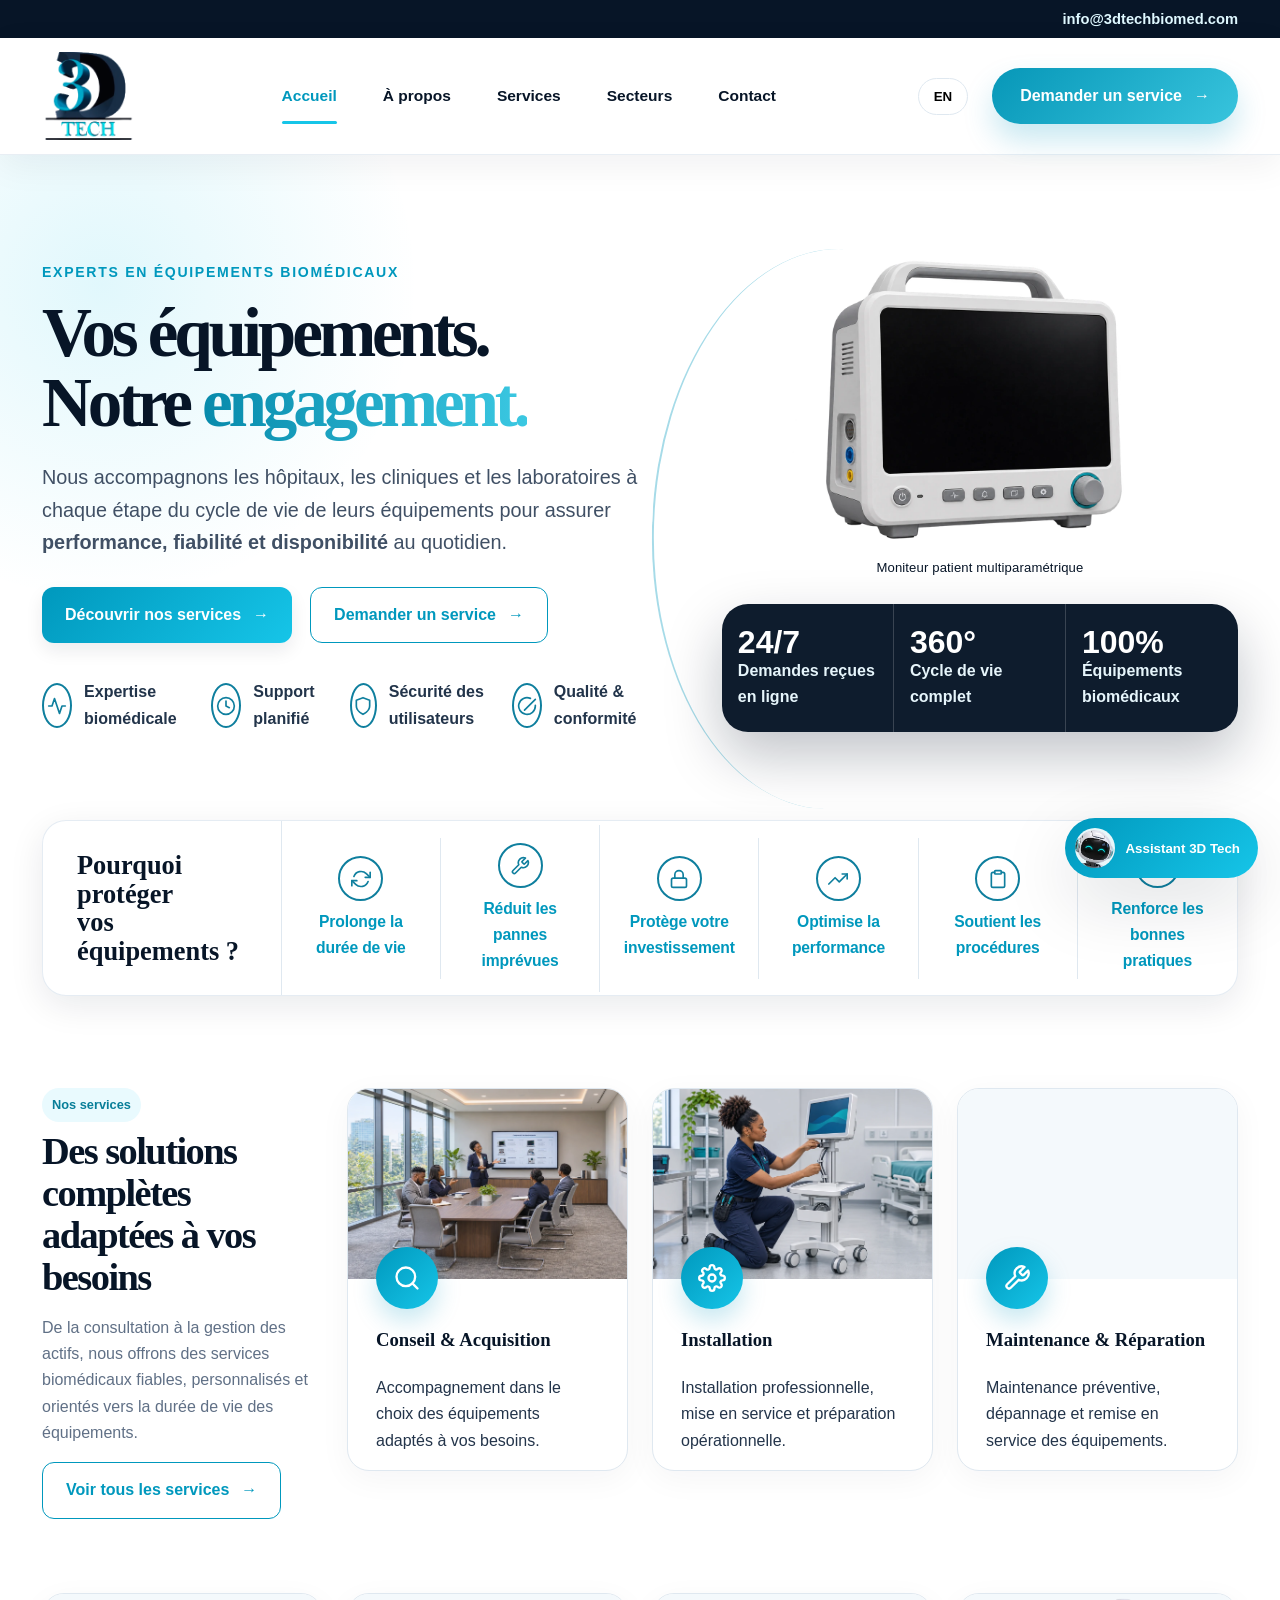
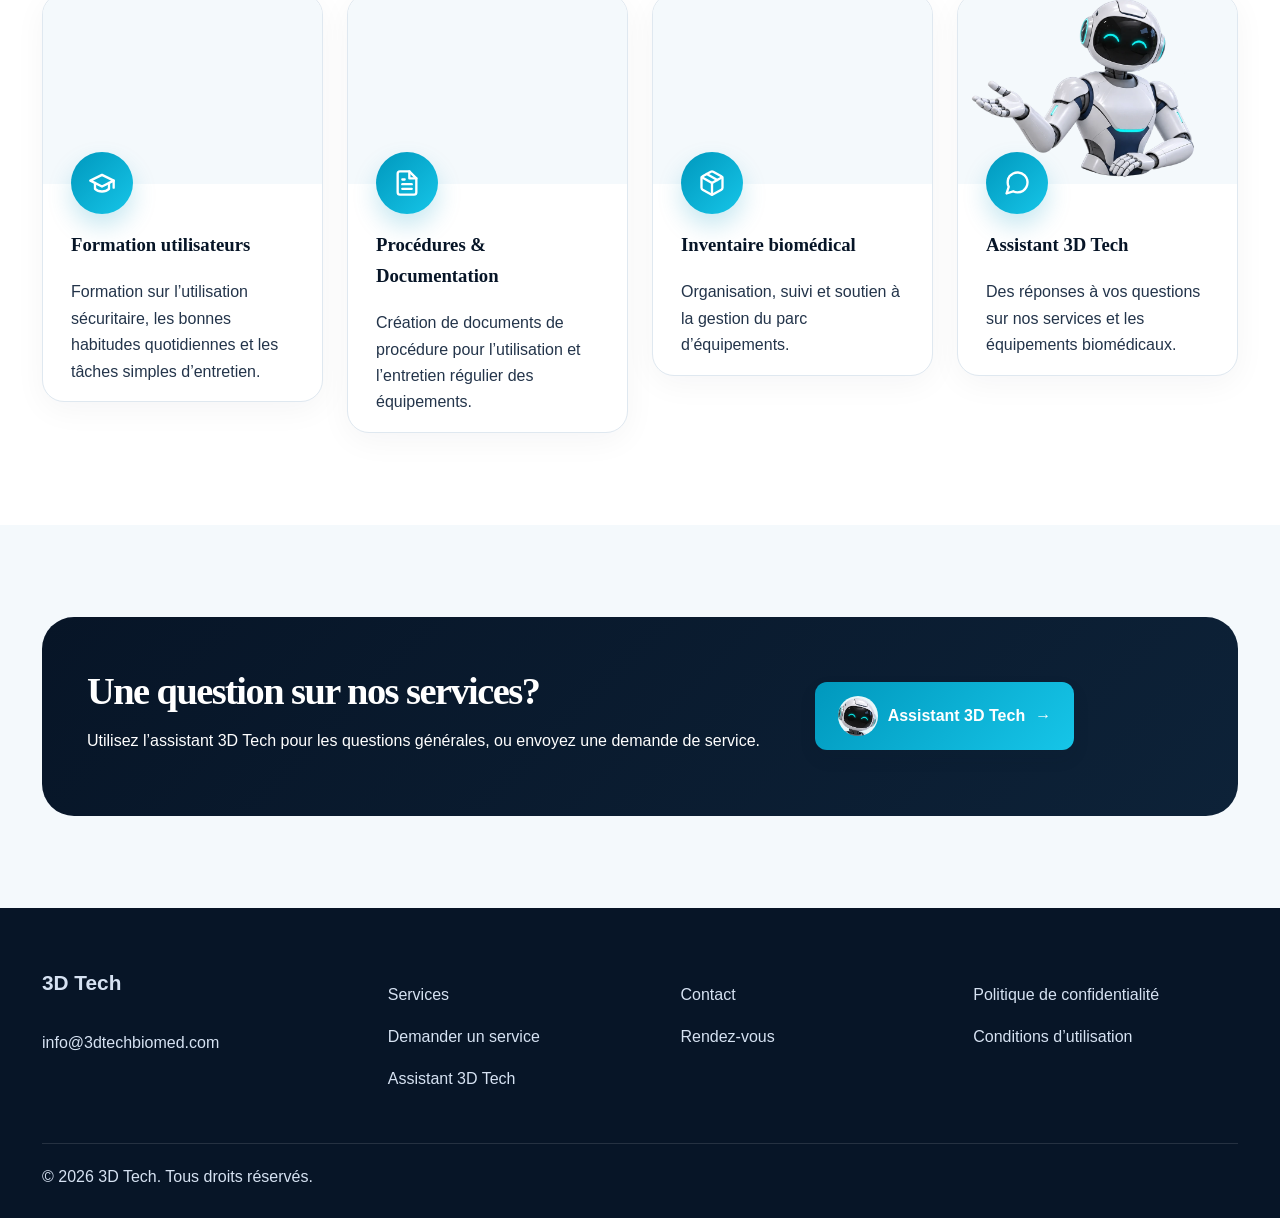
<file: index.html>
<!doctype html><html lang="fr"><head><meta charset="utf-8"><meta name="viewport" content="width=device-width,initial-scale=1"><meta http-equiv="Content-Security-Policy" content="default-src 'self'; script-src 'self'; style-src 'self' https://fonts.googleapis.com; font-src 'self' https://fonts.gstatic.com; img-src 'self' data:; connect-src 'self' https://formspree.io; form-action 'self' https://formspree.io; base-uri 'self'; object-src 'none'"><meta name="referrer" content="strict-origin-when-cross-origin"><meta name="description" content="Services biomédicaux : conseil, installation, maintenance, réparation et accompagnement des équipements."><title>Accueil | 3D Tech</title><link rel="preconnect" href="https://fonts.googleapis.com"><link rel="preconnect" href="https://fonts.gstatic.com" crossorigin><link href="https://fonts.googleapis.com/css2?family=Fraunces:opsz,wght@9..144,500;9..144,600;9..144,700&family=Manrope:wght@400;500;600;700;800;900&display=swap" rel="stylesheet"><link rel="stylesheet" href="assets/css/styles.css?v=2.7"><link rel="stylesheet" href="assets/css/hero-slideshow.css?v=2.6"><link rel="stylesheet" href="assets/css/service-images.css?v=1.3"></head><body><a class="skip-link" href="#main-content"><span data-lang="fr">Aller au contenu</span><span data-lang="en">Skip to content</span></a><div class="topbar"><div class="container topbar-inner"><span class="topbar-marquee"><span data-i18n="top_tag"></span></span><span class="topbar-email" data-i18n="top_email"></span></div></div><header class="header"><div class="container nav"><a class="brand" href="index.html" aria-label="3D Tech Home"><img src="assets/images/logo.png" alt="3D Tech logo"></a><nav id="primary-menu" class="menu" aria-label="Navigation principale" data-i18n-aria-label="main_navigation"><a href="index.html" class="active" data-i18n="nav_home"></a><a href="about.html" class="" data-i18n="nav_about"></a><a href="services.html" class="" data-i18n="nav_services"></a><a href="industries.html" class="" data-i18n="nav_industries"></a><a href="contact.html" class="" data-i18n="nav_contact"></a></nav><div class="actions"><button class="lang" type="button">EN</button><a class="btn secondary" href="request-service.html" data-i18n="request"></a><button class="mobile-toggle" type="button" aria-controls="primary-menu" aria-expanded="false" aria-label="Ouvrir le menu" data-i18n-aria-label="open_menu">☰</button></div></div></header><main id="main-content" tabindex="-1">
  <section class="hero">
    <div class="container">
      <div class="hero-copy">
        <div class="eyebrow" data-lang="fr">Experts en équipements biomédicaux</div>
        <div class="eyebrow" data-lang="en">Biomedical equipment experts</div>
        <h1 data-lang="fr">Vos équipements.<br>Notre <span class="accent-text">engagement.</span></h1>
        <h1 data-lang="en">Your equipment.<br>Our <span class="accent-text">commitment.</span></h1>
        <p class="lead" data-lang="fr">Nous accompagnons les hôpitaux, les cliniques et les laboratoires à chaque étape du cycle de vie de leurs équipements pour assurer <strong>performance, fiabilité et disponibilité</strong> au quotidien.</p>
        <p class="lead" data-lang="en">We support hospitals, clinics, and laboratories at every stage of the equipment lifecycle to help ensure daily <strong>performance, reliability, and availability</strong>.</p>
        <div class="hero-actions">
          <a class="btn secondary" href="services.html" data-lang="fr">Découvrir nos services</a>
          <a class="btn secondary" href="services.html" data-lang="en">Explore our services</a>
          <a class="btn ghost" href="request-service.html" data-i18n="request"></a>
        </div>
        <div class="trust-row">
          <div class="trust-item"><span class="trust-icon"><svg class="lucide-icon" viewBox="0 0 24 24" fill="none" stroke="currentColor" stroke-width="2" stroke-linecap="round" stroke-linejoin="round" aria-hidden="true"><polyline points="22 12 18 12 15 21 9 3 6 12 2 12"/></svg></span><span data-lang="fr">Expertise biomédicale</span><span data-lang="en">Biomedical expertise</span></div>
          <div class="trust-item"><span class="trust-icon"><svg class="lucide-icon" viewBox="0 0 24 24" fill="none" stroke="currentColor" stroke-width="2" stroke-linecap="round" stroke-linejoin="round" aria-hidden="true"><circle cx="12" cy="12" r="10"/><polyline points="12 6 12 12 16 14"/></svg></span><span data-lang="fr">Support planifié</span><span data-lang="en">Planned support</span></div>
          <div class="trust-item"><span class="trust-icon"><svg class="lucide-icon" viewBox="0 0 24 24" fill="none" stroke="currentColor" stroke-width="2" stroke-linecap="round" stroke-linejoin="round" aria-hidden="true"><path d="M12 22s8-4 8-10V5l-8-3-8 3v7c0 6 8 10 8 10z"/></svg></span><span data-lang="fr">Sécurité des utilisateurs</span><span data-lang="en">User safety focus</span></div>
          <div class="trust-item"><span class="trust-icon"><svg class="lucide-icon" viewBox="0 0 24 24" fill="none" stroke="currentColor" stroke-width="2" stroke-linecap="round" stroke-linejoin="round" aria-hidden="true"><path d="M22 11.08V12a10 10 0 1 1-5.93-9.14"/><polyline points="22 4 12 14.01 9 17.01"/></svg></span><span data-lang="fr">Qualité & conformité</span><span data-lang="en">Quality & compliance</span></div>
        </div>
      </div>
      <div class="hero-media">
        <div class="hero-visual hero-slideshow" role="region" aria-roledescription="carousel" aria-label="Équipements que nous entretenons">
          <figure class="hero-slide is-active" aria-hidden="false">
            <img src="assets/images/equipment/patient-monitor-transparent.webp" width="1200" height="800" fetchpriority="high" alt="Moniteur patient multiparamétrique" data-alt-fr="Moniteur patient multiparamétrique" data-alt-en="Multiparameter patient monitor">
            <figcaption><span data-lang="fr">Moniteur patient multiparamétrique</span><span data-lang="en">Multiparameter patient monitor</span></figcaption>
          </figure>
          <figure class="hero-slide" aria-hidden="true">
            <img src="assets/images/equipment/infusion-pump-transparent.webp" width="1200" height="800" decoding="async" alt="Pompe à perfusion volumétrique" data-alt-fr="Pompe à perfusion volumétrique" data-alt-en="Volumetric infusion pump">
            <figcaption><span data-lang="fr">Pompe à perfusion volumétrique</span><span data-lang="en">Volumetric infusion pump</span></figcaption>
          </figure>
          <figure class="hero-slide" aria-hidden="true">
            <img src="assets/images/equipment/syringe-pump-transparent.webp" width="1200" height="800" decoding="async" alt="Pousse-seringue" data-alt-fr="Pousse-seringue" data-alt-en="Syringe pump">
            <figcaption><span data-lang="fr">Pousse-seringue</span><span data-lang="en">Syringe pump</span></figcaption>
          </figure>
          <figure class="hero-slide" aria-hidden="true">
            <img src="assets/images/equipment/centrifuge-transparent.webp" width="1200" height="800" decoding="async" alt="Centrifugeuse" data-alt-fr="Centrifugeuse" data-alt-en="Centrifuge">
            <figcaption><span data-lang="fr">Centrifugeuse</span><span data-lang="en">Centrifuge</span></figcaption>
          </figure>
          <figure class="hero-slide" aria-hidden="true">
            <img src="assets/images/equipment/incubator-transparent.webp" width="1200" height="800" decoding="async" alt="Incubateur" data-alt-fr="Incubateur" data-alt-en="Incubator">
            <figcaption><span data-lang="fr">Incubateur</span><span data-lang="en">Incubator</span></figcaption>
          </figure>
          <figure class="hero-slide" aria-hidden="true">
            <img src="assets/images/equipment/microscope-transparent.webp" width="1200" height="800" decoding="async" alt="Microscope" data-alt-fr="Microscope" data-alt-en="Microscope">
            <figcaption><span data-lang="fr">Microscope</span><span data-lang="en">Microscope</span></figcaption>
          </figure>
          <figure class="hero-slide" aria-hidden="true">
            <img src="assets/images/equipment/autoclave-transparent.webp" width="1200" height="800" decoding="async" alt="Autoclave" data-alt-fr="Autoclave" data-alt-en="Autoclave">
            <figcaption><span data-lang="fr">Autoclave</span><span data-lang="en">Autoclave</span></figcaption>
          </figure>
          <figure class="hero-slide" aria-hidden="true">
            <img src="assets/images/equipment/ultralow-freezer-transparent.webp" width="1200" height="800" decoding="async" alt="Congélateur ultra-basse température" data-alt-fr="Congélateur ultra-basse température" data-alt-en="Ultra-low freezer">
            <figcaption><span data-lang="fr">Congélateur ultra-basse température</span><span data-lang="en">Ultra-low freezer</span></figcaption>
          </figure>
          <figure class="hero-slide" aria-hidden="true">
            <img src="assets/images/equipment/refrigerator-freezer-transparent.webp" width="1200" height="800" decoding="async" alt="Réfrigérateur / Congélateur" data-alt-fr="Réfrigérateur / Congélateur" data-alt-en="Refrigerator / Freezer">
            <figcaption><span data-lang="fr">Réfrigérateur / Congélateur</span><span data-lang="en">Refrigerator / Freezer</span></figcaption>
          </figure>
          <figure class="hero-slide" aria-hidden="true">
            <img src="assets/images/equipment/chemistry-analyzer-transparent.webp" width="1200" height="800" decoding="async" alt="Analyseur de biochimie" data-alt-fr="Analyseur de biochimie" data-alt-en="Clinical chemistry analyzer">
            <figcaption><span data-lang="fr">Analyseur de biochimie</span><span data-lang="en">Clinical chemistry analyzer</span></figcaption>
          </figure>
          <figure class="hero-slide" aria-hidden="true">
            <img src="assets/images/equipment/hematology-analyzer-transparent.webp" width="1200" height="800" decoding="async" alt="Analyseur d’hématologie" data-alt-fr="Analyseur d’hématologie" data-alt-en="Hematology analyzer">
            <figcaption><span data-lang="fr">Analyseur d’hématologie</span><span data-lang="en">Hematology analyzer</span></figcaption>
          </figure>
          <figure class="hero-slide" aria-hidden="true">
            <img src="assets/images/equipment/water-bath-transparent.webp" width="1200" height="800" decoding="async" alt="Bain-marie" data-alt-fr="Bain-marie" data-alt-en="Water bath">
            <figcaption><span data-lang="fr">Bain-marie</span><span data-lang="en">Water bath</span></figcaption>
          </figure>
          <figure class="hero-slide" aria-hidden="true">
            <img src="assets/images/equipment/hotplate-stirrer-transparent.webp" width="1200" height="800" decoding="async" alt="Agitateur magnétique avec plaque chauffante" data-alt-fr="Agitateur magnétique avec plaque chauffante" data-alt-en="Magnetic hotplate stirrer">
            <figcaption><span data-lang="fr">Agitateur magnétique avec plaque chauffante</span><span data-lang="en">Magnetic hotplate stirrer</span></figcaption>
          </figure>
          <figure class="hero-slide" aria-hidden="true">
            <img src="assets/images/equipment/vortex-mixer-transparent.webp" width="1200" height="800" decoding="async" alt="Agitateur vortex" data-alt-fr="Agitateur vortex" data-alt-en="Vortex mixer">
            <figcaption><span data-lang="fr">Agitateur vortex</span><span data-lang="en">Vortex mixer</span></figcaption>
          </figure>
          <figure class="hero-slide" aria-hidden="true">
            <img src="assets/images/equipment/analytical-balance-transparent.webp" width="1200" height="800" decoding="async" alt="Balance analytique" data-alt-fr="Balance analytique" data-alt-en="Analytical balance">
            <figcaption><span data-lang="fr">Balance analytique</span><span data-lang="en">Analytical balance</span></figcaption>
          </figure>
          <figure class="hero-slide" aria-hidden="true">
            <img src="assets/images/equipment/spectrophotometer-transparent.webp" width="1200" height="800" decoding="async" alt="Spectrophotomètre" data-alt-fr="Spectrophotomètre" data-alt-en="Spectrophotometer">
            <figcaption><span data-lang="fr">Spectrophotomètre</span><span data-lang="en">Spectrophotometer</span></figcaption>
          </figure>
          <figure class="hero-slide" aria-hidden="true">
            <img src="assets/images/equipment/microplate-reader-transparent.webp" width="1200" height="800" decoding="async" alt="Lecteur de microplaques" data-alt-fr="Lecteur de microplaques" data-alt-en="Microplate reader">
            <figcaption><span data-lang="fr">Lecteur de microplaques</span><span data-lang="en">Microplate reader</span></figcaption>
          </figure>
          <figure class="hero-slide" aria-hidden="true">
            <img src="assets/images/equipment/microplate-washer-transparent.webp" width="1200" height="800" decoding="async" alt="Laveur de microplaques" data-alt-fr="Laveur de microplaques" data-alt-en="Microplate washer">
            <figcaption><span data-lang="fr">Laveur de microplaques</span><span data-lang="en">Microplate washer</span></figcaption>
          </figure>
          <figure class="hero-slide" aria-hidden="true">
            <img src="assets/images/equipment/pcr-thermal-cycler-transparent.webp" width="1200" height="800" decoding="async" alt="Thermocycleur PCR" data-alt-fr="Thermocycleur PCR" data-alt-en="PCR thermal cycler">
            <figcaption><span data-lang="fr">Thermocycleur PCR</span><span data-lang="en">PCR thermal cycler</span></figcaption>
          </figure>
          <figure class="hero-slide" aria-hidden="true">
            <img src="assets/images/equipment/biosafety-cabinet-transparent.webp" width="1200" height="800" decoding="async" alt="Poste de sécurité microbiologique" data-alt-fr="Poste de sécurité microbiologique" data-alt-en="Biological safety cabinet">
            <figcaption><span data-lang="fr">Poste de sécurité microbiologique</span><span data-lang="en">Biological safety cabinet</span></figcaption>
          </figure>
          <figure class="hero-slide" aria-hidden="true">
            <img src="assets/images/equipment/pipettes-transparent.webp" width="1200" height="800" decoding="async" alt="Pipettes" data-alt-fr="Pipettes" data-alt-en="Pipettes">
            <figcaption><span data-lang="fr">Pipettes</span><span data-lang="en">Pipettes</span></figcaption>
          </figure>
          <figure class="hero-slide" aria-hidden="true">
            <img src="assets/images/equipment/ecg-machine-transparent.webp" width="1200" height="800" decoding="async" alt="Électrocardiographe (ECG)" data-alt-fr="Électrocardiographe (ECG)" data-alt-en="ECG machine (electrocardiograph)">
            <figcaption><span data-lang="fr">Électrocardiographe (ECG)</span><span data-lang="en">ECG machine (electrocardiograph)</span></figcaption>
          </figure>
          <figure class="hero-slide" aria-hidden="true">
            <img src="assets/images/equipment/suction-pump-transparent.webp" width="1200" height="800" decoding="async" alt="Aspirateur médical" data-alt-fr="Aspirateur médical" data-alt-en="Medical suction pump">
            <figcaption><span data-lang="fr">Aspirateur médical</span><span data-lang="en">Medical suction pump</span></figcaption>
          </figure>
          <figure class="hero-slide" aria-hidden="true">
            <img src="assets/images/equipment/ventilator-transparent.webp" width="1200" height="800" decoding="async" alt="Ventilateur médical (respirateur)" data-alt-fr="Ventilateur médical (respirateur)" data-alt-en="Mechanical ventilator">
            <figcaption><span data-lang="fr">Ventilateur médical (respirateur)</span><span data-lang="en">Mechanical ventilator</span></figcaption>
          </figure>
          <figure class="hero-slide" aria-hidden="true">
            <img src="assets/images/equipment/oxygen-concentrator-transparent.webp" width="1200" height="800" decoding="async" alt="Concentrateur d’oxygène" data-alt-fr="Concentrateur d’oxygène" data-alt-en="Oxygen concentrator">
            <figcaption><span data-lang="fr">Concentrateur d’oxygène</span><span data-lang="en">Oxygen concentrator</span></figcaption>
          </figure>
          <figure class="hero-slide" aria-hidden="true">
            <img src="assets/images/equipment/electrosurgical-unit-transparent.webp" width="1200" height="800" decoding="async" alt="Bistouri électrique" data-alt-fr="Bistouri électrique" data-alt-en="Electrosurgical unit">
            <figcaption><span data-lang="fr">Bistouri électrique</span><span data-lang="en">Electrosurgical unit</span></figcaption>
          </figure>
          <figure class="hero-slide" aria-hidden="true">
            <img src="assets/images/equipment/ultrasound-machine-black-screen-transparent.webp" width="1200" height="800" decoding="async" alt="Échographe" data-alt-fr="Échographe" data-alt-en="Ultrasound machine">
            <figcaption><span data-lang="fr">Échographe</span><span data-lang="en">Ultrasound machine</span></figcaption>
          </figure>
          <figure class="hero-slide" aria-hidden="true">
            <img src="assets/images/equipment/pulse-oximeter-transparent.webp" width="1200" height="800" decoding="async" alt="Oxymètre de pouls" data-alt-fr="Oxymètre de pouls" data-alt-en="Pulse oximeter">
            <figcaption><span data-lang="fr">Oxymètre de pouls</span><span data-lang="en">Pulse oximeter</span></figcaption>
          </figure>
          <figure class="hero-slide" aria-hidden="true">
            <img src="assets/images/equipment/blood-pressure-monitor-transparent.webp" width="1200" height="800" decoding="async" alt="Tensiomètre" data-alt-fr="Tensiomètre" data-alt-en="Blood pressure monitor">
            <figcaption><span data-lang="fr">Tensiomètre</span><span data-lang="en">Blood pressure monitor</span></figcaption>
          </figure>
          <figure class="hero-slide" aria-hidden="true">
            <img src="assets/images/equipment/fetal-monitor-transparent.webp" width="1200" height="800" decoding="async" alt="Moniteur fœtal (cardiotocographe)" data-alt-fr="Moniteur fœtal (cardiotocographe)" data-alt-en="Fetal monitor (cardiotocograph)">
            <figcaption><span data-lang="fr">Moniteur fœtal (cardiotocographe)</span><span data-lang="en">Fetal monitor (cardiotocograph)</span></figcaption>
          </figure>
          <figure class="hero-slide" aria-hidden="true">
            <img src="assets/images/equipment/neonatal-incubator-transparent.webp" width="1200" height="800" decoding="async" alt="Incubateur néonatal" data-alt-fr="Incubateur néonatal" data-alt-en="Neonatal incubator">
            <figcaption><span data-lang="fr">Incubateur néonatal</span><span data-lang="en">Neonatal incubator</span></figcaption>
          </figure>
          <figure class="hero-slide" aria-hidden="true">
            <img src="assets/images/equipment/infant-radiant-warmer-transparent.webp" width="1200" height="800" decoding="async" alt="Table radiante néonatale" data-alt-fr="Table radiante néonatale" data-alt-en="Infant radiant warmer">
            <figcaption><span data-lang="fr">Table radiante néonatale</span><span data-lang="en">Infant radiant warmer</span></figcaption>
          </figure>
          <figure class="hero-slide" aria-hidden="true">
            <img src="assets/images/equipment/neonatal-phototherapy-lamp-transparent.webp" width="1200" height="800" decoding="async" alt="Lampe de photothérapie néonatale" data-alt-fr="Lampe de photothérapie néonatale" data-alt-en="Neonatal phototherapy lamp">
            <figcaption><span data-lang="fr">Lampe de photothérapie néonatale</span><span data-lang="en">Neonatal phototherapy lamp</span></figcaption>
          </figure>
          <figure class="hero-slide" aria-hidden="true">
            <img src="assets/images/equipment/examination-light-transparent.webp" width="1200" height="800" decoding="async" alt="Lampe d’examen médical" data-alt-fr="Lampe d’examen médical" data-alt-en="Medical examination light">
            <figcaption><span data-lang="fr">Lampe d’examen médical</span><span data-lang="en">Medical examination light</span></figcaption>
          </figure>
          <figure class="hero-slide" aria-hidden="true">
            <img src="assets/images/equipment/electric-examination-table-transparent.webp" width="1200" height="800" decoding="async" alt="Table d’examen électrique" data-alt-fr="Table d’examen électrique" data-alt-en="Electric examination table">
            <figcaption><span data-lang="fr">Table d’examen électrique</span><span data-lang="en">Electric examination table</span></figcaption>
          </figure>
          <figure class="hero-slide" aria-hidden="true">
            <img src="assets/images/equipment/electric-hospital-bed-transparent.webp" width="1200" height="800" decoding="async" alt="Lit hospitalier électrique" data-alt-fr="Lit hospitalier électrique" data-alt-en="Electric hospital bed">
            <figcaption><span data-lang="fr">Lit hospitalier électrique</span><span data-lang="en">Electric hospital bed</span></figcaption>
          </figure>
          <figure class="hero-slide" aria-hidden="true">
            <img src="assets/images/equipment/patient-lift-transparent.webp" width="1200" height="800" decoding="async" alt="Lève-personne électrique" data-alt-fr="Lève-personne électrique" data-alt-en="Electric patient lift">
            <figcaption><span data-lang="fr">Lève-personne électrique</span><span data-lang="en">Electric patient lift</span></figcaption>
          </figure>
          <figure class="hero-slide" aria-hidden="true">
            <img src="assets/images/equipment/ultrasonic-cleaner-transparent.webp" width="1200" height="800" decoding="async" alt="Nettoyeur à ultrasons" data-alt-fr="Nettoyeur à ultrasons" data-alt-en="Ultrasonic cleaner">
            <figcaption><span data-lang="fr">Nettoyeur à ultrasons</span><span data-lang="en">Ultrasonic cleaner</span></figcaption>
          </figure>
          <figure class="hero-slide" aria-hidden="true">
            <img src="assets/images/equipment/washer-disinfector-transparent.webp" width="1200" height="800" decoding="async" alt="Laveur-désinfecteur d’instruments médicaux" data-alt-fr="Laveur-désinfecteur d’instruments médicaux" data-alt-en="Medical instrument washer-disinfector">
            <figcaption><span data-lang="fr">Laveur-désinfecteur d’instruments médicaux</span><span data-lang="en">Medical instrument washer-disinfector</span></figcaption>
          </figure>
          <figure class="hero-slide" aria-hidden="true">
            <img src="assets/images/equipment/laboratory-drying-oven-transparent.webp" width="1200" height="800" decoding="async" alt="Étuve de séchage" data-alt-fr="Étuve de séchage" data-alt-en="Drying oven">
            <figcaption><span data-lang="fr">Étuve de séchage</span><span data-lang="en">Drying oven</span></figcaption>
          </figure>
          <figure class="hero-slide" aria-hidden="true">
            <img src="assets/images/equipment/orbital-shaker-transparent.webp" width="1200" height="800" decoding="async" alt="Agitateur orbital" data-alt-fr="Agitateur orbital" data-alt-en="Orbital shaker">
            <figcaption><span data-lang="fr">Agitateur orbital</span><span data-lang="en">Orbital shaker</span></figcaption>
          </figure>
          <figure class="hero-slide" aria-hidden="true">
            <img src="assets/images/equipment/laboratory-ph-meter-transparent.webp" width="1200" height="800" decoding="async" alt="pH-mètre" data-alt-fr="pH-mètre" data-alt-en="pH meter">
            <figcaption><span data-lang="fr">pH-mètre</span><span data-lang="en">pH meter</span></figcaption>
          </figure>
          <figure class="hero-slide" aria-hidden="true">
            <img src="assets/images/equipment/laboratory-water-purification-transparent.webp" width="1200" height="800" decoding="async" alt="Système de purification d’eau" data-alt-fr="Système de purification d’eau" data-alt-en="Water purification system">
            <figcaption><span data-lang="fr">Système de purification d’eau</span><span data-lang="en">Water purification system</span></figcaption>
          </figure>
          <figure class="hero-slide" aria-hidden="true">
            <img src="assets/images/equipment/laboratory-vacuum-pump-transparent.webp" width="1200" height="800" decoding="async" alt="Pompe à vide" data-alt-fr="Pompe à vide" data-alt-en="Vacuum pump">
            <figcaption><span data-lang="fr">Pompe à vide</span><span data-lang="en">Vacuum pump</span></figcaption>
          </figure>
          <figure class="hero-slide" aria-hidden="true">
            <img src="assets/images/equipment/dry-block-heater-transparent.webp" width="1200" height="800" decoding="async" alt="Bloc chauffant" data-alt-fr="Bloc chauffant" data-alt-en="Dry block heater">
            <figcaption><span data-lang="fr">Bloc chauffant</span><span data-lang="en">Dry block heater</span></figcaption>
          </figure>
          <figure class="hero-slide" aria-hidden="true">
            <img src="assets/images/equipment/laboratory-homogenizer-transparent.webp" width="1200" height="800" decoding="async" alt="Homogénéisateur" data-alt-fr="Homogénéisateur" data-alt-en="Homogenizer">
            <figcaption><span data-lang="fr">Homogénéisateur</span><span data-lang="en">Homogenizer</span></figcaption>
          </figure>
          <figure class="hero-slide" aria-hidden="true">
            <img src="assets/images/equipment/laboratory-peristaltic-pump-transparent.webp" width="1200" height="800" decoding="async" alt="Pompe péristaltique" data-alt-fr="Pompe péristaltique" data-alt-en="Peristaltic pump">
            <figcaption><span data-lang="fr">Pompe péristaltique</span><span data-lang="en">Peristaltic pump</span></figcaption>
          </figure>
          <figure class="hero-slide" aria-hidden="true">
            <img src="assets/images/equipment/electrophoresis-system-transparent.webp" width="1200" height="800" decoding="async" alt="Système d’électrophorèse" data-alt-fr="Système d’électrophorèse" data-alt-en="Electrophoresis system">
            <figcaption><span data-lang="fr">Système d’électrophorèse</span><span data-lang="en">Electrophoresis system</span></figcaption>
          </figure>
          <figure class="hero-slide" aria-hidden="true">
            <img src="assets/images/equipment/laboratory-colony-counter-transparent.webp" width="1200" height="800" decoding="async" alt="Compteur de colonies" data-alt-fr="Compteur de colonies" data-alt-en="Colony counter">
            <figcaption><span data-lang="fr">Compteur de colonies</span><span data-lang="en">Colony counter</span></figcaption>
          </figure>
          <figure class="hero-slide" aria-hidden="true">
            <img src="assets/images/equipment/temperature-monitoring-system-laptop-transparent.webp" width="1200" height="800" decoding="async" alt="Système de surveillance de la température" data-alt-fr="Système de surveillance de la température" data-alt-en="Temperature monitoring system">
            <figcaption><span data-lang="fr">Système de surveillance de la température</span><span data-lang="en">Temperature monitoring system</span></figcaption>
          </figure>
        </div>
        <div class="hero-stats">
          <div class="stat"><strong>24/7</strong><span data-lang="fr">Demandes reçues en ligne</span><span data-lang="en">Online requests</span></div>
          <div class="stat"><strong>360°</strong><span data-lang="fr">Cycle de vie complet</span><span data-lang="en">Full lifecycle</span></div>
          <div class="stat"><strong>100%</strong><span data-lang="fr">Équipements biomédicaux</span><span data-lang="en">Biomedical equipment</span></div>
        </div>
      </div>
    </div>
  </section>
  <section class="benefit-strip">
    <div class="container">
      <div class="benefit-card">
        <div class="benefit-title" data-lang="fr">Pourquoi protéger<br>vos équipements ?</div>
        <div class="benefit-title" data-lang="en">Why protect<br>your equipment?</div>
        <div class="benefit"><span class="benefit-icon"><svg class="lucide-icon" viewBox="0 0 24 24" fill="none" stroke="currentColor" stroke-width="2" stroke-linecap="round" stroke-linejoin="round" aria-hidden="true"><polyline points="23 4 23 10 17 10"/><polyline points="1 20 1 14 7 14"/><path d="M3.51 9a9 9 0 0 1 14.85-3.36L23 10M1 14l4.64 4.36A9 9 0 0 0 20.49 15"/></svg></span><span data-lang="fr">Prolonge la durée de vie</span><span data-lang="en">Extends equipment life</span></div>
        <div class="benefit"><span class="benefit-icon"><svg class="lucide-icon" viewBox="0 0 24 24" fill="none" stroke="currentColor" stroke-width="2" stroke-linecap="round" stroke-linejoin="round" aria-hidden="true"><path d="M14.7 6.3a1 1 0 0 0 0 1.4l1.6 1.6a1 1 0 0 0 1.4 0l3.77-3.77a6 6 0 0 1-7.94 7.94l-6.91 6.91a2.12 2.12 0 0 1-3-3l6.91-6.91a6 6 0 0 1 7.94-7.94l-3.76 3.76z"/></svg></span><span data-lang="fr">Réduit les pannes imprévues</span><span data-lang="en">Reduces unexpected downtime</span></div>
        <div class="benefit"><span class="benefit-icon"><svg class="lucide-icon" viewBox="0 0 24 24" fill="none" stroke="currentColor" stroke-width="2" stroke-linecap="round" stroke-linejoin="round" aria-hidden="true"><rect x="3" y="11" width="18" height="11" rx="2" ry="2"/><path d="M7 11V7a5 5 0 0 1 10 0v4"/></svg></span><span data-lang="fr">Protège votre investissement</span><span data-lang="en">Protects your investment</span></div>
        <div class="benefit"><span class="benefit-icon"><svg class="lucide-icon" viewBox="0 0 24 24" fill="none" stroke="currentColor" stroke-width="2" stroke-linecap="round" stroke-linejoin="round" aria-hidden="true"><polyline points="23 6 13.5 15.5 8.5 10.5 1 18"/><polyline points="17 6 23 6 23 12"/></svg></span><span data-lang="fr">Optimise la performance</span><span data-lang="en">Optimizes performance</span></div>
        <div class="benefit"><span class="benefit-icon"><svg class="lucide-icon" viewBox="0 0 24 24" fill="none" stroke="currentColor" stroke-width="2" stroke-linecap="round" stroke-linejoin="round" aria-hidden="true"><path d="M16 4h2a2 2 0 0 1 2 2v14a2 2 0 0 1-2 2H6a2 2 0 0 1-2-2V6a2 2 0 0 1 2-2h2"/><rect x="8" y="2" width="8" height="4" rx="1" ry="1"/></svg></span><span data-lang="fr">Soutient les procédures</span><span data-lang="en">Supports procedures</span></div>
        <div class="benefit"><span class="benefit-icon"><svg class="lucide-icon" viewBox="0 0 24 24" fill="none" stroke="currentColor" stroke-width="2" stroke-linecap="round" stroke-linejoin="round" aria-hidden="true"><path d="M20.84 4.61a5.5 5.5 0 0 0-7.78 0L12 5.67l-1.06-1.06a5.5 5.5 0 0 0-7.78 7.78l1.06 1.06L12 21.23l7.78-7.78 1.06-1.06a5.5 5.5 0 0 0 0-7.78z"/></svg></span><span data-lang="fr">Renforce les bonnes pratiques</span><span data-lang="en">Strengthens daily habits</span></div>
      </div>
    </div>
  </section>
  <section class="section">
    <div class="container">
      <div class="grid grid-4 grid-align-start">
        <div class="section-head">
          <span class="badge" data-lang="fr">Nos services</span><span class="badge" data-lang="en">Our services</span>
          <h2 data-lang="fr">Des solutions complètes adaptées à vos besoins</h2>
          <h2 data-lang="en">Complete solutions tailored to your needs</h2>
          <p class="muted" data-lang="fr">De la consultation à la gestion des actifs, nous offrons des services biomédicaux fiables, personnalisés et orientés vers la durée de vie des équipements.</p>
          <p class="muted" data-lang="en">From consulting to asset management, we provide reliable, tailored biomedical services focused on equipment longevity.</p>
          <p><a href="services.html" class="btn ghost" data-lang="fr">Voir tous les services</a><a href="services.html" class="btn ghost" data-lang="en">View all services</a></p>
        </div>
        <div class="card service-card"><div class="service-visual service-visual--pair"><img src="assets/images/services/consulting-approved-meeting.webp" width="1439" height="810" alt="" loading="eager" decoding="async"><img src="assets/images/services/consulting-approved-onsite.webp" width="1439" height="810" alt="" loading="eager" decoding="async"></div><div class="icon"><svg class="lucide-icon" viewBox="0 0 24 24" fill="none" stroke="currentColor" stroke-width="2" stroke-linecap="round" stroke-linejoin="round" aria-hidden="true"><circle cx="11" cy="11" r="8"/><line x1="21" y1="21" x2="16.65" y2="16.65"/></svg></div><h3 data-lang="fr">Conseil & Acquisition</h3><h3 data-lang="en">Consulting & Procurement</h3><p data-lang="fr">Accompagnement dans le choix des équipements adaptés à vos besoins.</p><p data-lang="en">Support in selecting equipment aligned with your operational needs.</p></div>
        <div class="card service-card"><div class="service-visual service-visual--quad"><img src="assets/images/services/installation-approved-monitor.webp" width="1439" height="810" alt="" loading="eager" decoding="async"><img src="assets/images/services/installation-approved-incinerator.webp" width="1436" height="810" alt="" loading="eager" decoding="async"><img src="assets/images/services/installation-approved-oxygen-generator.webp" width="1439" height="810" alt="" loading="eager" decoding="async"><img src="assets/images/services/installation-approved-lab-analyzer.webp" width="1439" height="810" alt="" loading="eager" decoding="async"></div><div class="icon"><svg class="lucide-icon" viewBox="0 0 24 24" fill="none" stroke="currentColor" stroke-width="2" stroke-linecap="round" stroke-linejoin="round" aria-hidden="true"><path d="M12 15a3 3 0 1 0 0-6 3 3 0 0 0 0 6z"/><path d="M19.4 15a1.65 1.65 0 0 0 .33 1.82l.06.06a2 2 0 1 1-2.83 2.83l-.06-.06a1.65 1.65 0 0 0-1.82-.33 1.65 1.65 0 0 0-1 1.51V21a2 2 0 0 1-4 0v-.09A1.65 1.65 0 0 0 9 19.4a1.65 1.65 0 0 0-1.82.33l-.06.06a2 2 0 1 1-2.83-2.83l.06-.06a1.65 1.65 0 0 0 .33-1.82 1.65 1.65 0 0 0-1.51-1H3a2 2 0 0 1 0-4h.09A1.65 1.65 0 0 0 4.6 9a1.65 1.65 0 0 0-.33-1.82l-.06-.06a2 2 0 1 1 2.83-2.83l.06.06a1.65 1.65 0 0 0 1.82.33H9a1.65 1.65 0 0 0 1-1.51V3a2 2 0 0 1 4 0v.09a1.65 1.65 0 0 0 1 1.51 1.65 1.65 0 0 0 1.82-.33l.06-.06a2 2 0 1 1 2.83 2.83l-.06.06a1.65 1.65 0 0 0-.33 1.82V9a1.65 1.65 0 0 0 1.51 1H21a2 2 0 0 1 0 4h-.09a1.65 1.65 0 0 0-1.51 1z"/></svg></div><h3 data-lang="fr">Installation</h3><h3 data-lang="en">Installation</h3><p data-lang="fr">Installation professionnelle, mise en service et préparation opérationnelle.</p><p data-lang="en">Professional installation, commissioning, and operational readiness.</p></div>
        <div class="card service-card"><div class="service-visual service-visual--pair"><img src="assets/images/services/repair-approved-centrifuge.webp" width="1439" height="810" alt="" loading="eager" decoding="async"><img src="assets/images/services/maintenance-approved-ultralow.webp" width="1439" height="810" alt="" loading="eager" decoding="async"></div><div class="icon"><svg class="lucide-icon" viewBox="0 0 24 24" fill="none" stroke="currentColor" stroke-width="2" stroke-linecap="round" stroke-linejoin="round" aria-hidden="true"><path d="M14.7 6.3a1 1 0 0 0 0 1.4l1.6 1.6a1 1 0 0 0 1.4 0l3.77-3.77a6 6 0 0 1-7.94 7.94l-6.91 6.91a2.12 2.12 0 0 1-3-3l6.91-6.91a6 6 0 0 1 7.94-7.94l-3.76 3.76z"/></svg></div><h3 data-lang="fr">Maintenance & Réparation</h3><h3 data-lang="en">Maintenance & Repair</h3><p data-lang="fr">Maintenance préventive, dépannage et remise en service des équipements.</p><p data-lang="en">Preventive maintenance, troubleshooting, and return-to-service support.</p></div>
        <div class="card service-card"><div class="service-visual"><img src="assets/images/services/training-approved-microscope-cleaning.webp" width="1439" height="810" alt="" loading="lazy" decoding="async"></div><div class="icon"><svg class="lucide-icon" viewBox="0 0 24 24" fill="none" stroke="currentColor" stroke-width="2" stroke-linecap="round" stroke-linejoin="round" aria-hidden="true"><path d="M22 10 12 5 2 10l10 5 10-5z"/><path d="M6 12v5c3 3 9 3 12 0v-5"/><path d="M22 10v6"/></svg></div><h3 data-lang="fr">Formation utilisateurs</h3><h3 data-lang="en">User training</h3><p data-lang="fr">Formation sur l’utilisation sécuritaire, les bonnes habitudes quotidiennes et les tâches simples d’entretien.</p><p data-lang="en">Training on safe use, daily good habits, and basic maintenance tasks.</p></div>
        <div class="card service-card"><div class="service-visual service-visual--pair"><img src="assets/images/services/documentation-approved-explanation.webp" width="1439" height="810" alt="" loading="eager" decoding="async"><img src="assets/images/services/documentation-approved-handover.webp" width="1439" height="810" alt="" loading="eager" decoding="async"></div><div class="icon"><svg class="lucide-icon" viewBox="0 0 24 24" fill="none" stroke="currentColor" stroke-width="2" stroke-linecap="round" stroke-linejoin="round" aria-hidden="true"><path d="M14 2H6a2 2 0 0 0-2 2v16a2 2 0 0 0 2 2h12a2 2 0 0 0 2-2V8z"/><polyline points="14 2 14 8 20 8"/><line x1="16" y1="13" x2="8" y2="13"/><line x1="16" y1="17" x2="8" y2="17"/><polyline points="10 9 9 9 8 9"/></svg></div><h3 data-lang="fr">Procédures & Documentation</h3><h3 data-lang="en">Procedures & Documentation</h3><p data-lang="fr">Création de documents de procédure pour l’utilisation et l’entretien régulier des équipements.</p><p data-lang="en">Creation of procedure documents for equipment use and regular maintenance.</p></div>
        <div class="card service-card"><div class="service-visual service-visual--pair"><img src="assets/images/services/inventory-approved-storage.webp" width="1439" height="810" alt="" loading="eager" decoding="async"><img src="assets/images/services/inventory-approved-onsite-tagging.webp" width="1439" height="810" alt="" loading="eager" decoding="async"></div><div class="icon"><svg class="lucide-icon" viewBox="0 0 24 24" fill="none" stroke="currentColor" stroke-width="2" stroke-linecap="round" stroke-linejoin="round" aria-hidden="true"><path d="M16.5 9.4 7.55 4.24"/><path d="M21 16V8a2 2 0 0 0-1-1.73l-7-4a2 2 0 0 0-2 0l-7 4A2 2 0 0 0 3 8v8a2 2 0 0 0 1 1.73l7 4a2 2 0 0 0 2 0l7-4A2 2 0 0 0 21 16z"/><polyline points="3.29 7 12 12 20.71 7"/><line x1="12" y1="22" x2="12" y2="12"/></svg></div><h3 data-lang="fr">Inventaire biomédical</h3><h3 data-lang="en">Biomedical inventory</h3><p data-lang="fr">Organisation, suivi et soutien à la gestion du parc d’équipements.</p><p data-lang="en">Organization, tracking, and support for equipment asset management.</p></div>
        <div class="card service-card"><div class="service-visual"><img src="assets/images/services/assistant-approved-robot.webp" width="960" height="640" alt="" loading="lazy" decoding="async"></div><div class="icon"><svg class="lucide-icon" viewBox="0 0 24 24" fill="none" stroke="currentColor" stroke-width="2" stroke-linecap="round" stroke-linejoin="round" aria-hidden="true"><path d="M21 11.5a8.38 8.38 0 0 1-.9 3.8 8.5 8.5 0 0 1-7.6 4.7 8.38 8.38 0 0 1-3.8-.9L3 21l1.9-5.7a8.38 8.38 0 0 1-.9-3.8 8.5 8.5 0 0 1 4.7-7.6 8.38 8.38 0 0 1 3.8-.9h.5a8.48 8.48 0 0 1 8 8v.5z"/></svg></div><h3 data-lang="fr">Assistant 3D Tech</h3><h3 data-lang="en">Ask 3D Tech</h3><p data-lang="fr">Des réponses à vos questions sur nos services et les équipements biomédicaux.</p><p data-lang="en">Answers to your questions about our services and the biomedical equipment we support.</p></div>
      </div>
    </div>
  </section>
  <section class="section alt"><div class="container"><div class="banner"><div><h2 data-lang="fr">Une question sur nos services?</h2><h2 data-lang="en">Have a question about our services?</h2><p data-lang="fr">Utilisez l’assistant 3D Tech pour les questions générales, ou envoyez une demande de service.</p><p data-lang="en">Use the 3D Tech Assistant for general questions, or submit a service request.</p></div><div><a class="btn secondary" href="assistant.html" data-i18n="nav_assistant">Ask 3D Tech</a></div></div></div></section>
</main><footer class="footer"><div class="container"><div class="footer-grid"><div><a class="footer-brand" href="index.html">3D Tech</a><p><a href="mailto:info@3dtechbiomed.com">info@3dtechbiomed.com</a></p></div><div><p><a href="services.html" data-i18n="nav_services"></a></p><p><a href="request-service.html" data-i18n="request"></a></p><p><a href="assistant.html" data-i18n="nav_assistant"></a></p></div><div><p><a href="contact.html" data-i18n="nav_contact"></a></p><p><a href="appointment.html" data-lang="fr">Rendez-vous</a><a href="appointment.html" data-lang="en">Appointment</a></p></div><div><p><a href="privacy.html" data-i18n="privacy">Politique de confidentialité</a></p><p><a href="terms.html" data-i18n="terms">Conditions d’utilisation</a></p></div></div><div class="footer-bottom"><a href="index.html">© 2026 3D Tech. <span data-i18n="rights"></span></a></div></div></footer><button class="assistant-fab" aria-controls="assistant-panel" aria-expanded="false" type="button" data-i18n="assistant_title">Ask 3D Tech</button><section id="assistant-panel" class="assistant-panel" aria-label="3D Tech assistant"><div class="assistant-head"><strong data-i18n="assistant_title"></strong><button class="close" type="button" aria-label="Fermer l’assistant" data-i18n-aria-label="close_assistant">×</button></div><div id="assistantBody" class="assistant-body"><div class="msg bot" data-i18n="assistant_intro"></div></div><form id="assistantForm" class="assistant-input"><input id="assistantInput" aria-label="Posez une question sur les services 3D Tech" data-i18n-aria-label="assistant_question" data-i18n-placeholder="assistant_placeholder" autocomplete="off"><button class="btn secondary" type="submit" data-i18n="send"></button></form></section><script src="assets/js/assistant-documents.js?v=1.5"></script><script src="assets/js/assistant-search.js?v=1.3"></script><script src="assets/js/assistant-policy.js?v=1.5"></script><script src="assets/js/main.js?v=4.5"></script><script src="assets/js/hero-slideshow.js?v=2.1"></script></body></html>
</file>
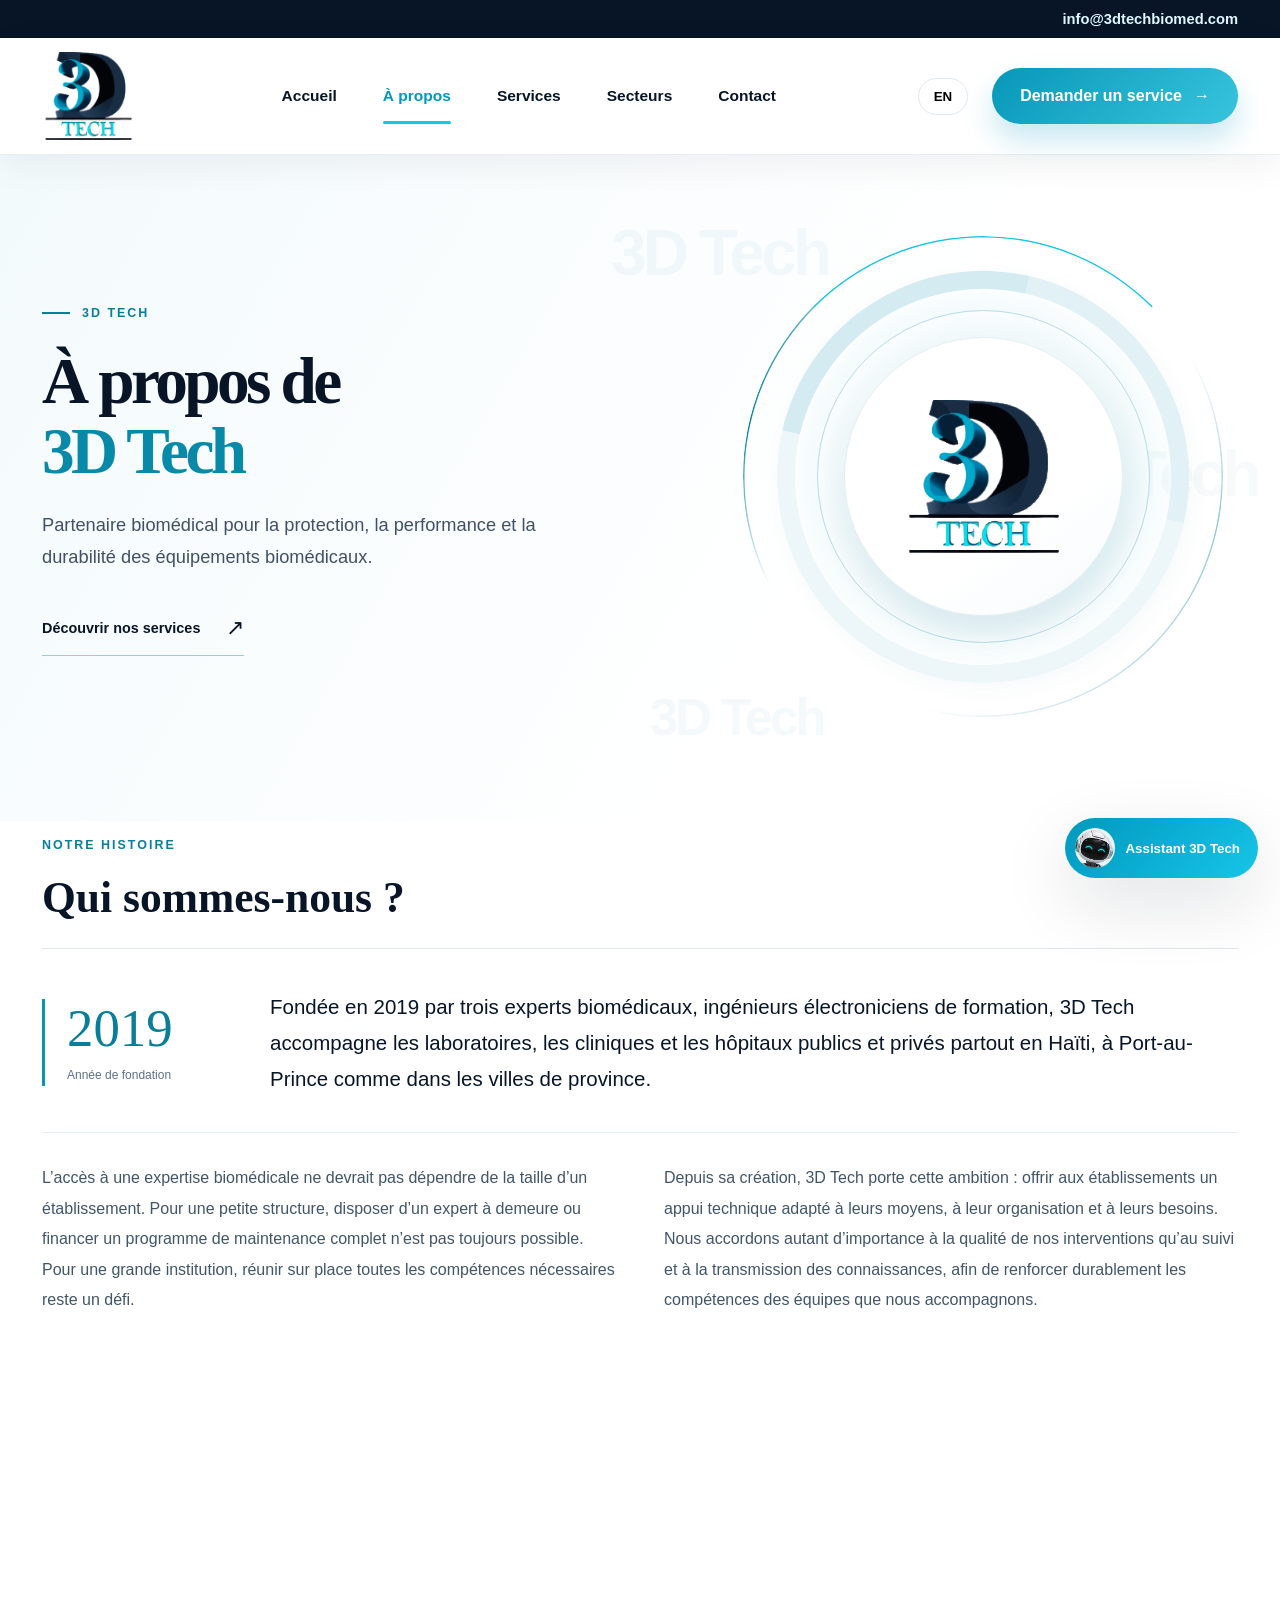
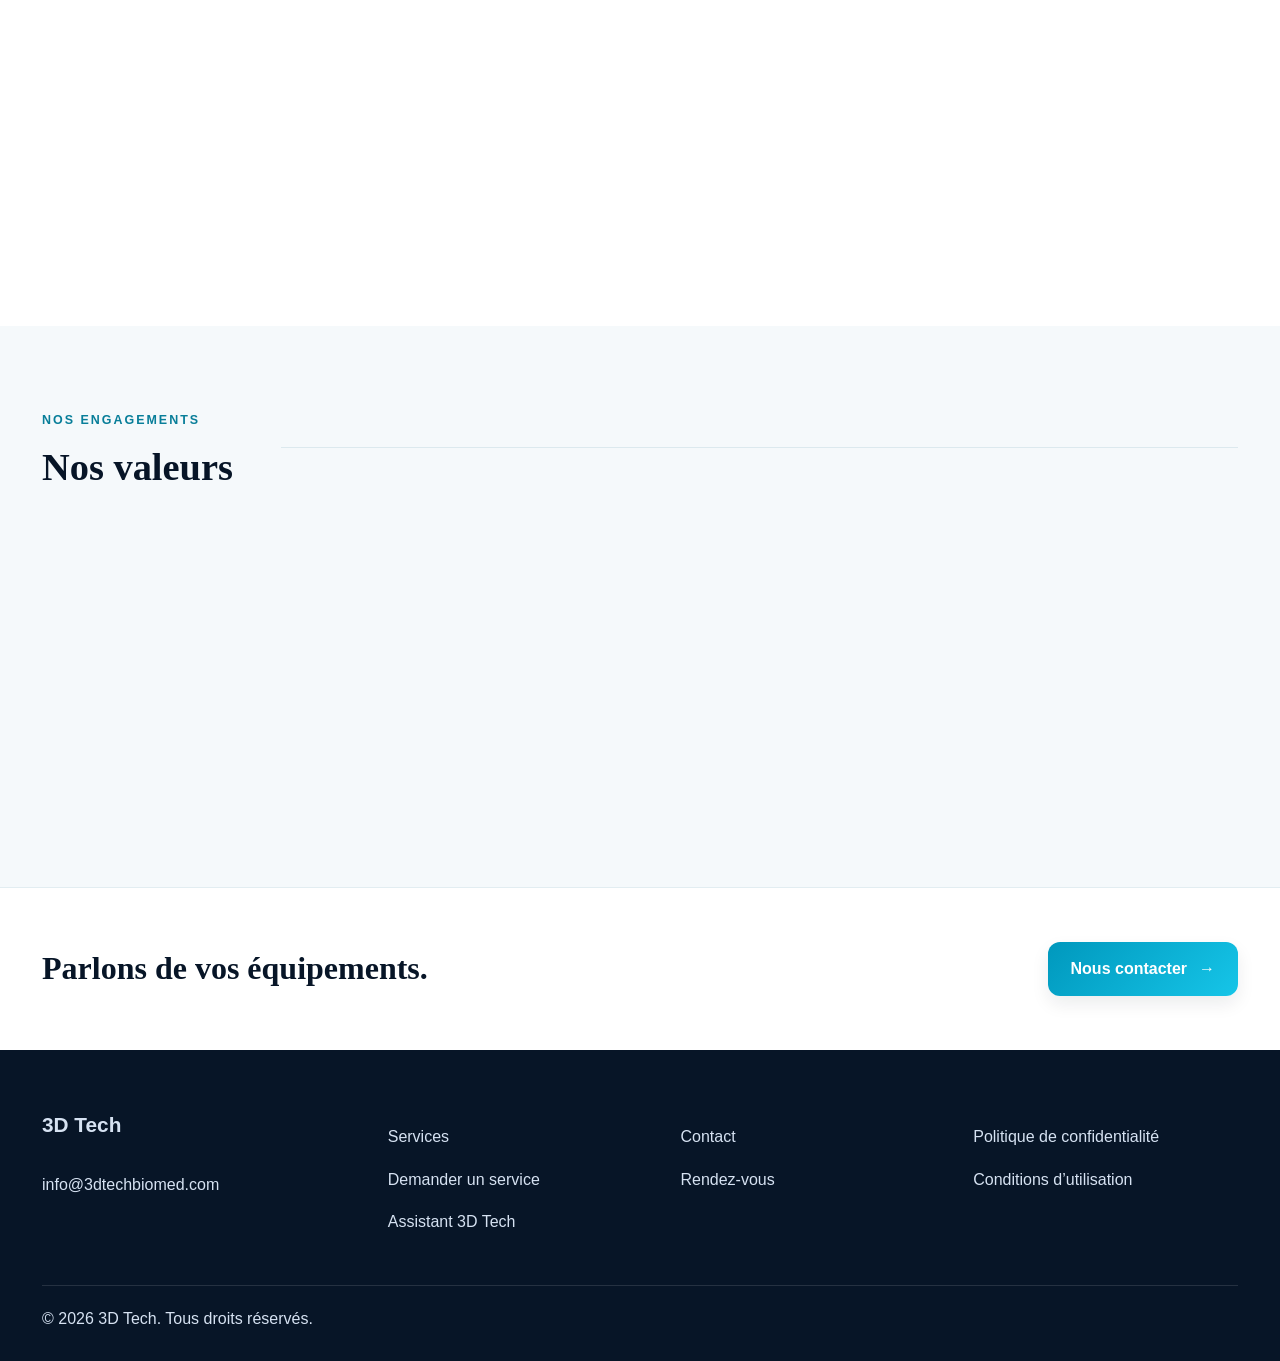
<file: about.html>
<!doctype html><html lang="fr"><head><meta charset="utf-8"><meta name="viewport" content="width=device-width,initial-scale=1"><meta http-equiv="Content-Security-Policy" content="default-src 'self'; script-src 'self'; style-src 'self' https://fonts.googleapis.com; font-src 'self' https://fonts.gstatic.com; img-src 'self' data:; connect-src 'self' https://formspree.io; form-action 'self' https://formspree.io; base-uri 'self'; object-src 'none'"><meta name="referrer" content="strict-origin-when-cross-origin"><meta name="description" content="Découvrez 3D Tech et notre engagement pour les équipements des hôpitaux, cliniques et laboratoires."><title>À propos | 3D Tech</title><link rel="preconnect" href="https://fonts.googleapis.com"><link rel="preconnect" href="https://fonts.gstatic.com" crossorigin><link href="https://fonts.googleapis.com/css2?family=Fraunces:opsz,wght@9..144,500;9..144,600;9..144,700&family=Manrope:wght@400;500;600;700;800;900&display=swap" rel="stylesheet"><link rel="stylesheet" href="assets/css/styles.css?v=2.7"><link rel="stylesheet" href="assets/css/about.css?v=2.0"></head><body><a class="skip-link" href="#main-content"><span data-lang="fr">Aller au contenu</span><span data-lang="en">Skip to content</span></a><div class="topbar"><div class="container topbar-inner"><span class="topbar-marquee"><span data-i18n="top_tag"></span></span><span class="topbar-email" data-i18n="top_email"></span></div></div><header class="header"><div class="container nav"><a class="brand" href="index.html" aria-label="3D Tech Home"><img src="assets/images/logo.png" alt="3D Tech logo"></a><nav id="primary-menu" class="menu" aria-label="Navigation principale" data-i18n-aria-label="main_navigation"><a href="index.html" class="" data-i18n="nav_home"></a><a href="about.html" class="active" data-i18n="nav_about"></a><a href="services.html" class="" data-i18n="nav_services"></a><a href="industries.html" class="" data-i18n="nav_industries"></a><a href="contact.html" class="" data-i18n="nav_contact"></a></nav><div class="actions"><button class="lang" type="button">EN</button><a class="btn secondary" href="request-service.html" data-i18n="request"></a><button class="mobile-toggle" type="button" aria-controls="primary-menu" aria-expanded="false" aria-label="Ouvrir le menu" data-i18n-aria-label="open_menu">☰</button></div></div></header><main id="main-content" tabindex="-1" class="about-page">
<section class="about-intro"><div class="container about-intro-grid">
<div class="about-intro-copy"><div class="about-kicker"><span></span>3D Tech</div>
<h1 data-lang="fr">À propos de <em>3D Tech</em></h1><h1 data-lang="en">About <em>3D Tech</em></h1>
<p class="lead" data-lang="fr">Partenaire biomédical pour la protection, la performance et la durabilité des équipements biomédicaux.</p><p class="lead" data-lang="en">A biomedical partner focused on protecting, optimizing and extending the life of biomedical equipment.</p>
<a class="about-text-link" href="services.html"><span data-lang="fr">Découvrir nos services</span><span data-lang="en">Explore our services</span><span aria-hidden="true">↗</span></a>
</div><div class="about-logo-composition"><div class="about-logo-watermarks" aria-hidden="true"><span>3D Tech</span><span>3D Tech</span><span>3D Tech</span></div><div class="about-logo-ring about-logo-ring--outer" aria-hidden="true"></div><div class="about-logo-ring about-logo-ring--middle" aria-hidden="true"></div><div class="about-logo-ring about-logo-ring--inner" aria-hidden="true"></div><div class="about-logo-surface"><img src="assets/images/logo.png" alt="3D Tech" width="260" height="260"></div></div></div></section>
<section class="about-story"><div class="container"><div class="about-story-header"><span class="about-kicker" data-lang="fr">Notre histoire</span><span class="about-kicker" data-lang="en">Our story</span><h2 data-lang="fr">Qui sommes-nous ?</h2><h2 data-lang="en">Who we are</h2></div><div class="about-story-foundation"><div class="about-year"><strong>2019</strong><span data-lang="fr">Année de fondation</span><span data-lang="en">Year founded</span></div><div><p class="about-story-lead" data-lang="fr">Fondée en 2019 par trois experts biomédicaux, ingénieurs électroniciens de formation, 3D Tech accompagne les laboratoires, les cliniques et les hôpitaux publics et privés partout en Haïti, à Port-au-Prince comme dans les villes de province.</p><p class="about-story-lead" data-lang="en">Founded in 2019 by three biomedical experts trained as electronics engineers, 3D Tech supports public and private laboratories, clinics and hospitals throughout Haiti, in Port-au-Prince and provincial cities alike.</p></div></div><div class="about-story-narrative"><div><p data-lang="fr">L’accès à une expertise biomédicale ne devrait pas dépendre de la taille d’un établissement. Pour une petite structure, disposer d’un expert à demeure ou financer un programme de maintenance complet n’est pas toujours possible. Pour une grande institution, réunir sur place toutes les compétences nécessaires reste un défi.</p><p data-lang="en">Access to biomedical expertise should not depend on the size of an organization. For a small facility, employing an in-house expert or funding a comprehensive maintenance program is not always possible. For a large institution, bringing together all the necessary expertise on site remains a challenge.</p></div><div><p data-lang="fr">Depuis sa création, 3D Tech porte cette ambition : offrir aux établissements un appui technique adapté à leurs moyens, à leur organisation et à leurs besoins. Nous accordons autant d’importance à la qualité de nos interventions qu’au suivi et à la transmission des connaissances, afin de renforcer durablement les compétences des équipes que nous accompagnons.</p><p data-lang="en">Since its creation, 3D Tech has pursued this ambition: to offer organizations technical support suited to their resources, operations and needs. We place as much importance on the quality of our work as on follow-up and knowledge transfer, helping the teams we support build lasting skills.</p></div></div></div></section>
<section class="about-purpose"><div class="container about-purpose-grid">
<article class="about-purpose-card reveal"><div class="about-card-top"><span class="about-symbol"><svg viewBox="0 0 24 24" fill="none" stroke="currentColor" stroke-width="1.6" stroke-linecap="round" stroke-linejoin="round" aria-hidden="true"><circle cx="12" cy="12" r="9"/><circle cx="12" cy="12" r="5"/><circle cx="12" cy="12" r="1"/></svg></span></div>
<h2>Mission</h2><p data-lang="fr">Nous croyons que chaque équipement médical représente un investissement essentiel pour la qualité des soins. C'est pourquoi nous accompagnons les établissements de santé à chaque étape du cycle de vie de leurs équipements, en proposant des services biomédicaux qui protègent leur valeur, prolongent leur durée de vie, optimisent leurs performances et assurent leur disponibilité au quotidien.</p><p data-lang="en">We believe every medical device is a critical investment in quality healthcare. That's why we support healthcare organizations throughout the entire equipment lifecycle, delivering biomedical services that protect asset value, extend operational life, optimize performance, and help ensure continuous availability.</p></article>
<article class="about-purpose-card about-purpose-card--dark reveal"><div class="about-card-top"><span class="about-symbol"><svg viewBox="0 0 24 24" fill="none" stroke="currentColor" stroke-width="1.6" stroke-linecap="round" stroke-linejoin="round" aria-hidden="true"><path d="M2 12s3.5-7 10-7 10 7 10 7-3.5 7-10 7S2 12 2 12Z"/><circle cx="12" cy="12" r="3"/></svg></span></div>
<h2>Vision</h2><p data-lang="fr">Être reconnu comme un partenaire stratégique des établissements de santé en contribuant à la pérennité de leurs équipements biomédicaux, à l'optimisation de leurs investissements technologiques et à l'amélioration continue de la qualité des services de santé.</p><p data-lang="en">To be recognized as a strategic partner for healthcare organizations by contributing to the longevity of biomedical equipment, maximizing the value of technology investments, and supporting the continuous improvement of healthcare services.</p></article>
</div></section>

<section class="about-values"><div class="container"><div class="about-values-heading"><div><span class="about-kicker" data-lang="fr">Nos engagements</span><span class="about-kicker" data-lang="en">Our commitments</span><h2 data-lang="fr">Nos valeurs</h2><h2 data-lang="en">Our values</h2></div><span class="about-heading-rule" aria-hidden="true"></span></div>
<div class="about-value-grid"><article class="about-value-card reveal"><span class="about-value-icon"><svg viewBox="0 0 24 24" fill="none" stroke="currentColor" stroke-width="1.6" stroke-linecap="round" stroke-linejoin="round" aria-hidden="true"><path d="m9 12 2 2 4-4"/><path d="M12 3 3 7v5c0 5 9 9 9 9s9-4 9-9V7l-9-4Z"/></svg></span><h3 data-lang="fr">Intégrité</h3><h3 data-lang="en">Integrity</h3><p data-lang="fr">Honnêteté, transparence et professionnalisme dans chaque engagement.</p><p data-lang="en">Honesty, transparency and professionalism in every engagement.</p></article><article class="about-value-card reveal"><span class="about-value-icon"><svg viewBox="0 0 24 24" fill="none" stroke="currentColor" stroke-width="1.6" stroke-linecap="round" stroke-linejoin="round" aria-hidden="true"><path d="M3 12h4l3-7 4 14 3-7h4"/></svg></span><h3 data-lang="fr">Fiabilité</h3><h3 data-lang="en">Reliability</h3><p data-lang="fr">Des solutions fiables axées sur la disponibilité et la performance des équipements.</p><p data-lang="en">Dependable solutions focused on equipment availability and performance.</p></article><article class="about-value-card reveal"><span class="about-value-icon"><svg viewBox="0 0 24 24" fill="none" stroke="currentColor" stroke-width="1.6" stroke-linecap="round" stroke-linejoin="round" aria-hidden="true"><rect x="5" y="10" width="14" height="11" rx="2"/><path d="M8 10V7a4 4 0 0 1 8 0v3"/><path d="M12 14v3"/></svg></span><h3 data-lang="fr">Sécurité</h3><h3 data-lang="en">Safety</h3><p data-lang="fr">La sécurité des patients, des utilisateurs et des équipements demeure au cœur de nos décisions.</p><p data-lang="en">Patient, user and equipment safety remain central to our decisions.</p></article></div></div></section>
<section class="about-contact"><div class="container about-contact-inner"><div><h2 data-lang="fr">Parlons de vos équipements.</h2><h2 data-lang="en">Let’s talk about your equipment.</h2></div><a class="btn secondary" href="contact.html"><span data-lang="fr">Nous contacter</span><span data-lang="en">Contact us</span></a></div></section>
</main><footer class="footer"><div class="container"><div class="footer-grid"><div><a class="footer-brand" href="index.html">3D Tech</a><p><a href="mailto:info@3dtechbiomed.com">info@3dtechbiomed.com</a></p></div><div><p><a href="services.html" data-i18n="nav_services"></a></p><p><a href="request-service.html" data-i18n="request"></a></p><p><a href="assistant.html" data-i18n="nav_assistant"></a></p></div><div><p><a href="contact.html" data-i18n="nav_contact"></a></p><p><a href="appointment.html" data-lang="fr">Rendez-vous</a><a href="appointment.html" data-lang="en">Appointment</a></p></div><div><p><a href="privacy.html" data-i18n="privacy">Politique de confidentialité</a></p><p><a href="terms.html" data-i18n="terms">Conditions d’utilisation</a></p></div></div><div class="footer-bottom"><a href="index.html">© 2026 3D Tech. <span data-i18n="rights"></span></a></div></div></footer><button class="assistant-fab" aria-controls="assistant-panel" aria-expanded="false" type="button" data-i18n="assistant_title">Ask 3D Tech</button><section id="assistant-panel" class="assistant-panel" aria-label="3D Tech assistant"><div class="assistant-head"><strong data-i18n="assistant_title"></strong><button class="close" type="button" aria-label="Fermer l’assistant" data-i18n-aria-label="close_assistant">×</button></div><div id="assistantBody" class="assistant-body"><div class="msg bot" data-i18n="assistant_intro"></div></div><form id="assistantForm" class="assistant-input"><input id="assistantInput" aria-label="Posez une question sur les services 3D Tech" data-i18n-aria-label="assistant_question" data-i18n-placeholder="assistant_placeholder" autocomplete="off"><button class="btn secondary" type="submit" data-i18n="send"></button></form></section><script src="assets/js/assistant-documents.js?v=1.5"></script><script src="assets/js/assistant-search.js?v=1.3"></script><script src="assets/js/assistant-policy.js?v=1.5"></script><script src="assets/js/main.js?v=4.5"></script></body></html>
</file>
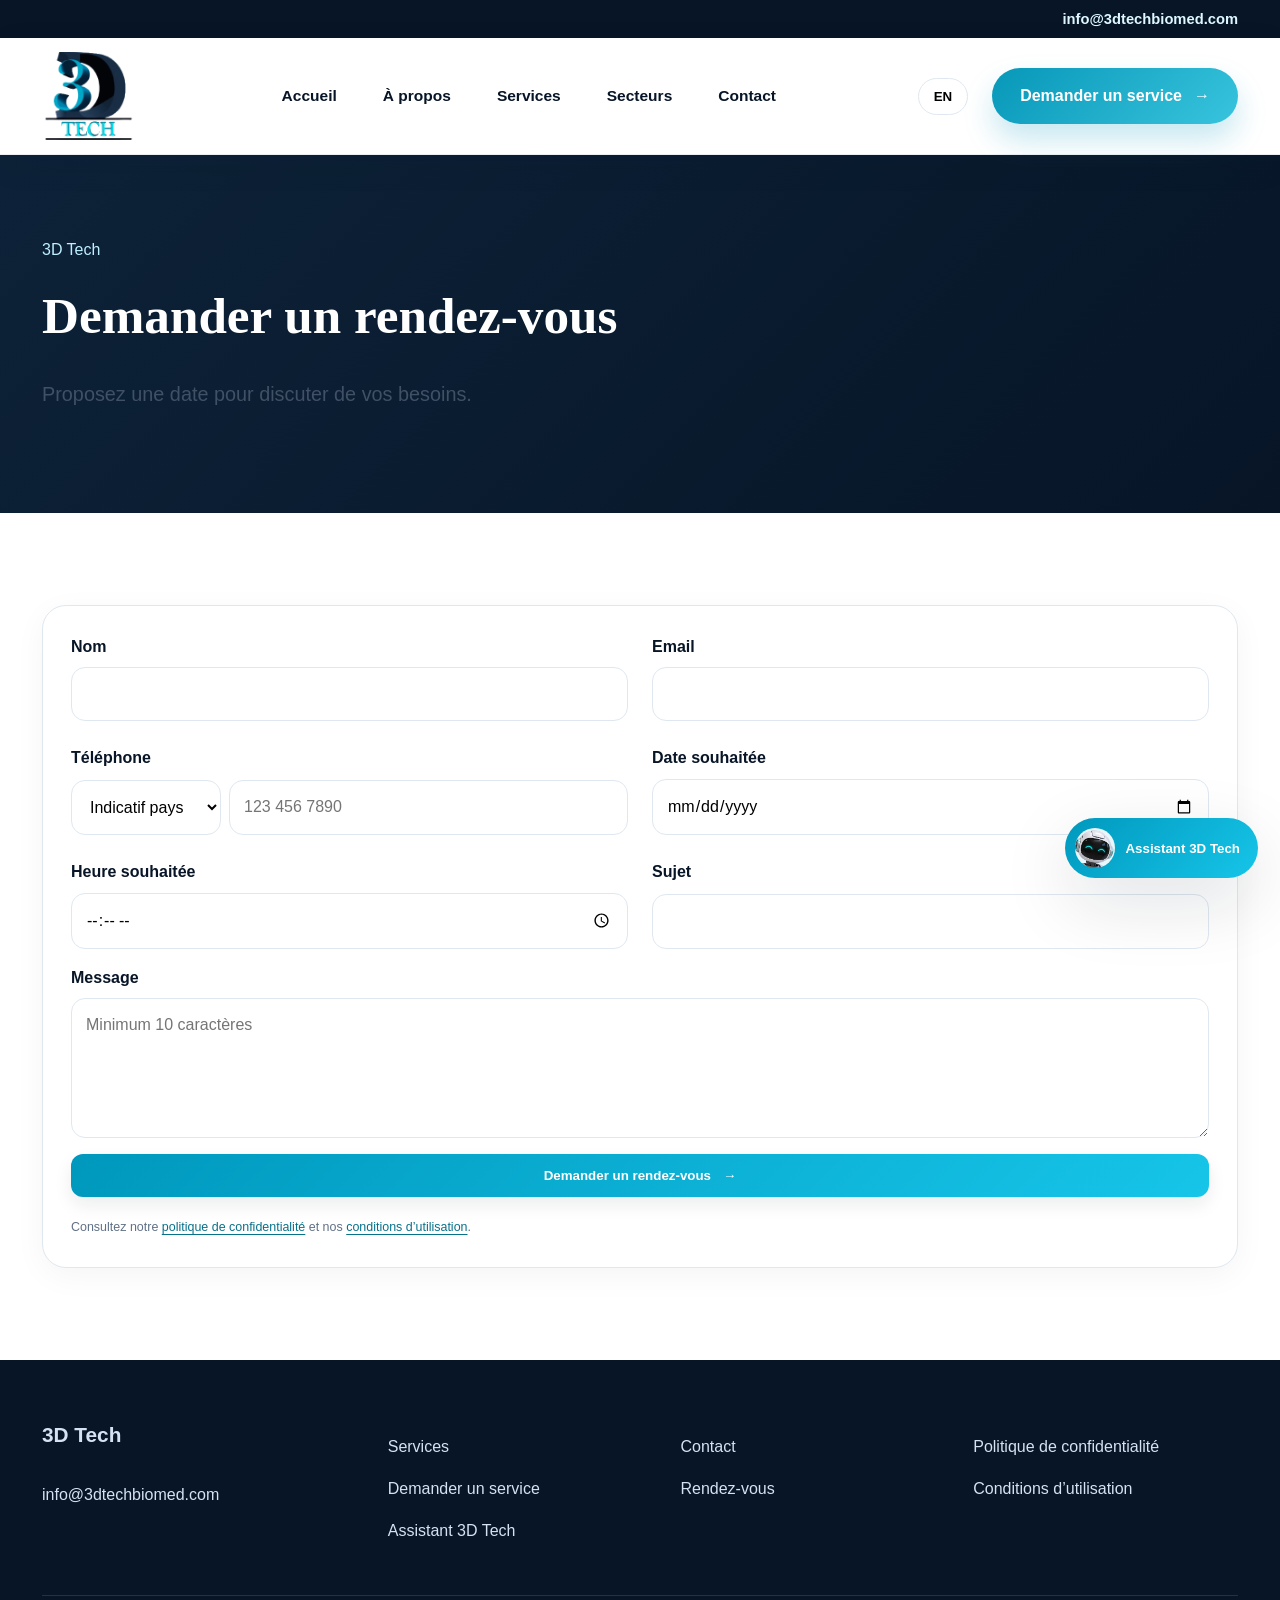
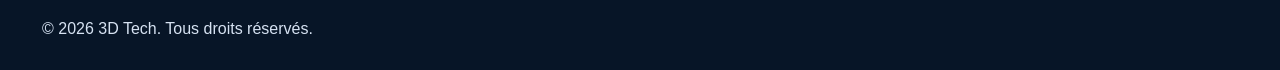
<file: appointment.html>
<!doctype html><html lang="fr"><head><meta charset="utf-8"><meta name="viewport" content="width=device-width,initial-scale=1"><meta http-equiv="Content-Security-Policy" content="default-src 'self'; script-src 'self'; style-src 'self' https://fonts.googleapis.com; font-src 'self' https://fonts.gstatic.com; img-src 'self' data:; connect-src 'self' https://formspree.io; form-action 'self' https://formspree.io; base-uri 'self'; object-src 'none'"><meta name="referrer" content="strict-origin-when-cross-origin"><meta name="description" content="Demandez un rendez-vous avec 3D Tech pour discuter de vos besoins biomédicaux."><title>Rendez-vous | 3D Tech</title><link rel="preconnect" href="https://fonts.googleapis.com"><link rel="preconnect" href="https://fonts.gstatic.com" crossorigin><link href="https://fonts.googleapis.com/css2?family=Fraunces:opsz,wght@9..144,500;9..144,600;9..144,700&family=Manrope:wght@400;500;600;700;800;900&display=swap" rel="stylesheet"><link rel="stylesheet" href="assets/css/styles.css?v=2.7"></head><body><a class="skip-link" href="#main-content"><span data-lang="fr">Aller au contenu</span><span data-lang="en">Skip to content</span></a><div class="topbar"><div class="container topbar-inner"><span class="topbar-marquee"><span data-i18n="top_tag"></span></span><span class="topbar-email" data-i18n="top_email"></span></div></div><header class="header"><div class="container nav"><a class="brand" href="index.html" aria-label="3D Tech Home"><img src="assets/images/logo.png" alt="3D Tech logo"></a><nav id="primary-menu" class="menu" aria-label="Navigation principale" data-i18n-aria-label="main_navigation"><a href="index.html" class="" data-i18n="nav_home"></a><a href="about.html" class="" data-i18n="nav_about"></a><a href="services.html" class="" data-i18n="nav_services"></a><a href="industries.html" class="" data-i18n="nav_industries"></a><a href="contact.html" class="" data-i18n="nav_contact"></a></nav><div class="actions"><button class="lang" type="button">EN</button><a class="btn secondary" href="request-service.html" data-i18n="request"></a><button class="mobile-toggle" type="button" aria-controls="primary-menu" aria-expanded="false" aria-label="Ouvrir le menu" data-i18n-aria-label="open_menu">☰</button></div></div></header><main id="main-content" tabindex="-1"><section class="page-hero"><div class="container"><div class="crumb">3D Tech</div><h1 data-lang="fr">Demander un rendez-vous</h1><h1 data-lang="en">Request Appointment</h1><p class="lead" data-lang="fr">Proposez une date pour discuter de vos besoins.</p><p class="lead" data-lang="en">Suggest a date to discuss your needs.</p></div></section><section class="section"><div class="container"><div class="card"><form class="form" action="https://formspree.io/f/maqrabew" method="POST"><input type="hidden" name="_subject" value="Nouvelle demande de rendez-vous – Site web 3D Tech"><input type="text" name="_gotcha" tabindex="-1" autocomplete="off" aria-hidden="true" class="hp-field"><div class="grid grid-2"><div class="field"><label for="appointment-name" data-lang="fr">Nom</label><label for="appointment-name" data-lang="en">Name</label><input name="name" required id="appointment-name"></div><div class="field"><label for="appointment-email">Email</label><input type="email" name="email" pattern="[^\s@]+@[^\s@]+\.[^\s@]+" title="example@domain.com" required id="appointment-email"></div><div class="field"><label for="appointment-phone_number" data-lang="fr">Téléphone</label><label for="appointment-phone_number" data-lang="en">Phone</label><div class="phone-group"><select name="phone_country" class="phone-country" id="appointment-phone_country" aria-label="Indicatif pays" data-i18n-aria-label="country_code"><option value="" data-fr="Indicatif pays" data-en="Country code" selected disabled>Indicatif pays</option><option value="+1" data-fr="🇨🇦 Canada (+1)" data-en="🇨🇦 Canada (+1)">🇨🇦 Canada (+1)</option><option value="+1" data-fr="🇺🇸 États-Unis (+1)" data-en="🇺🇸 United States (+1)">🇺🇸 États-Unis (+1)</option><option value="+33" data-fr="🇫🇷 France (+33)" data-en="🇫🇷 France (+33)">🇫🇷 France (+33)</option><option value="+32" data-fr="🇧🇪 Belgique (+32)" data-en="🇧🇪 Belgium (+32)">🇧🇪 Belgique (+32)</option><option value="+41" data-fr="🇨🇭 Suisse (+41)" data-en="🇨🇭 Switzerland (+41)">🇨🇭 Suisse (+41)</option><option value="+352" data-fr="🇱🇺 Luxembourg (+352)" data-en="🇱🇺 Luxembourg (+352)">🇱🇺 Luxembourg (+352)</option><option value="+212" data-fr="🇲🇦 Maroc (+212)" data-en="🇲🇦 Morocco (+212)">🇲🇦 Maroc (+212)</option><option value="+213" data-fr="🇩🇿 Algérie (+213)" data-en="🇩🇿 Algeria (+213)">🇩🇿 Algérie (+213)</option><option value="+216" data-fr="🇹🇳 Tunisie (+216)" data-en="🇹🇳 Tunisia (+216)">🇹🇳 Tunisie (+216)</option><option value="+221" data-fr="🇸🇳 Sénégal (+221)" data-en="🇸🇳 Senegal (+221)">🇸🇳 Sénégal (+221)</option><option value="+225" data-fr="🇨🇮 Côte d’Ivoire (+225)" data-en="🇨🇮 Ivory Coast (+225)">🇨🇮 Côte d’Ivoire (+225)</option><option value="+237" data-fr="🇨🇲 Cameroun (+237)" data-en="🇨🇲 Cameroon (+237)">🇨🇲 Cameroun (+237)</option><option value="+243" data-fr="🇨🇩 RD Congo (+243)" data-en="🇨🇩 DR Congo (+243)">🇨🇩 RD Congo (+243)</option><option value="+242" data-fr="🇨🇬 Congo (+242)" data-en="🇨🇬 Congo (+242)">🇨🇬 Congo (+242)</option><option value="+223" data-fr="🇲🇱 Mali (+223)" data-en="🇲🇱 Mali (+223)">🇲🇱 Mali (+223)</option><option value="+226" data-fr="🇧🇫 Burkina Faso (+226)" data-en="🇧🇫 Burkina Faso (+226)">🇧🇫 Burkina Faso (+226)</option><option value="+227" data-fr="🇳🇪 Niger (+227)" data-en="🇳🇪 Niger (+227)">🇳🇪 Niger (+227)</option><option value="+235" data-fr="🇹🇩 Tchad (+235)" data-en="🇹🇩 Chad (+235)">🇹🇩 Tchad (+235)</option><option value="+229" data-fr="🇧🇯 Bénin (+229)" data-en="🇧🇯 Benin (+229)">🇧🇯 Bénin (+229)</option><option value="+228" data-fr="🇹🇬 Togo (+228)" data-en="🇹🇬 Togo (+228)">🇹🇬 Togo (+228)</option><option value="+241" data-fr="🇬🇦 Gabon (+241)" data-en="🇬🇦 Gabon (+241)">🇬🇦 Gabon (+241)</option><option value="+261" data-fr="🇲🇬 Madagascar (+261)" data-en="🇲🇬 Madagascar (+261)">🇲🇬 Madagascar (+261)</option><option value="+509" data-fr="🇭🇹 Haïti (+509)" data-en="🇭🇹 Haiti (+509)">🇭🇹 Haïti (+509)</option><option value="+230" data-fr="🇲🇺 Maurice (+230)" data-en="🇲🇺 Mauritius (+230)">🇲🇺 Maurice (+230)</option><option value="+961" data-fr="🇱🇧 Liban (+961)" data-en="🇱🇧 Lebanon (+961)">🇱🇧 Liban (+961)</option><option value="+44" data-fr="🇬🇧 Royaume-Uni (+44)" data-en="🇬🇧 United Kingdom (+44)">🇬🇧 Royaume-Uni (+44)</option><option value="+49" data-fr="🇩🇪 Allemagne (+49)" data-en="🇩🇪 Germany (+49)">🇩🇪 Allemagne (+49)</option><option value="+34" data-fr="🇪🇸 Espagne (+34)" data-en="🇪🇸 Spain (+34)">🇪🇸 Espagne (+34)</option><option value="+39" data-fr="🇮🇹 Italie (+39)" data-en="🇮🇹 Italy (+39)">🇮🇹 Italie (+39)</option><option value="+351" data-fr="🇵🇹 Portugal (+351)" data-en="🇵🇹 Portugal (+351)">🇵🇹 Portugal (+351)</option><option value="+31" data-fr="🇳🇱 Pays-Bas (+31)" data-en="🇳🇱 Netherlands (+31)">🇳🇱 Pays-Bas (+31)</option><option value="+52" data-fr="🇲🇽 Mexique (+52)" data-en="🇲🇽 Mexico (+52)">🇲🇽 Mexique (+52)</option><option value="+55" data-fr="🇧🇷 Brésil (+55)" data-en="🇧🇷 Brazil (+55)">🇧🇷 Brésil (+55)</option><option value="+91" data-fr="🇮🇳 Inde (+91)" data-en="🇮🇳 India (+91)">🇮🇳 Inde (+91)</option><option value="+86" data-fr="🇨🇳 Chine (+86)" data-en="🇨🇳 China (+86)">🇨🇳 Chine (+86)</option><option value="+81" data-fr="🇯🇵 Japon (+81)" data-en="🇯🇵 Japan (+81)">🇯🇵 Japon (+81)</option><option value="+61" data-fr="🇦🇺 Australie (+61)" data-en="🇦🇺 Australia (+61)">🇦🇺 Australie (+61)</option></select><input type="tel" name="phone_number" inputmode="numeric" placeholder="123 456 7890" id="appointment-phone_number"></div></div><div class="field"><label for="appointment-date" data-lang="fr">Date souhaitée</label><label for="appointment-date" data-lang="en">Preferred date</label><input type="date" name="date" id="appointment-date"></div><div class="field"><label for="appointment-time" data-lang="fr">Heure souhaitée</label><label for="appointment-time" data-lang="en">Preferred time</label><input type="time" name="time" id="appointment-time"></div><div class="field"><label for="appointment-topic" data-lang="fr">Sujet</label><label for="appointment-topic" data-lang="en">Topic</label><input name="topic" id="appointment-topic"></div></div><div class="field"><label for="appointment-message">Message</label><textarea name="message" minlength="10" data-i18n-placeholder="message_placeholder" placeholder="Minimum 10 caractères" required id="appointment-message"></textarea></div><button class="btn secondary" type="submit"><span data-lang="fr">Demander un rendez-vous</span><span data-lang="en">Request Appointment</span></button><p class="form-status hidden" role="status"></p><p class="form-legal-links"><span data-lang="fr">Consultez notre <a href="privacy.html">politique de confidentialité</a> et nos <a href="terms.html">conditions d’utilisation</a>.</span><span data-lang="en">Read our <a href="privacy.html">privacy policy</a> and <a href="terms.html">terms of use</a>.</span></p></form></div></div></section></main><footer class="footer"><div class="container"><div class="footer-grid"><div><a class="footer-brand" href="index.html">3D Tech</a><p><a href="mailto:info@3dtechbiomed.com">info@3dtechbiomed.com</a></p></div><div><p><a href="services.html" data-i18n="nav_services"></a></p><p><a href="request-service.html" data-i18n="request"></a></p><p><a href="assistant.html" data-i18n="nav_assistant"></a></p></div><div><p><a href="contact.html" data-i18n="nav_contact"></a></p><p><a href="appointment.html" data-lang="fr">Rendez-vous</a><a href="appointment.html" data-lang="en">Appointment</a></p></div><div><p><a href="privacy.html" data-i18n="privacy">Politique de confidentialité</a></p><p><a href="terms.html" data-i18n="terms">Conditions d’utilisation</a></p></div></div><div class="footer-bottom"><a href="index.html">© 2026 3D Tech. <span data-i18n="rights"></span></a></div></div></footer><button class="assistant-fab" aria-controls="assistant-panel" aria-expanded="false" type="button" data-i18n="assistant_title">Ask 3D Tech</button><section id="assistant-panel" class="assistant-panel" aria-label="3D Tech assistant"><div class="assistant-head"><strong data-i18n="assistant_title"></strong><button class="close" type="button" aria-label="Fermer l’assistant" data-i18n-aria-label="close_assistant">×</button></div><div id="assistantBody" class="assistant-body"><div class="msg bot" data-i18n="assistant_intro"></div></div><form id="assistantForm" class="assistant-input"><input id="assistantInput" aria-label="Posez une question sur les services 3D Tech" data-i18n-aria-label="assistant_question" data-i18n-placeholder="assistant_placeholder" autocomplete="off"><button class="btn secondary" type="submit" data-i18n="send"></button></form></section><script src="assets/js/assistant-documents.js?v=1.5"></script><script src="assets/js/assistant-search.js?v=1.3"></script><script src="assets/js/assistant-policy.js?v=1.5"></script><script src="assets/js/main.js?v=4.5"></script></body></html>
</file>
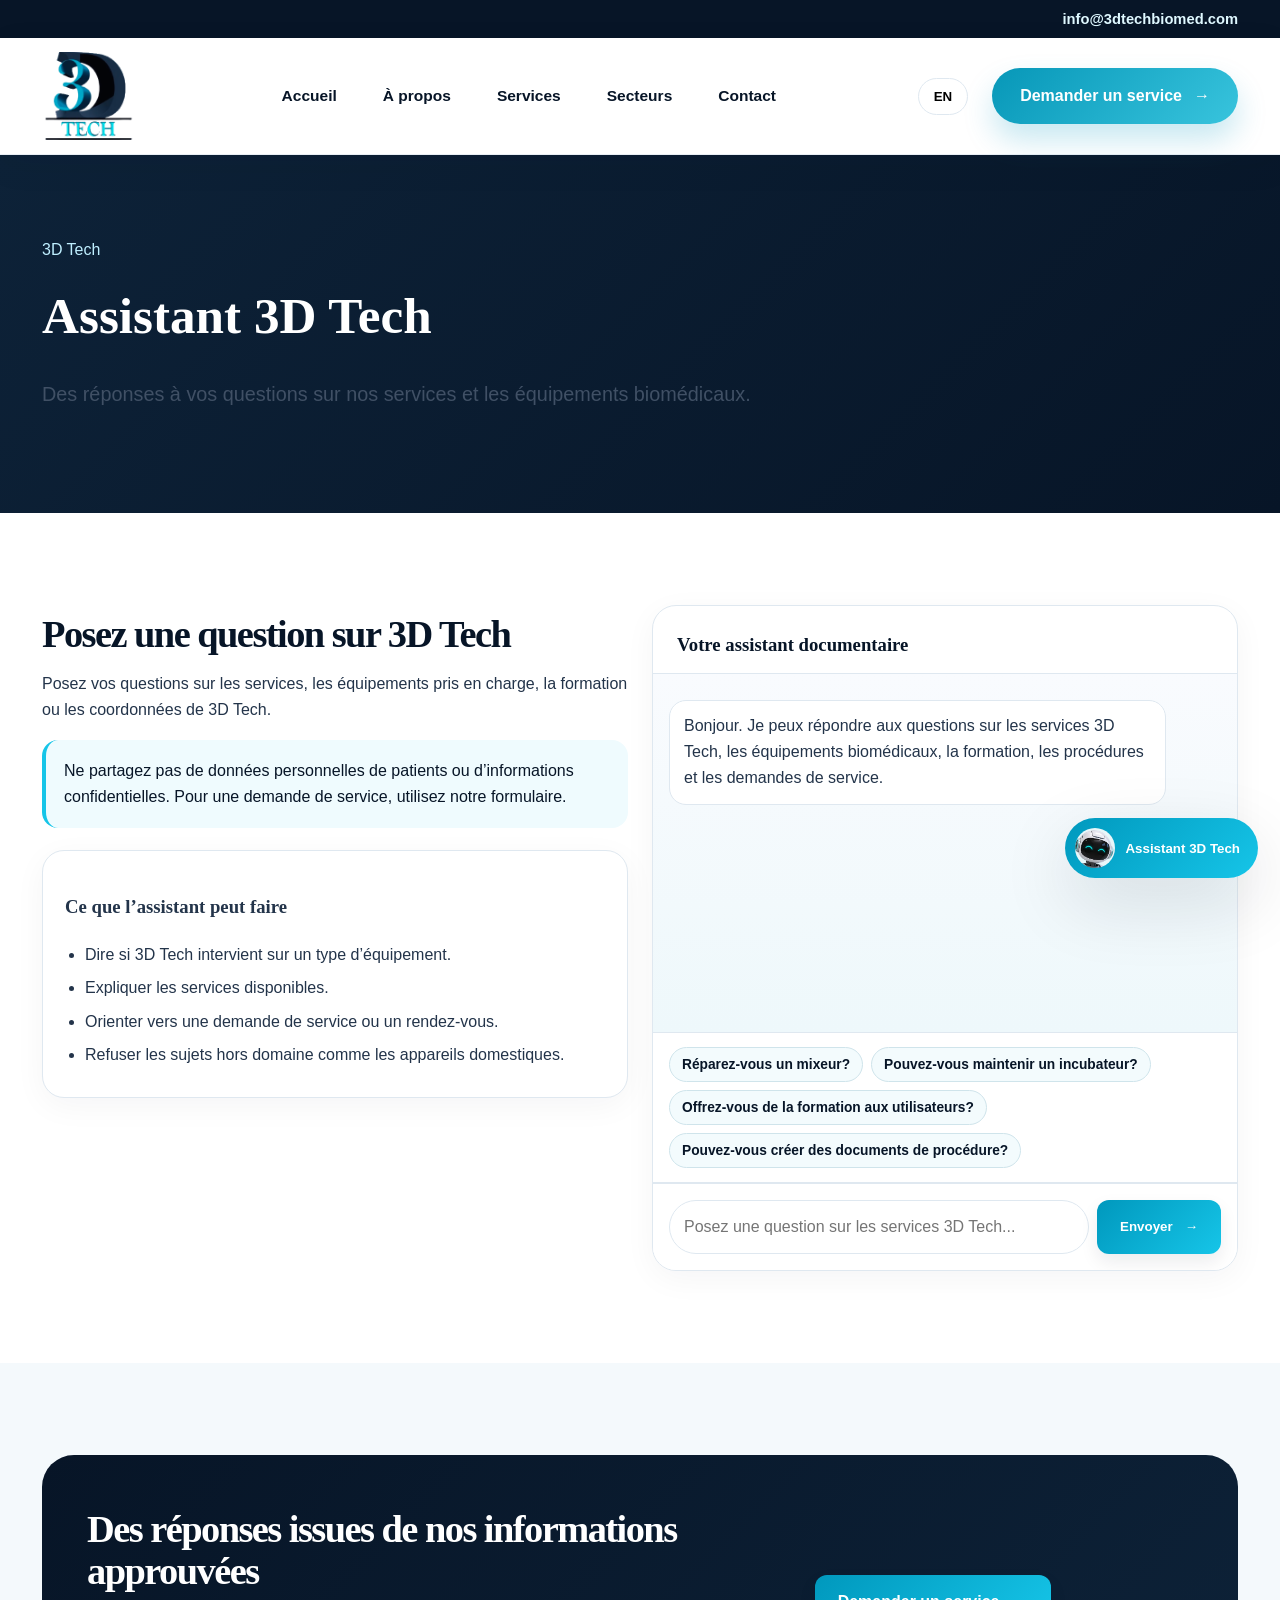
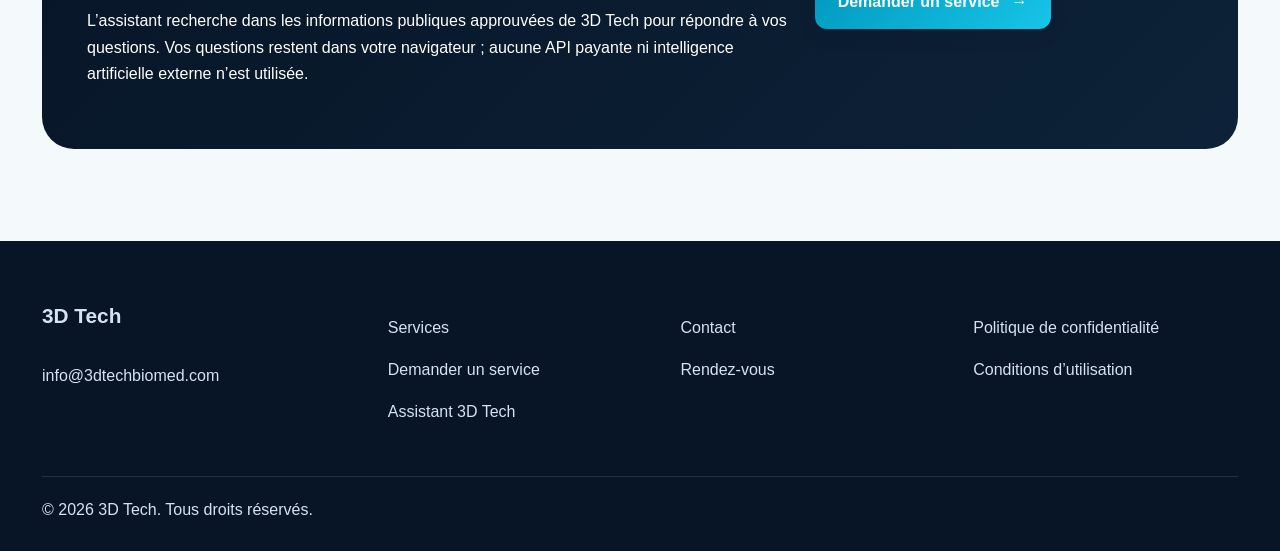
<file: assistant.html>
<!doctype html><html lang="fr"><head><meta charset="utf-8"><meta name="viewport" content="width=device-width,initial-scale=1"><meta http-equiv="Content-Security-Policy" content="default-src 'self'; script-src 'self'; style-src 'self' https://fonts.googleapis.com; font-src 'self' https://fonts.gstatic.com; img-src 'self' data:; connect-src 'self' https://formspree.io; form-action 'self' https://formspree.io; base-uri 'self'; object-src 'none'"><meta name="referrer" content="strict-origin-when-cross-origin"><meta name="description" content="Des réponses à vos questions sur nos services et les équipements biomédicaux."><title>Assistant 3D Tech | 3D Tech</title><link rel="preconnect" href="https://fonts.googleapis.com"><link rel="preconnect" href="https://fonts.gstatic.com" crossorigin><link href="https://fonts.googleapis.com/css2?family=Fraunces:opsz,wght@9..144,500;9..144,600;9..144,700&family=Manrope:wght@400;500;600;700;800;900&display=swap" rel="stylesheet"><link rel="stylesheet" href="assets/css/styles.css?v=2.7"></head><body><a class="skip-link" href="#main-content"><span data-lang="fr">Aller au contenu</span><span data-lang="en">Skip to content</span></a><div class="topbar"><div class="container topbar-inner"><span class="topbar-marquee"><span data-i18n="top_tag"></span></span><span class="topbar-email" data-i18n="top_email"></span></div></div><header class="header"><div class="container nav"><a class="brand" href="index.html" aria-label="3D Tech Home"><img src="assets/images/logo.png" alt="3D Tech logo"></a><nav id="primary-menu" class="menu" aria-label="Navigation principale" data-i18n-aria-label="main_navigation"><a href="index.html" class="" data-i18n="nav_home"></a><a href="about.html" class="" data-i18n="nav_about"></a><a href="services.html" class="" data-i18n="nav_services"></a><a href="industries.html" class="" data-i18n="nav_industries"></a><a href="contact.html" class="" data-i18n="nav_contact"></a></nav><div class="actions"><button class="lang" type="button">EN</button><a class="btn secondary" href="request-service.html" data-i18n="request"></a><button class="mobile-toggle" type="button" aria-controls="primary-menu" aria-expanded="false" aria-label="Ouvrir le menu" data-i18n-aria-label="open_menu">☰</button></div></div></header><main id="main-content" tabindex="-1" class="assistant-page"><section class="page-hero"><div class="container"><div class="crumb">3D Tech</div><h1 data-lang="fr">Assistant 3D Tech</h1><h1 data-lang="en">Ask 3D Tech Assistant</h1><p class="lead" data-lang="fr">Des réponses à vos questions sur nos services et les équipements biomédicaux.</p><p class="lead" data-lang="en">Answers to your questions about our services and the biomedical equipment we support.</p></div></section><section class="section"><div class="container grid grid-2"><div><h2 data-lang="fr">Posez une question sur 3D Tech</h2><h2 data-lang="en">Ask a question about 3D Tech</h2><p data-lang="fr">Posez vos questions sur les services, les équipements pris en charge, la formation ou les coordonnées de 3D Tech.</p><p data-lang="en">Ask about 3D Tech services, supported equipment, training or contact details.</p><div class="notice" data-lang="fr">Ne partagez pas de données personnelles de patients ou d’informations confidentielles. Pour une demande de service, utilisez notre formulaire.</div><div class="notice" data-lang="en">Do not share patient personal data or confidential information. For a service request, use our form.</div><div class="assistant-scope"><h3 data-lang="fr">Ce que l’assistant peut faire</h3><h3 data-lang="en">What the assistant can do</h3><ul data-lang="fr"><li>Dire si 3D Tech intervient sur un type d’équipement.</li><li>Expliquer les services disponibles.</li><li>Orienter vers une demande de service ou un rendez-vous.</li><li>Refuser les sujets hors domaine comme les appareils domestiques.</li></ul><ul data-lang="en"><li>Say whether 3D Tech supports a type of equipment.</li><li>Explain available services.</li><li>Guide visitors to request service or an appointment.</li><li>Refuse out-of-domain topics such as household appliances.</li></ul></div></div><div class="card assistant-live"><h3 data-lang="fr">Votre assistant documentaire</h3><h3 data-lang="en">Your document assistant</h3><div id="assistantPageBody" class="assistant-body assistant-page-body"><div class="msg bot" data-lang="fr">Bonjour. Je peux répondre aux questions sur les services 3D Tech, les équipements biomédicaux, la formation, les procédures et les demandes de service.</div><div class="msg bot" data-lang="en">Hello. I can answer questions about 3D Tech services, biomedical equipment, training, procedures, and service requests.</div></div><div class="assistant-chips"><button class="assistant-chip" data-lang="fr" type="button">Réparez-vous un mixeur?</button><button class="assistant-chip" data-lang="fr" type="button">Pouvez-vous maintenir un incubateur?</button><button class="assistant-chip" data-lang="fr" type="button">Offrez-vous de la formation aux utilisateurs?</button><button class="assistant-chip" data-lang="fr" type="button">Pouvez-vous créer des documents de procédure?</button><button class="assistant-chip" data-lang="en" type="button">Do you repair blenders?</button><button class="assistant-chip" data-lang="en" type="button">Can you maintain an incubator?</button><button class="assistant-chip" data-lang="en" type="button">Do you provide user training?</button><button class="assistant-chip" data-lang="en" type="button">Can you create SOP documents?</button></div><form id="assistantPageForm" class="assistant-input assistant-page-input"><input id="assistantPageInput" aria-label="Posez une question sur les services 3D Tech" data-i18n-aria-label="assistant_question" data-i18n-placeholder="assistant_placeholder" autocomplete="off"><button class="btn secondary" type="submit" data-i18n="send"></button></form></div></div></section><section class="section alt"><div class="container"><div class="banner"><div><h2 data-lang="fr">Des réponses issues de nos informations approuvées</h2><h2 data-lang="en">Answers from our approved information</h2><p data-lang="fr">L’assistant recherche dans les informations publiques approuvées de 3D Tech pour répondre à vos questions. Vos questions restent dans votre navigateur ; aucune API payante ni intelligence artificielle externe n’est utilisée.</p><p data-lang="en">The assistant searches 3D Tech’s approved public information to answer your questions. Your questions stay in your browser; no paid API or external AI service is used.</p></div><div><a class="btn secondary" href="request-service.html"><span data-lang="fr">Demander un service</span><span data-lang="en">Request service</span></a></div></div></div></section></main><footer class="footer"><div class="container"><div class="footer-grid"><div><a class="footer-brand" href="index.html">3D Tech</a><p><a href="mailto:info@3dtechbiomed.com">info@3dtechbiomed.com</a></p></div><div><p><a href="services.html" data-i18n="nav_services"></a></p><p><a href="request-service.html" data-i18n="request"></a></p><p><a href="assistant.html" data-i18n="nav_assistant"></a></p></div><div><p><a href="contact.html" data-i18n="nav_contact"></a></p><p><a href="appointment.html" data-lang="fr">Rendez-vous</a><a href="appointment.html" data-lang="en">Appointment</a></p></div><div><p><a href="privacy.html" data-i18n="privacy">Politique de confidentialité</a></p><p><a href="terms.html" data-i18n="terms">Conditions d’utilisation</a></p></div></div><div class="footer-bottom"><a href="index.html">© 2026 3D Tech. <span data-i18n="rights"></span></a></div></div></footer><button class="assistant-fab" aria-controls="assistant-panel" aria-expanded="false" type="button" data-i18n="assistant_title">Ask 3D Tech</button><section id="assistant-panel" class="assistant-panel" aria-label="3D Tech assistant"><div class="assistant-head"><strong data-i18n="assistant_title"></strong><button class="close" type="button" aria-label="Fermer l’assistant" data-i18n-aria-label="close_assistant">×</button></div><div id="assistantBody" class="assistant-body"><div class="msg bot" data-i18n="assistant_intro"></div></div><form id="assistantForm" class="assistant-input"><input id="assistantInput" aria-label="Posez une question sur les services 3D Tech" data-i18n-aria-label="assistant_question" data-i18n-placeholder="assistant_placeholder" autocomplete="off"><button class="btn secondary" type="submit" data-i18n="send"></button></form></section><script src="assets/js/assistant-documents.js?v=1.5"></script><script src="assets/js/assistant-search.js?v=1.3"></script><script src="assets/js/assistant-policy.js?v=1.5"></script><script src="assets/js/main.js?v=4.5"></script>
</body></html>
</file>
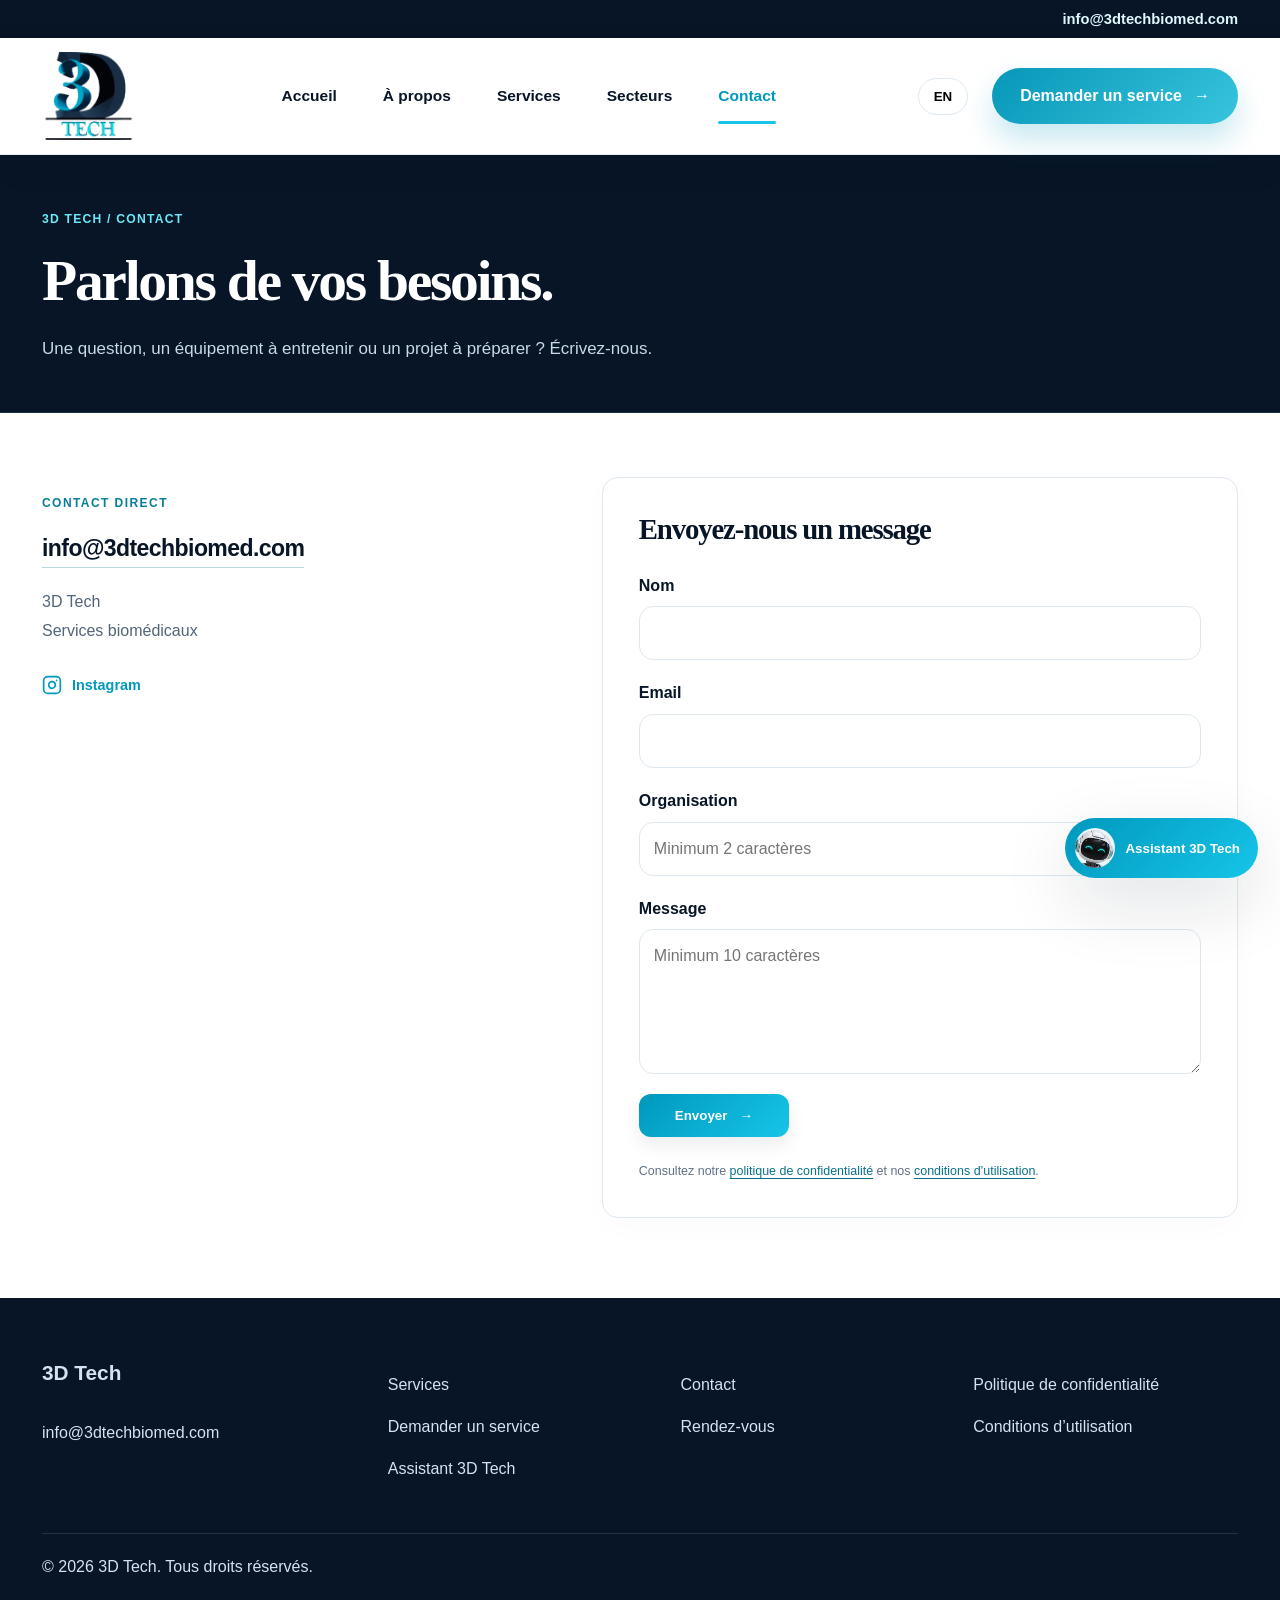
<file: contact.html>
<!doctype html><html lang="fr"><head><meta charset="utf-8"><meta name="viewport" content="width=device-width,initial-scale=1"><meta http-equiv="Content-Security-Policy" content="default-src 'self'; script-src 'self'; style-src 'self' https://fonts.googleapis.com; font-src 'self' https://fonts.gstatic.com; img-src 'self' data:; connect-src 'self' https://formspree.io; form-action 'self' https://formspree.io; base-uri 'self'; object-src 'none'"><meta name="referrer" content="strict-origin-when-cross-origin"><meta name="description" content="Contactez 3D Tech pour vos besoins en services et équipements biomédicaux."><title>Contact | 3D Tech</title><link rel="preconnect" href="https://fonts.googleapis.com"><link rel="preconnect" href="https://fonts.gstatic.com" crossorigin><link href="https://fonts.googleapis.com/css2?family=Fraunces:opsz,wght@9..144,500;9..144,600;9..144,700&family=Manrope:wght@400;500;600;700;800;900&display=swap" rel="stylesheet"><link rel="stylesheet" href="assets/css/styles.css?v=2.7"><link rel="stylesheet" href="assets/css/contact.css?v=1.2"></head><body><a class="skip-link" href="#main-content"><span data-lang="fr">Aller au contenu</span><span data-lang="en">Skip to content</span></a><div class="topbar"><div class="container topbar-inner"><span class="topbar-marquee"><span data-i18n="top_tag"></span></span><span class="topbar-email" data-i18n="top_email"></span></div></div><header class="header"><div class="container nav"><a class="brand" href="index.html" aria-label="3D Tech Home"><img src="assets/images/logo.png" alt="3D Tech logo"></a><nav id="primary-menu" class="menu" aria-label="Navigation principale" data-i18n-aria-label="main_navigation"><a href="index.html" class="" data-i18n="nav_home"></a><a href="about.html" class="" data-i18n="nav_about"></a><a href="services.html" class="" data-i18n="nav_services"></a><a href="industries.html" class="" data-i18n="nav_industries"></a><a href="contact.html" class="active" data-i18n="nav_contact"></a></nav><div class="actions"><button class="lang" type="button">EN</button><a class="btn secondary" href="request-service.html" data-i18n="request"></a><button class="mobile-toggle" type="button" aria-controls="primary-menu" aria-expanded="false" aria-label="Ouvrir le menu" data-i18n-aria-label="open_menu">☰</button></div></div></header><main id="main-content" tabindex="-1"><section class="page-hero contact-intro"><div class="container"><div class="crumb">3D Tech / Contact</div><h1 data-lang="fr">Parlons de vos besoins.</h1><h1 data-lang="en">Let’s discuss your needs.</h1><p class="lead" data-lang="fr">Une question, un équipement à entretenir ou un projet à préparer ? Écrivez-nous.</p><p class="lead" data-lang="en">A question, equipment to maintain or a project to plan? Get in touch.</p></div></section><section class="section contact-content"><div class="container contact-layout"><div class="contact-details"><span class="contact-kicker" data-lang="fr">Contact direct</span><span class="contact-kicker" data-lang="en">Get in touch</span><h2 class="contact-email"><a href="mailto:info@3dtechbiomed.com">info@3dtechbiomed.com</a></h2><p data-lang="fr">3D Tech<br>Services biomédicaux</p><p data-lang="en">3D Tech<br>Biomedical Services</p>
<!-- Phone number: uncomment and fill in when available
<p><a class="contact-link" href="tel:+15551234567"><svg class="lucide-icon" viewBox="0 0 24 24" fill="none" stroke="currentColor" stroke-width="2" stroke-linecap="round" stroke-linejoin="round" aria-hidden="true"><path d="M22 16.92v3a2 2 0 0 1-2.18 2 19.79 19.79 0 0 1-8.63-3.07 19.5 19.5 0 0 1-6-6 19.79 19.79 0 0 1-3.07-8.67A2 2 0 0 1 4.11 2h3a2 2 0 0 1 2 1.72c.127.96.361 1.903.7 2.81a2 2 0 0 1-.45 2.11L8.09 9.91a16 16 0 0 0 6 6l1.27-1.27a2 2 0 0 1 2.11-.45c.907.339 1.85.573 2.81.7A2 2 0 0 1 22 16.92z"/></svg><span>+1 (555) 123-4567</span></a></p>
-->
<!-- Address: uncomment and fill in when available
<p><a class="contact-link" href="https://maps.google.com/?q=YOUR_ADDRESS" target="_blank" rel="noopener noreferrer"><svg class="lucide-icon" viewBox="0 0 24 24" fill="none" stroke="currentColor" stroke-width="2" stroke-linecap="round" stroke-linejoin="round" aria-hidden="true"><path d="M20 10c0 6-8 12-8 12s-8-6-8-12a8 8 0 0 1 16 0z"/><circle cx="12" cy="10" r="3"/></svg><span>123 Rue Example, Ville, QC A1A 1A1</span></a></p>
-->
<p><a class="contact-link" href="https://www.instagram.com/3dtechbiomed" target="_blank" rel="noopener noreferrer"><svg class="lucide-icon" viewBox="0 0 24 24" fill="none" stroke="currentColor" stroke-width="2" stroke-linecap="round" stroke-linejoin="round" aria-hidden="true"><rect x="2" y="2" width="20" height="20" rx="5" ry="5"/><path d="M16 11.37A4 4 0 1 1 12.63 8 4 4 0 0 1 16 11.37z"/><line x1="17.5" y1="6.5" x2="17.51" y2="6.5"/></svg><span>Instagram</span></a></p>
</div><div class="card contact-form-card"><h2 data-lang="fr">Envoyez-nous un message</h2><h2 data-lang="en">Send us a message</h2><form class="form" action="https://formspree.io/f/maqrabew" method="POST"><input type="hidden" name="_subject" value="Nouveau message de contact – Site web 3D Tech"><input type="text" name="_gotcha" tabindex="-1" autocomplete="off" aria-hidden="true" class="hp-field"><div class="field"><label for="contact-name" data-lang="fr">Nom</label><label for="contact-name" data-lang="en">Name</label><input name="name" required id="contact-name"></div><div class="field"><label for="contact-email">Email</label><input type="email" name="email" pattern="[^\s@]+@[^\s@]+\.[^\s@]+" title="example@domain.com" required id="contact-email"></div><div class="field"><label for="contact-organization" data-lang="fr">Organisation</label><label for="contact-organization" data-lang="en">Organization</label><input name="organization" minlength="2" data-i18n-placeholder="organization_placeholder" placeholder="Minimum 2 caractères" id="contact-organization"></div><div class="field"><label for="contact-message">Message</label><textarea name="message" minlength="10" data-i18n-placeholder="message_placeholder" placeholder="Minimum 10 caractères" required id="contact-message"></textarea></div><button class="btn secondary" type="submit"><span data-lang="fr">Envoyer</span><span data-lang="en">Send</span></button><p class="form-status hidden" role="status"></p><p class="form-legal-links"><span data-lang="fr">Consultez notre <a href="privacy.html">politique de confidentialité</a> et nos <a href="terms.html">conditions d’utilisation</a>.</span><span data-lang="en">Read our <a href="privacy.html">privacy policy</a> and <a href="terms.html">terms of use</a>.</span></p></form></div></div></section></main><footer class="footer"><div class="container"><div class="footer-grid"><div><a class="footer-brand" href="index.html">3D Tech</a><p><a href="mailto:info@3dtechbiomed.com">info@3dtechbiomed.com</a></p></div><div><p><a href="services.html" data-i18n="nav_services"></a></p><p><a href="request-service.html" data-i18n="request"></a></p><p><a href="assistant.html" data-i18n="nav_assistant"></a></p></div><div><p><a href="contact.html" data-i18n="nav_contact"></a></p><p><a href="appointment.html" data-lang="fr">Rendez-vous</a><a href="appointment.html" data-lang="en">Appointment</a></p></div><div><p><a href="privacy.html" data-i18n="privacy">Politique de confidentialité</a></p><p><a href="terms.html" data-i18n="terms">Conditions d’utilisation</a></p></div></div><div class="footer-bottom"><a href="index.html">© 2026 3D Tech. <span data-i18n="rights"></span></a></div></div></footer><button class="assistant-fab" aria-controls="assistant-panel" aria-expanded="false" type="button" data-i18n="assistant_title">Ask 3D Tech</button><section id="assistant-panel" class="assistant-panel" aria-label="3D Tech assistant"><div class="assistant-head"><strong data-i18n="assistant_title"></strong><button class="close" type="button" aria-label="Fermer l’assistant" data-i18n-aria-label="close_assistant">×</button></div><div id="assistantBody" class="assistant-body"><div class="msg bot" data-i18n="assistant_intro"></div></div><form id="assistantForm" class="assistant-input"><input id="assistantInput" aria-label="Posez une question sur les services 3D Tech" data-i18n-aria-label="assistant_question" data-i18n-placeholder="assistant_placeholder" autocomplete="off"><button class="btn secondary" type="submit" data-i18n="send"></button></form></section><script src="assets/js/assistant-documents.js?v=1.5"></script><script src="assets/js/assistant-search.js?v=1.3"></script><script src="assets/js/assistant-policy.js?v=1.5"></script><script src="assets/js/main.js?v=4.5"></script></body></html>
</file>
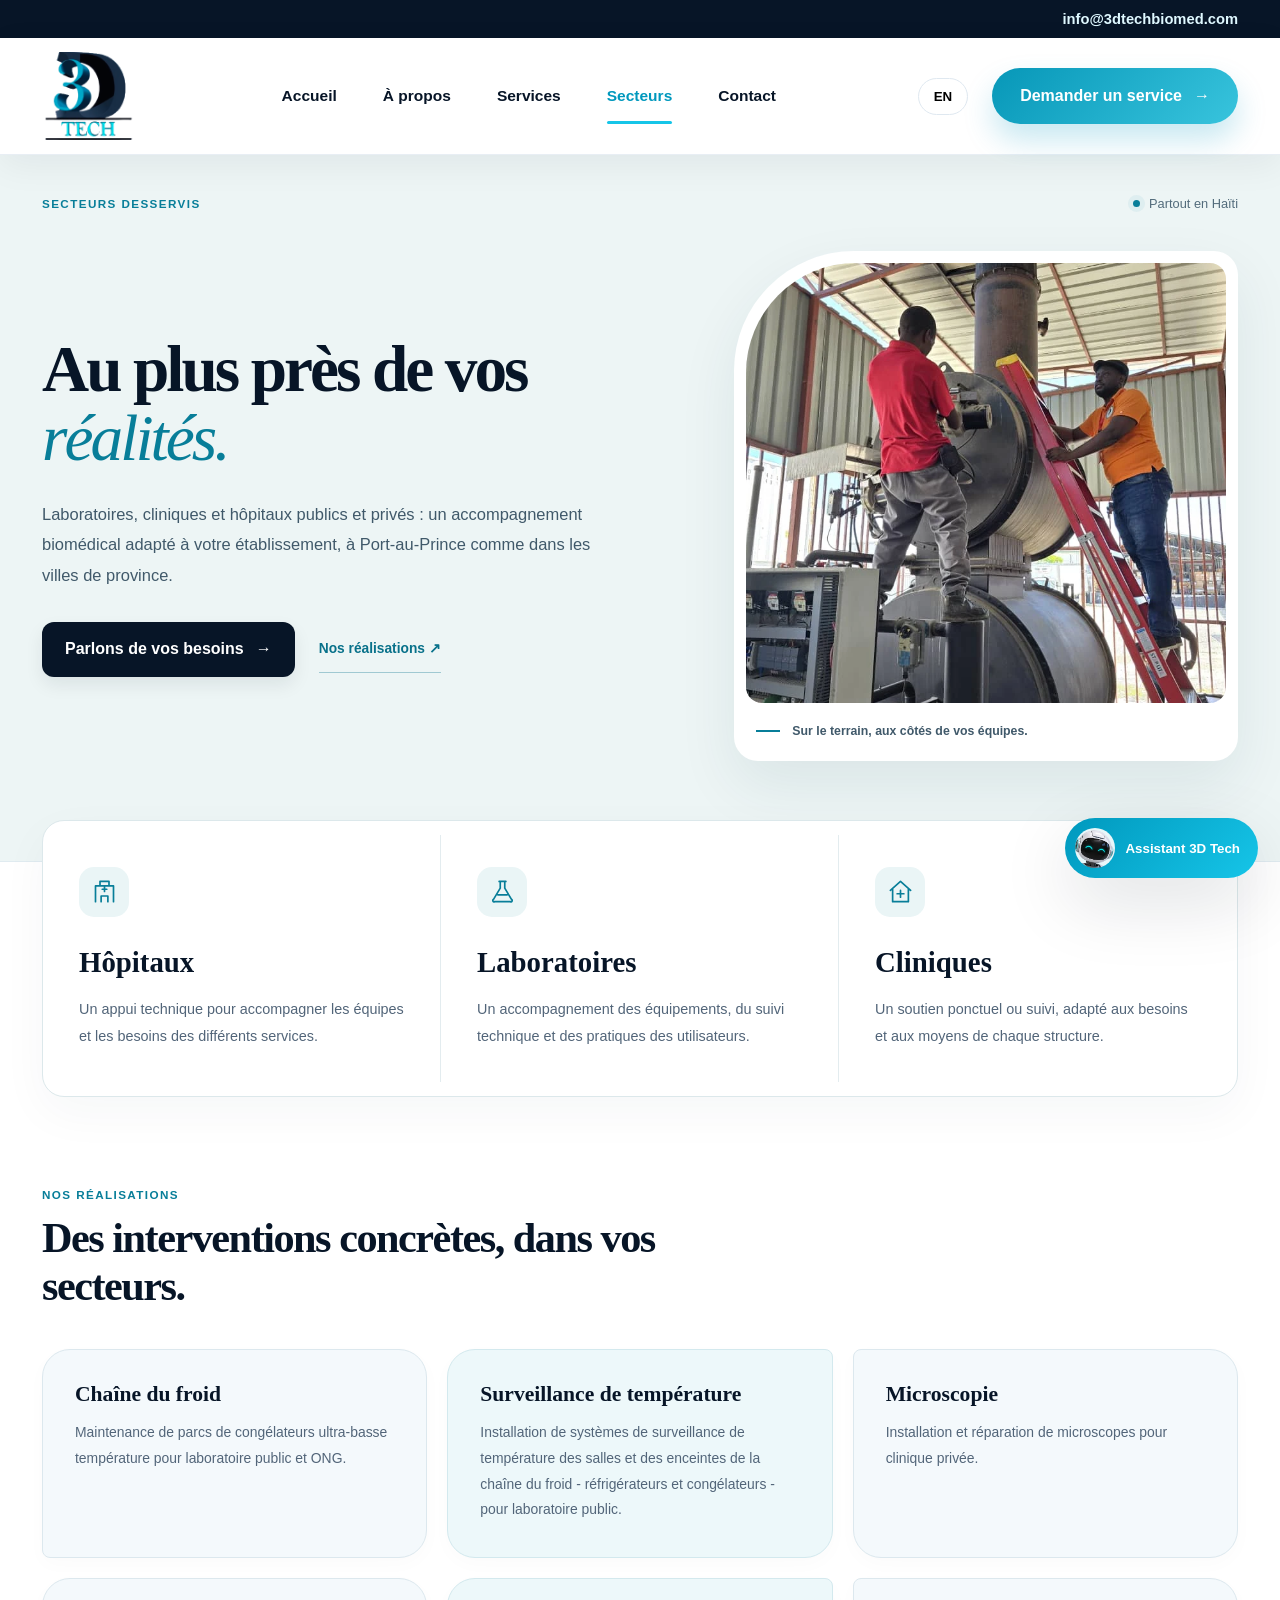
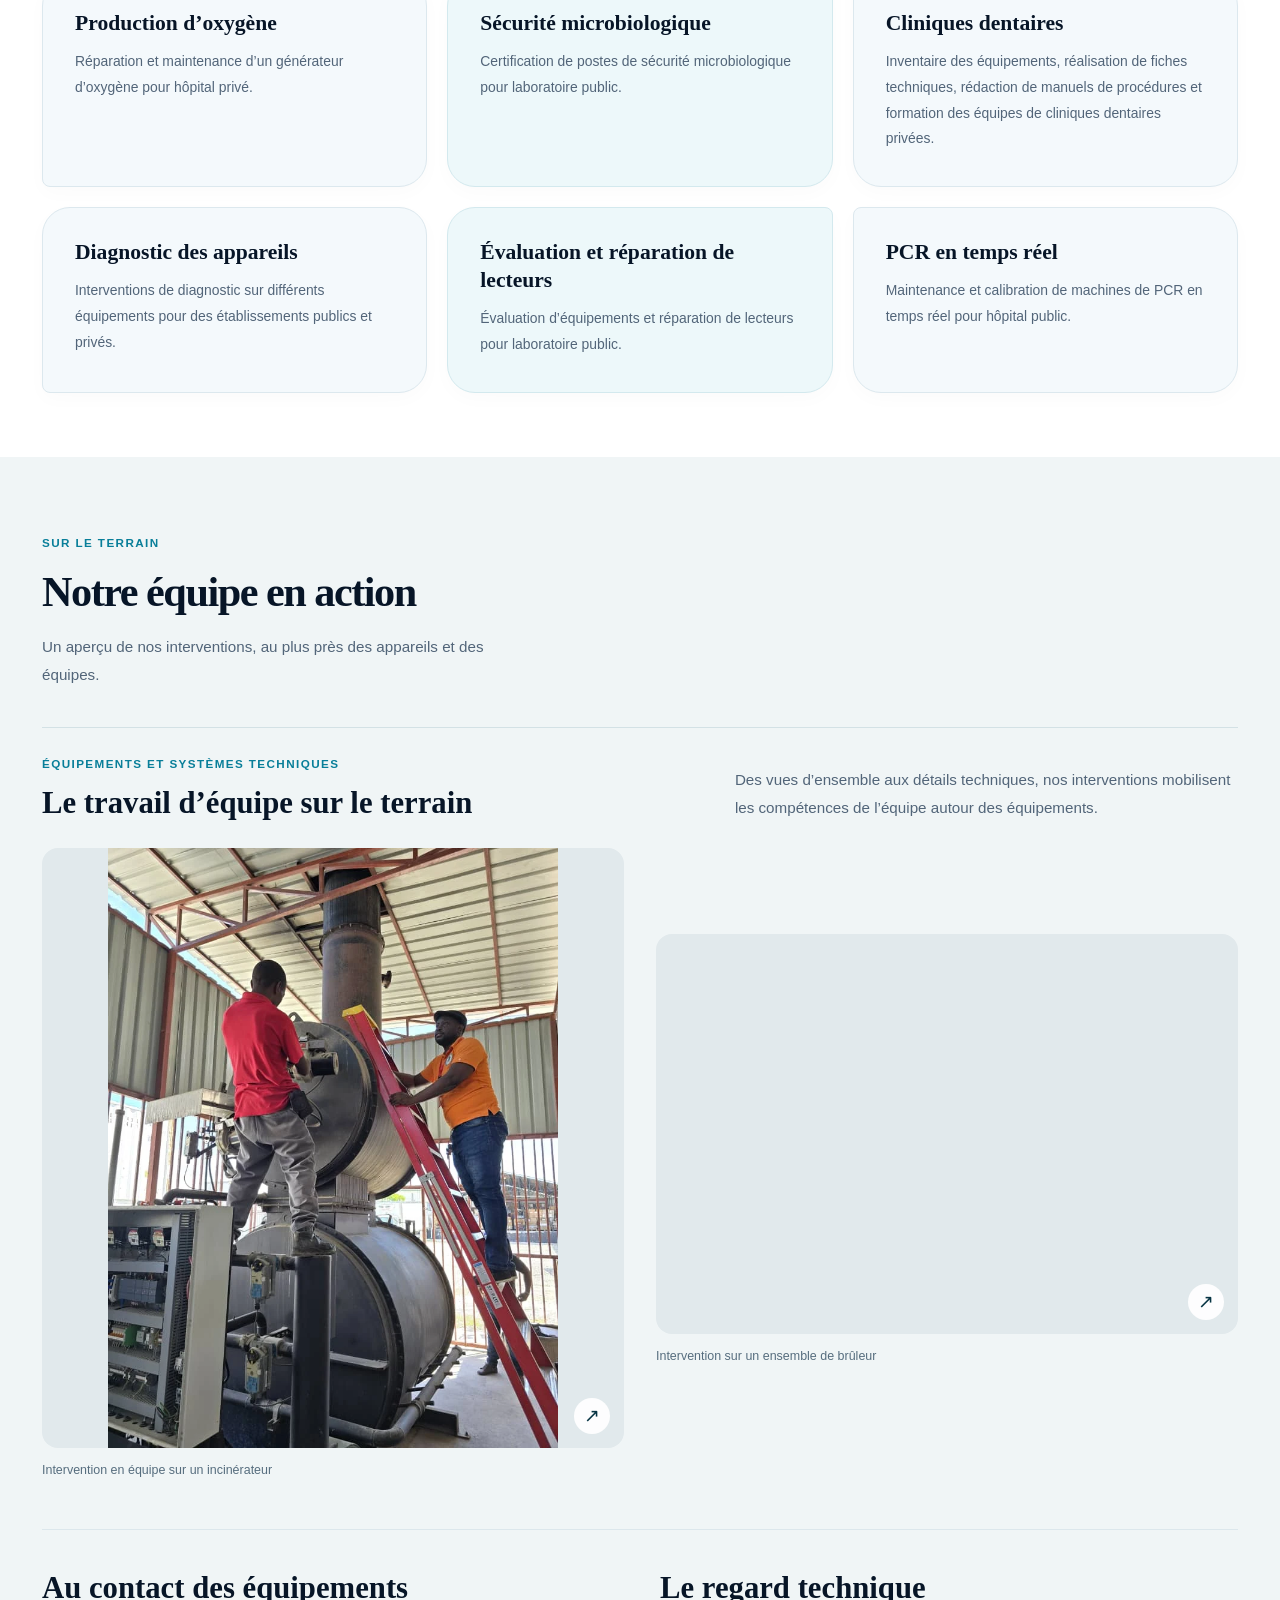
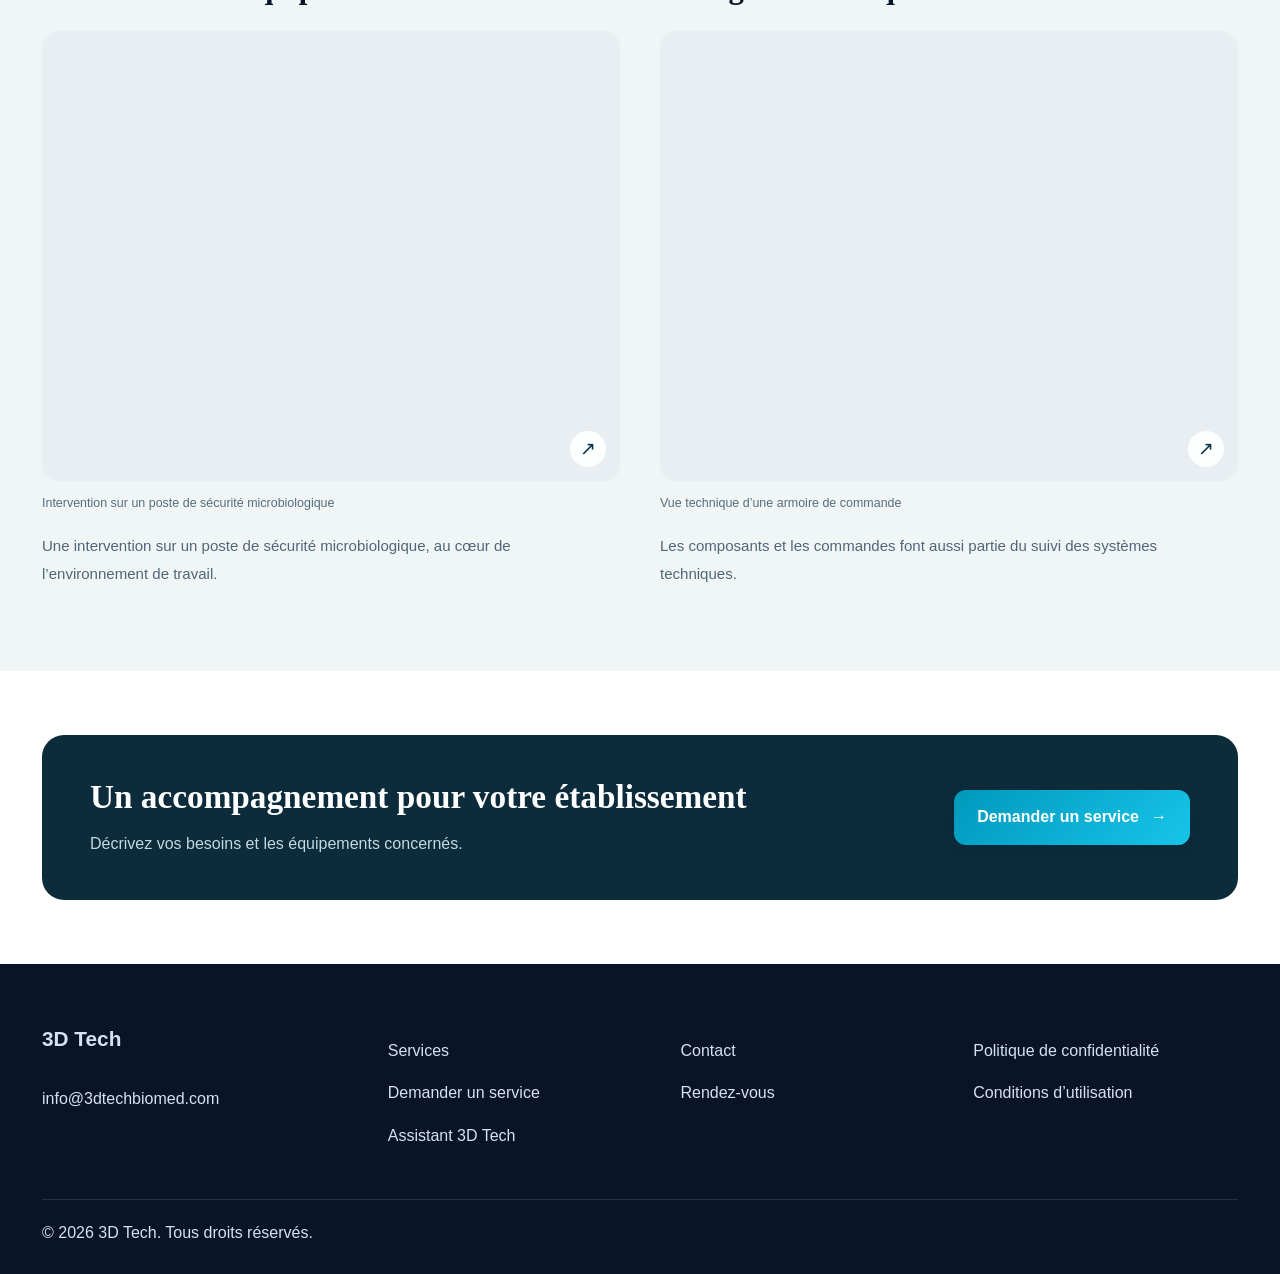
<file: industries.html>
<!doctype html><html lang="fr"><head><meta charset="utf-8"><meta name="viewport" content="width=device-width,initial-scale=1"><meta http-equiv="Content-Security-Policy" content="default-src 'self'; script-src 'self'; style-src 'self' https://fonts.googleapis.com; font-src 'self' https://fonts.gstatic.com; img-src 'self' data:; connect-src 'self' https://formspree.io; form-action 'self' https://formspree.io; base-uri 'self'; object-src 'none'"><meta name="referrer" content="strict-origin-when-cross-origin"><meta name="description" content="Des services biomédicaux adaptés aux hôpitaux, cliniques et laboratoires."><title>Secteurs desservis | 3D Tech</title><link rel="preconnect" href="https://fonts.googleapis.com"><link rel="preconnect" href="https://fonts.gstatic.com" crossorigin><link href="https://fonts.googleapis.com/css2?family=Fraunces:opsz,wght@9..144,500;9..144,600;9..144,700&family=Manrope:wght@400;500;600;700;800;900&display=swap" rel="stylesheet"><link rel="stylesheet" href="assets/css/styles.css?v=2.7"><link rel="stylesheet" href="assets/css/sectors.css?v=1.7"></head><body><a class="skip-link" href="#main-content"><span data-lang="fr">Aller au contenu</span><span data-lang="en">Skip to content</span></a><div class="topbar"><div class="container topbar-inner"><span class="topbar-marquee"><span data-i18n="top_tag"></span></span><span class="topbar-email" data-i18n="top_email"></span></div></div><header class="header"><div class="container nav"><a class="brand" href="index.html" aria-label="3D Tech Home"><img src="assets/images/logo.png" alt="3D Tech logo"></a><nav id="primary-menu" class="menu" aria-label="Navigation principale" data-i18n-aria-label="main_navigation"><a href="index.html" class="" data-i18n="nav_home"></a><a href="about.html" class="" data-i18n="nav_about"></a><a href="services.html" class="" data-i18n="nav_services"></a><a href="industries.html" class="active" data-i18n="nav_industries"></a><a href="contact.html" class="" data-i18n="nav_contact"></a></nav><div class="actions"><button class="lang" type="button">EN</button><a class="btn secondary" href="request-service.html" data-i18n="request"></a><button class="mobile-toggle" type="button" aria-controls="primary-menu" aria-expanded="false" aria-label="Ouvrir le menu" data-i18n-aria-label="open_menu">☰</button></div></div></header><main id="main-content" tabindex="-1" class="sectors-page"><section class="sectors-intro"><div class="container"><div class="sectors-intro-top"><span class="sectors-eyebrow" data-lang="fr">Secteurs desservis</span><span class="sectors-eyebrow" data-lang="en">Industries served</span><span class="sectors-location" data-lang="fr">Partout en Haïti</span><span class="sectors-location" data-lang="en">Throughout Haiti</span></div><div class="sectors-intro-grid"><div class="sectors-intro-copy"><h1 data-lang="fr">Au plus près de vos <em>réalités.</em></h1><h1 data-lang="en">Support that understands <em>your setting.</em></h1><p data-lang="fr">Laboratoires, cliniques et hôpitaux publics et privés : un accompagnement biomédical adapté à votre établissement, à Port-au-Prince comme dans les villes de province.</p><p data-lang="en">Public and private laboratories, clinics and hospitals: biomedical support adapted to your organization, in Port-au-Prince and provincial cities alike.</p><div class="sectors-intro-actions"><a class="btn" href="request-service.html"><span data-lang="fr">Parlons de vos besoins</span><span data-lang="en">Discuss your needs</span></a><a class="sectors-text-link" href="#field-experience"><span data-lang="fr">Nos réalisations</span><span data-lang="en">Our work</span><span aria-hidden="true"> ↗</span></a></div></div><figure class="sectors-hero-photo"><img src="assets/images/fieldwork/incinerator-team.webp" width="750" height="1000" fetchpriority="high" decoding="async" alt="Intervention en équipe sur un incinérateur" data-field-alt-fr="Intervention en équipe sur un incinérateur" data-field-alt-en="Team intervention on an incinerator"><figcaption><span class="sectors-photo-marker" aria-hidden="true"></span><span data-lang="fr">Sur le terrain, aux côtés de vos équipes.</span><span data-lang="en">In the field, alongside your teams.</span></figcaption></figure></div></div></section><section class="sectors-overview"><div class="container sectors-grid"><article class="sector-item"><span class="sector-icon"><svg viewBox="0 0 24 24" fill="none" stroke="currentColor" stroke-width="1.5" stroke-linecap="round" stroke-linejoin="round" aria-hidden="true"><path d="M4 21V7h16v14M8 7V3h8v4M9 21v-5h6v5M10 10h4M12 8v4"/></svg></span><h2 data-lang="fr">Hôpitaux</h2><h2 data-lang="en">Hospitals</h2><p data-lang="fr">Un appui technique pour accompagner les équipes et les besoins des différents services.</p><p data-lang="en">Technical support for teams and the needs of different departments.</p></article><article class="sector-item"><span class="sector-icon"><svg viewBox="0 0 24 24" fill="none" stroke="currentColor" stroke-width="1.5" stroke-linecap="round" stroke-linejoin="round" aria-hidden="true"><path d="M9 3h6M10 3v6l-6 10a1 1 0 0 0 1 2h14a1 1 0 0 0 1-2L14 9V3M8 15h8"/></svg></span><h2 data-lang="fr">Laboratoires</h2><h2 data-lang="en">Laboratories</h2><p data-lang="fr">Un accompagnement des équipements, du suivi technique et des pratiques des utilisateurs.</p><p data-lang="en">Support for equipment, technical follow-up and user practices.</p></article><article class="sector-item"><span class="sector-icon"><svg viewBox="0 0 24 24" fill="none" stroke="currentColor" stroke-width="1.5" stroke-linecap="round" stroke-linejoin="round" aria-hidden="true"><path d="M3 11 12 3l9 8M5 10v11h14V10M9 14h6M12 11v6"/></svg></span><h2 data-lang="fr">Cliniques</h2><h2 data-lang="en">Clinics</h2><p data-lang="fr">Un soutien ponctuel ou suivi, adapté aux besoins et aux moyens de chaque structure.</p><p data-lang="en">One-time or ongoing support adapted to each facility’s needs and resources.</p></article></div></section><section class="sectors-experience" id="field-experience"><div class="container"><div class="fieldwork-heading"><span class="sectors-eyebrow" data-lang="fr">Nos réalisations</span><span class="sectors-eyebrow" data-lang="en">Our work</span><h2 data-lang="fr">Des interventions concrètes, dans vos secteurs.</h2><h2 data-lang="en">Practical support across your sectors.</h2></div><div class="sectors-experience-grid"><article class="sectors-experience-item"><h3 data-lang="fr">Chaîne du froid</h3><h3 data-lang="en">Cold chain</h3><p data-lang="fr">Maintenance de parcs de congélateurs ultra-basse température pour laboratoire public et ONG.</p><p data-lang="en">Maintenance of ultra-low freezer fleets for a public laboratory and NGOs.</p></article><article class="sectors-experience-item"><h3 data-lang="fr">Surveillance de température</h3><h3 data-lang="en">Temperature monitoring</h3><p data-lang="fr">Installation de systèmes de surveillance de température des salles et des enceintes de la chaîne du froid - réfrigérateurs et congélateurs - pour laboratoire public.</p><p data-lang="en">Installation of temperature monitoring systems for rooms and cold-chain cabinets - refrigerators and freezers - for a public laboratory.</p></article><article class="sectors-experience-item"><h3 data-lang="fr">Microscopie</h3><h3 data-lang="en">Microscopy</h3><p data-lang="fr">Installation et réparation de microscopes pour clinique privée.</p><p data-lang="en">Microscope installation and repair for a private clinic.</p></article><article class="sectors-experience-item"><h3 data-lang="fr">Production d’oxygène</h3><h3 data-lang="en">Oxygen production</h3><p data-lang="fr">Réparation et maintenance d’un générateur d’oxygène pour hôpital privé.</p><p data-lang="en">Repair and maintenance of an oxygen generator for a private hospital.</p></article><article class="sectors-experience-item"><h3 data-lang="fr">Sécurité microbiologique</h3><h3 data-lang="en">Microbiological safety</h3><p data-lang="fr">Certification de postes de sécurité microbiologique pour laboratoire public.</p><p data-lang="en">Certification of biological safety cabinets for a public laboratory.</p></article><article class="sectors-experience-item"><h3 data-lang="fr">Cliniques dentaires</h3><h3 data-lang="en">Dental clinics</h3><p data-lang="fr">Inventaire des équipements, réalisation de fiches techniques, rédaction de manuels de procédures et formation des équipes de cliniques dentaires privées.</p><p data-lang="en">Equipment inventory, preparation of technical records and procedure manuals, and staff training for private dental clinics.</p></article><article class="sectors-experience-item"><h3 data-lang="fr">Diagnostic des appareils</h3><h3 data-lang="en">Equipment diagnostics</h3><p data-lang="fr">Interventions de diagnostic sur différents équipements pour des établissements publics et privés.</p><p data-lang="en">Diagnostic interventions on various equipment for public and private organizations.</p></article><article class="sectors-experience-item"><h3 data-lang="fr">Évaluation et réparation de lecteurs</h3><h3 data-lang="en">Reader assessment and repair</h3><p data-lang="fr">Évaluation d’équipements et réparation de lecteurs pour laboratoire public.</p><p data-lang="en">Equipment assessment and reader repair for a public laboratory.</p></article><article class="sectors-experience-item"><h3 data-lang="fr">PCR en temps réel</h3><h3 data-lang="en">Real-time PCR</h3><p data-lang="fr">Maintenance et calibration de machines de PCR en temps réel pour hôpital public.</p><p data-lang="en">Maintenance and calibration of real-time PCR instruments for a public hospital.</p></article></div></div><div class="fieldwork"><div class="container"><div class="fieldwork-heading"><span class="sectors-eyebrow" data-lang="fr">Sur le terrain</span><span class="sectors-eyebrow" data-lang="en">In the field</span><h2 data-lang="fr">Notre équipe en action</h2><h2 data-lang="en">Our team in action</h2><p data-lang="fr">Un aperçu de nos interventions, au plus près des appareils et des équipes.</p><p data-lang="en">A look at our interventions, working alongside equipment and teams.</p></div><article class="field-story"><div class="field-story-heading"><div><span class="sectors-eyebrow" data-lang="fr">Équipements et systèmes techniques</span><span class="sectors-eyebrow" data-lang="en">Equipment and technical systems</span><h3 data-lang="fr">Le travail d’équipe sur le terrain</h3><h3 data-lang="en">Teamwork in the field</h3></div><p data-lang="fr">Des vues d’ensemble aux détails techniques, nos interventions mobilisent les compétences de l’équipe autour des équipements.</p><p data-lang="en">From the overall installation to technical details, our interventions bring the team’s expertise together around the equipment.</p></div><div class="field-pair"><div class="field-slider field-slider--portrait" role="region" aria-label="Interventions sur l’incinérateur" data-slider-label-fr="Interventions sur l’incinérateur" data-slider-label-en="Incinerator fieldwork"><figure class="field-photo field-photo--portrait"><button class="field-photo-open" type="button" data-field-photo="0" aria-label="Agrandir la photo" data-i18n-aria-label="enlarge_photo"><img src="assets/images/fieldwork/incinerator-team.webp" width="750" height="1000" loading="lazy" decoding="async" alt="Intervention en équipe sur un incinérateur" data-field-alt-fr="Intervention en équipe sur un incinérateur" data-field-alt-en="Team intervention on an incinerator"><span class="field-photo-expand" aria-hidden="true">↗</span></button><figcaption><span data-lang="fr">Intervention en équipe sur un incinérateur</span><span data-lang="en">Team intervention on an incinerator</span></figcaption></figure><figure class="field-photo field-photo--portrait" hidden><button class="field-photo-open" type="button" data-field-photo="21" aria-label="Agrandir la photo" data-i18n-aria-label="enlarge_photo"><img src="assets/images/team/team-01.jpg" width="750" height="1000" loading="lazy" decoding="async" alt="Intervention sur l’incinérateur en équipe" data-field-alt-fr="Intervention sur l’incinérateur en équipe" data-field-alt-en="Team working on the incinerator"><span class="field-photo-expand" aria-hidden="true">↗</span></button><figcaption hidden><span data-lang="fr">Intervention sur l’incinérateur en équipe</span><span data-lang="en">Team working on the incinerator</span></figcaption></figure></div><div class="field-slider field-slider--detail" role="region" aria-label="Détails techniques" data-slider-label-fr="Détails techniques" data-slider-label-en="Technical details"><figure class="field-photo field-photo--detail"><button class="field-photo-open" type="button" data-field-photo="1" aria-label="Agrandir la photo" data-i18n-aria-label="enlarge_photo"><img src="assets/images/fieldwork/burner-detail.webp" width="1000" height="750" loading="lazy" decoding="async" alt="Intervention sur un ensemble de brûleur" data-field-alt-fr="Intervention sur un ensemble de brûleur" data-field-alt-en="Work on a burner assembly"><span class="field-photo-expand" aria-hidden="true">↗</span></button><figcaption><span data-lang="fr">Intervention sur un ensemble de brûleur</span><span data-lang="en">Work on a burner assembly</span></figcaption></figure><figure class="field-photo field-photo--detail" hidden><button class="field-photo-open" type="button" data-field-photo="24" aria-label="Agrandir la photo" data-i18n-aria-label="enlarge_photo"><img src="assets/images/team/team-04.jpg" width="750" height="1000" loading="lazy" decoding="async" alt="Détail des composants du brûleur" data-field-alt-fr="Détail des composants du brûleur" data-field-alt-en="Detail of the burner components"><span class="field-photo-expand" aria-hidden="true">↗</span></button><figcaption hidden><span data-lang="fr">Détail des composants du brûleur</span><span data-lang="en">Detail of the burner components</span></figcaption></figure><figure class="field-photo field-photo--detail" hidden><button class="field-photo-open" type="button" data-field-photo="30" aria-label="Agrandir la photo" data-i18n-aria-label="enlarge_photo"><img src="assets/images/team/team-10.jpg" width="750" height="1000" loading="lazy" decoding="async" alt="Vue du raccordement électrique" data-field-alt-fr="Vue du raccordement électrique" data-field-alt-en="View of the electrical connection"><span class="field-photo-expand" aria-hidden="true">↗</span></button><figcaption hidden><span data-lang="fr">Vue du raccordement électrique</span><span data-lang="en">View of the electrical connection</span></figcaption></figure></div></div></article><div class="field-secondary"><article class="field-story field-story--compact"><h3 data-lang="fr">Au contact des équipements</h3><h3 data-lang="en">Working directly with equipment</h3><figure class="field-photo "><button class="field-photo-open" type="button" data-field-photo="2" aria-label="Agrandir la photo" data-i18n-aria-label="enlarge_photo"><img src="assets/images/fieldwork/biosafety-fieldwork.webp" width="1086" height="1448" loading="lazy" decoding="async" alt="Intervention sur un poste de sécurité microbiologique" data-field-alt-fr="Intervention sur un poste de sécurité microbiologique" data-field-alt-en="Work on a biological safety cabinet"><span class="field-photo-expand" aria-hidden="true">↗</span></button><figcaption><span data-lang="fr">Intervention sur un poste de sécurité microbiologique</span><span data-lang="en">Work on a biological safety cabinet</span></figcaption></figure><p data-lang="fr">Une intervention sur un poste de sécurité microbiologique, au cœur de l’environnement de travail.</p><p data-lang="en">An intervention on a biological safety cabinet in its working environment.</p></article><article class="field-story field-story--compact"><h3 data-lang="fr">Le regard technique</h3><h3 data-lang="en">A technical perspective</h3><figure class="field-photo "><button class="field-photo-open" type="button" data-field-photo="3" aria-label="Agrandir la photo" data-i18n-aria-label="enlarge_photo"><img src="assets/images/fieldwork/control-cabinet.webp" width="1086" height="1448" loading="lazy" decoding="async" alt="Vue technique d’une armoire de commande" data-field-alt-fr="Vue technique d’une armoire de commande" data-field-alt-en="Technical view of a control cabinet"><span class="field-photo-expand" aria-hidden="true">↗</span></button><figcaption><span data-lang="fr">Vue technique d’une armoire de commande</span><span data-lang="en">Technical view of a control cabinet</span></figcaption></figure><p data-lang="fr">Les composants et les commandes font aussi partie du suivi des systèmes techniques.</p><p data-lang="en">Components and controls are also part of technical system support.</p></article></div></div></div></section><section class="sectors-cta"><div class="container"><div><h2 data-lang="fr">Un accompagnement pour votre établissement</h2><h2 data-lang="en">Support for your organization</h2><p data-lang="fr">Décrivez vos besoins et les équipements concernés.</p><p data-lang="en">Tell us about your needs and the equipment involved.</p></div><a class="btn secondary" href="request-service.html"><span data-lang="fr">Demander un service</span><span data-lang="en">Request a service</span></a></div></section></main><footer class="footer"><div class="container"><div class="footer-grid"><div><a class="footer-brand" href="index.html">3D Tech</a><p><a href="mailto:info@3dtechbiomed.com">info@3dtechbiomed.com</a></p></div><div><p><a href="services.html" data-i18n="nav_services"></a></p><p><a href="request-service.html" data-i18n="request"></a></p><p><a href="assistant.html" data-i18n="nav_assistant"></a></p></div><div><p><a href="contact.html" data-i18n="nav_contact"></a></p><p><a href="appointment.html" data-lang="fr">Rendez-vous</a><a href="appointment.html" data-lang="en">Appointment</a></p></div><div><p><a href="privacy.html" data-i18n="privacy">Politique de confidentialité</a></p><p><a href="terms.html" data-i18n="terms">Conditions d’utilisation</a></p></div></div><div class="footer-bottom"><a href="index.html">© 2026 3D Tech. <span data-i18n="rights"></span></a></div></div></footer><button class="assistant-fab" aria-controls="assistant-panel" aria-expanded="false" type="button" data-i18n="assistant_title">Ask 3D Tech</button><section id="assistant-panel" class="assistant-panel" aria-label="3D Tech assistant"><div class="assistant-head"><strong data-i18n="assistant_title"></strong><button class="close" type="button" aria-label="Fermer l’assistant" data-i18n-aria-label="close_assistant">×</button></div><div id="assistantBody" class="assistant-body"><div class="msg bot" data-i18n="assistant_intro"></div></div><form id="assistantForm" class="assistant-input"><input id="assistantInput" aria-label="Posez une question sur les services 3D Tech" data-i18n-aria-label="assistant_question" data-i18n-placeholder="assistant_placeholder" autocomplete="off"><button class="btn secondary" type="submit" data-i18n="send"></button></form></section><script src="assets/js/assistant-documents.js?v=1.5"></script><script src="assets/js/assistant-search.js?v=1.3"></script><script src="assets/js/assistant-policy.js?v=1.5"></script><script src="assets/js/main.js?v=4.5"></script><dialog class="field-dialog" aria-label="Photo de notre équipe en action" data-i18n-aria-label="field_photo_dialog"><button class="field-dialog-close" type="button" aria-label="Fermer la photo" data-i18n-aria-label="close_photo">×</button><figure><img src="assets/images/fieldwork/incinerator-team.webp" alt=""><figcaption></figcaption></figure></dialog><script src="assets/js/sectors.js?v=1.3"></script></body></html>
</file>
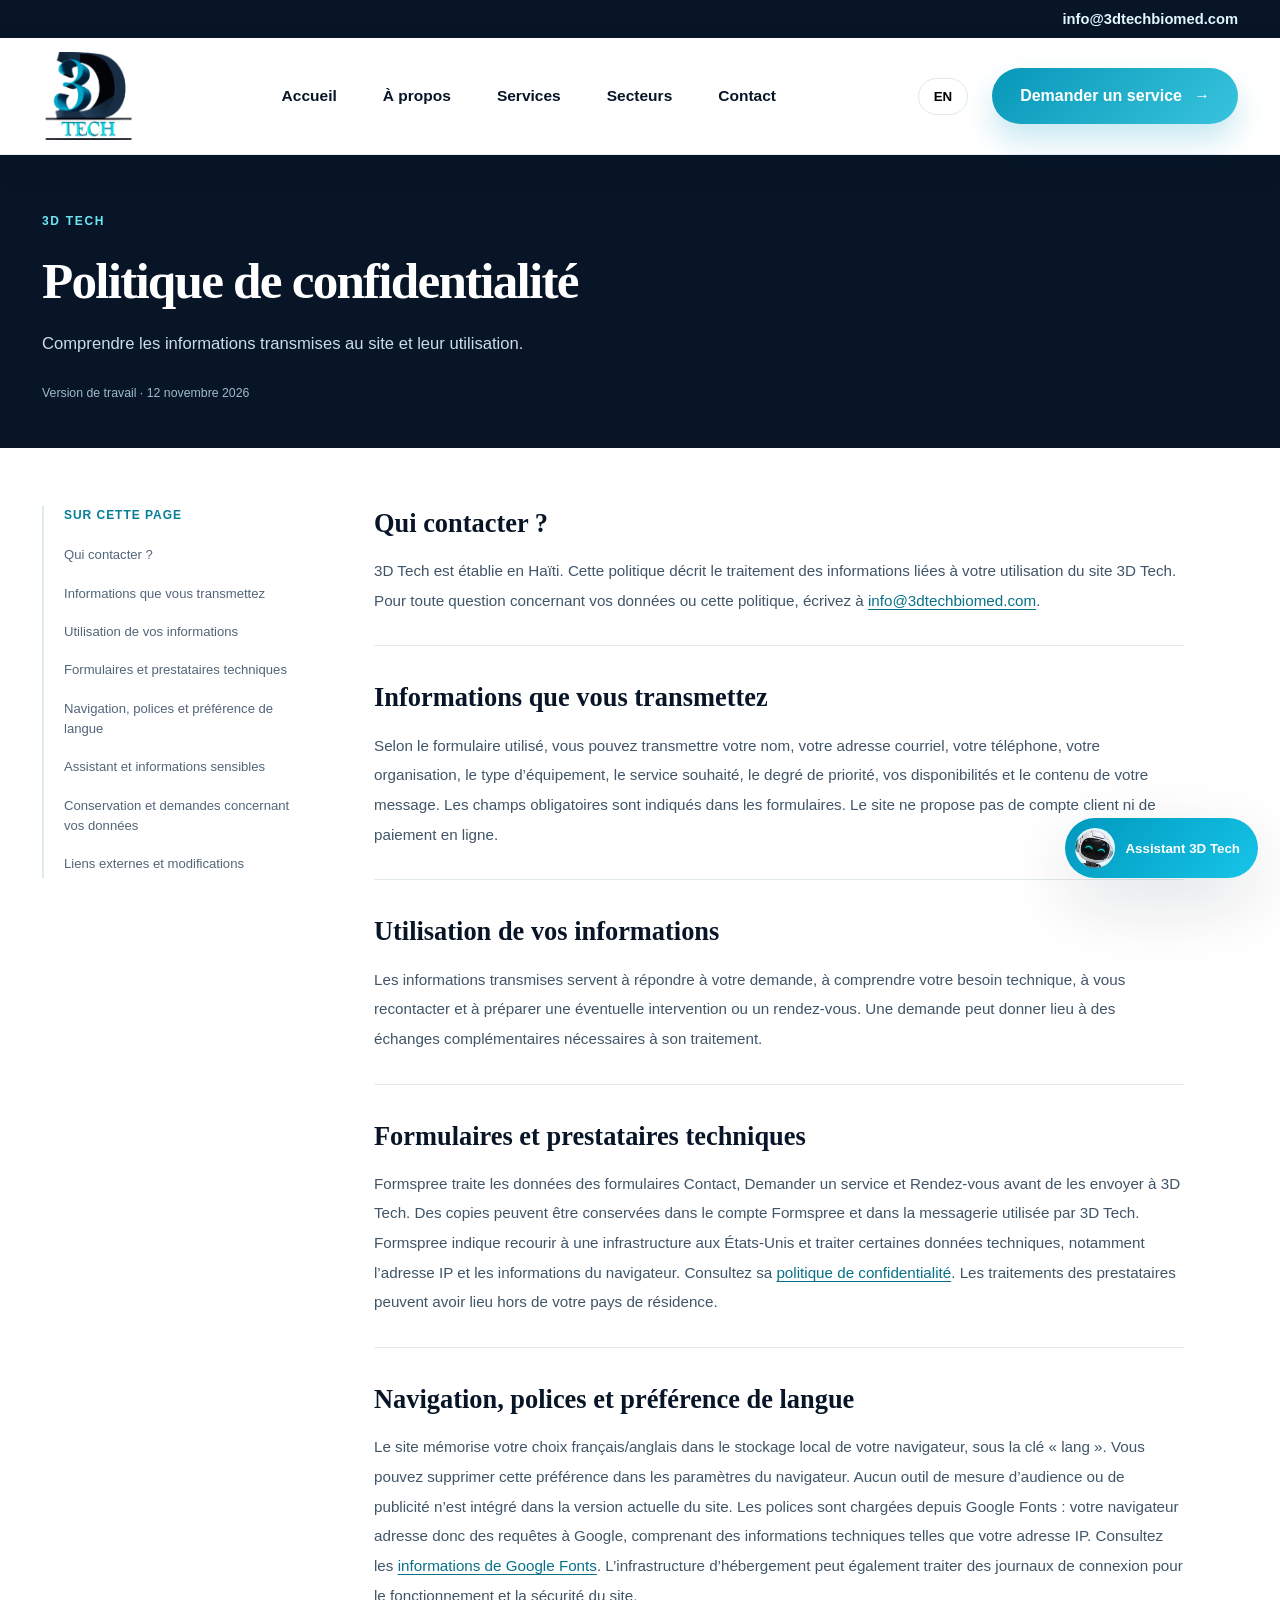
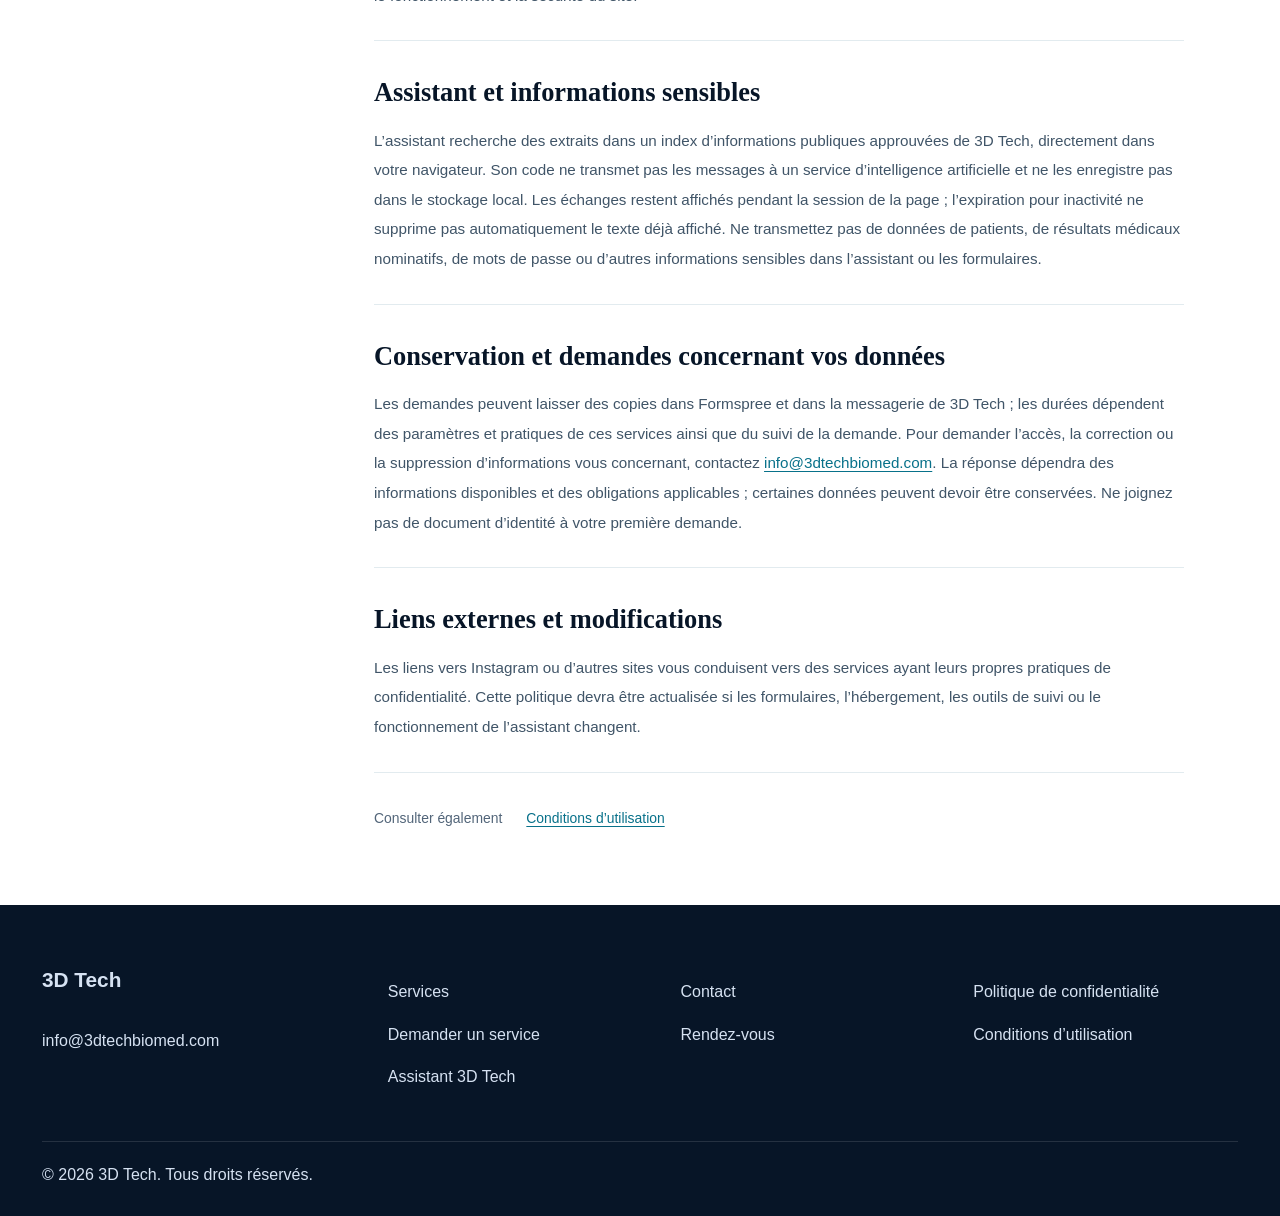
<file: privacy.html>
<!doctype html><html lang="fr"><head><meta charset="utf-8"><meta name="viewport" content="width=device-width,initial-scale=1"><meta http-equiv="Content-Security-Policy" content="default-src 'self'; script-src 'self'; style-src 'self' https://fonts.googleapis.com; font-src 'self' https://fonts.gstatic.com; img-src 'self' data:; connect-src 'self' https://formspree.io; form-action 'self' https://formspree.io; base-uri 'self'; object-src 'none'"><meta name="referrer" content="strict-origin-when-cross-origin"><meta name="description" content="Informations sur la confidentialité et les formulaires du site 3D Tech."><title>Confidentialité | 3D Tech</title><link rel="preconnect" href="https://fonts.googleapis.com"><link rel="preconnect" href="https://fonts.gstatic.com" crossorigin><link href="https://fonts.googleapis.com/css2?family=Fraunces:opsz,wght@9..144,500;9..144,600;9..144,700&family=Manrope:wght@400;500;600;700;800;900&display=swap" rel="stylesheet"><link rel="stylesheet" href="assets/css/styles.css?v=2.7"><link rel="stylesheet" href="assets/css/legal.css?v=1.0"></head><body><a class="skip-link" href="#main-content"><span data-lang="fr">Aller au contenu</span><span data-lang="en">Skip to content</span></a><div class="topbar"><div class="container topbar-inner"><span class="topbar-marquee"><span data-i18n="top_tag"></span></span><span class="topbar-email" data-i18n="top_email"></span></div></div><header class="header"><div class="container nav"><a class="brand" href="index.html" aria-label="3D Tech Home"><img src="assets/images/logo.png" alt="3D Tech logo"></a><nav id="primary-menu" class="menu" aria-label="Navigation principale" data-i18n-aria-label="main_navigation"><a href="index.html" class="" data-i18n="nav_home"></a><a href="about.html" class="" data-i18n="nav_about"></a><a href="services.html" class="" data-i18n="nav_services"></a><a href="industries.html" class="" data-i18n="nav_industries"></a><a href="contact.html" class="" data-i18n="nav_contact"></a></nav><div class="actions"><button class="lang" type="button">EN</button><a class="btn secondary" href="request-service.html" data-i18n="request"></a><button class="mobile-toggle" type="button" aria-controls="primary-menu" aria-expanded="false" aria-label="Ouvrir le menu" data-i18n-aria-label="open_menu">☰</button></div></div></header><main id="main-content" tabindex="-1" class="legal-page"><header class="legal-intro"><div class="container"><span class="legal-eyebrow">3D Tech</span><h1 data-lang="fr">Politique de confidentialité</h1><h1 data-lang="en">Privacy policy</h1><p data-lang="fr">Comprendre les informations transmises au site et leur utilisation.</p><p data-lang="en">Understand the information submitted through the website and how it is used.</p><div class="legal-meta"><span data-lang="fr">Version de travail · 12 novembre 2026</span><span data-lang="en">Draft version · November 12, 2026</span></div></div></header><div class="container legal-layout"><nav class="legal-nav" aria-label="Sommaire / Contents"><strong data-lang="fr">Sur cette page</strong><strong data-lang="en">On this page</strong><a href="#contact"><span data-lang="fr">Qui contacter ?</span><span data-lang="en">Who to contact</span></a><a href="#information"><span data-lang="fr">Informations que vous transmettez</span><span data-lang="en">Information you provide</span></a><a href="#purposes"><span data-lang="fr">Utilisation de vos informations</span><span data-lang="en">How your information is used</span></a><a href="#providers"><span data-lang="fr">Formulaires et prestataires techniques</span><span data-lang="en">Forms and technical providers</span></a><a href="#browser"><span data-lang="fr">Navigation, polices et préférence de langue</span><span data-lang="en">Browsing, fonts and language preference</span></a><a href="#assistant"><span data-lang="fr">Assistant et informations sensibles</span><span data-lang="en">Assistant and sensitive information</span></a><a href="#retention"><span data-lang="fr">Conservation et demandes concernant vos données</span><span data-lang="en">Retention and requests about your information</span></a><a href="#changes"><span data-lang="fr">Liens externes et modifications</span><span data-lang="en">External links and changes</span></a></nav><article class="legal-content"><section id="contact"><h2 data-lang="fr">Qui contacter ?</h2><h2 data-lang="en">Who to contact</h2><p data-lang="fr">3D Tech est établie en Haïti. Cette politique décrit le traitement des informations liées à votre utilisation du site 3D Tech. Pour toute question concernant vos données ou cette politique, écrivez à <a href="mailto:info@3dtechbiomed.com">info@3dtechbiomed.com</a>.</p><p data-lang="en">3D Tech is based in Haiti. This policy describes how information relating to your use of the 3D Tech website is handled. For questions about your information or this policy, contact <a href="mailto:info@3dtechbiomed.com">info@3dtechbiomed.com</a>.</p></section><section id="information"><h2 data-lang="fr">Informations que vous transmettez</h2><h2 data-lang="en">Information you provide</h2><p data-lang="fr">Selon le formulaire utilisé, vous pouvez transmettre votre nom, votre adresse courriel, votre téléphone, votre organisation, le type d’équipement, le service souhaité, le degré de priorité, vos disponibilités et le contenu de votre message. Les champs obligatoires sont indiqués dans les formulaires. Le site ne propose pas de compte client ni de paiement en ligne.</p><p data-lang="en">Depending on the form used, you may provide your name, email address, telephone number, organization, equipment type, requested service, priority, availability and message. Required fields are identified in the forms. The website does not offer customer accounts or online payments.</p></section><section id="purposes"><h2 data-lang="fr">Utilisation de vos informations</h2><h2 data-lang="en">How your information is used</h2><p data-lang="fr">Les informations transmises servent à répondre à votre demande, à comprendre votre besoin technique, à vous recontacter et à préparer une éventuelle intervention ou un rendez-vous. Une demande peut donner lieu à des échanges complémentaires nécessaires à son traitement.</p><p data-lang="en">Information you submit is used to respond to your inquiry, understand your technical needs, contact you and prepare a possible service visit or appointment. Additional correspondence may be needed to handle your request.</p></section><section id="providers"><h2 data-lang="fr">Formulaires et prestataires techniques</h2><h2 data-lang="en">Forms and technical providers</h2><p data-lang="fr">Formspree traite les données des formulaires Contact, Demander un service et Rendez-vous avant de les envoyer à 3D Tech. Des copies peuvent être conservées dans le compte Formspree et dans la messagerie utilisée par 3D Tech. Formspree indique recourir à une infrastructure aux États-Unis et traiter certaines données techniques, notamment l’adresse IP et les informations du navigateur. Consultez sa <a href="https://formspree.io/legal/privacy-policy/" target="_blank" rel="noopener noreferrer">politique de confidentialité</a>. Les traitements des prestataires peuvent avoir lieu hors de votre pays de résidence.</p><p data-lang="en">Formspree processes data from the Contact, Request Service and Appointment forms before sending it to 3D Tech. Copies may remain in the Formspree account and the email service used by 3D Tech. Formspree describes using infrastructure in the United States and processing technical data such as IP addresses and browser information. See its <a href="https://formspree.io/legal/privacy-policy/" target="_blank" rel="noopener noreferrer">privacy policy</a>. Provider processing may take place outside your country of residence.</p></section><section id="browser"><h2 data-lang="fr">Navigation, polices et préférence de langue</h2><h2 data-lang="en">Browsing, fonts and language preference</h2><p data-lang="fr">Le site mémorise votre choix français/anglais dans le stockage local de votre navigateur, sous la clé « lang ». Vous pouvez supprimer cette préférence dans les paramètres du navigateur. Aucun outil de mesure d’audience ou de publicité n’est intégré dans la version actuelle du site. Les polices sont chargées depuis Google Fonts : votre navigateur adresse donc des requêtes à Google, comprenant des informations techniques telles que votre adresse IP. Consultez les <a href="https://fonts.google.com/faq" target="_blank" rel="noopener noreferrer">informations de Google Fonts</a>. L’infrastructure d’hébergement peut également traiter des journaux de connexion pour le fonctionnement et la sécurité du site.</p><p data-lang="en">The website saves your French/English preference in your browser’s local storage under the key “lang”. You can remove it through your browser settings. No audience measurement or advertising tool is integrated into the current website. Fonts load from Google Fonts, so your browser sends Google requests containing technical information such as your IP address. See the <a href="https://fonts.google.com/faq" target="_blank" rel="noopener noreferrer">Google Fonts information</a>. Hosting infrastructure may also process connection logs to operate and secure the website.</p></section><section id="assistant"><h2 data-lang="fr">Assistant et informations sensibles</h2><h2 data-lang="en">Assistant and sensitive information</h2><p data-lang="fr">L’assistant recherche des extraits dans un index d’informations publiques approuvées de 3D Tech, directement dans votre navigateur. Son code ne transmet pas les messages à un service d’intelligence artificielle et ne les enregistre pas dans le stockage local. Les échanges restent affichés pendant la session de la page ; l’expiration pour inactivité ne supprime pas automatiquement le texte déjà affiché. Ne transmettez pas de données de patients, de résultats médicaux nominatifs, de mots de passe ou d’autres informations sensibles dans l’assistant ou les formulaires.</p><p data-lang="en">The assistant searches an index of approved public 3D Tech information directly in your browser. Its code does not send messages to an AI service or save them to local storage. Exchanges remain displayed during the page session; inactivity expiry does not automatically erase text already displayed. Do not submit patient data, identifiable medical results, passwords or other sensitive information through the assistant or forms.</p></section><section id="retention"><h2 data-lang="fr">Conservation et demandes concernant vos données</h2><h2 data-lang="en">Retention and requests about your information</h2><p data-lang="fr">Les demandes peuvent laisser des copies dans Formspree et dans la messagerie de 3D Tech ; les durées dépendent des paramètres et pratiques de ces services ainsi que du suivi de la demande. Pour demander l’accès, la correction ou la suppression d’informations vous concernant, contactez <a href="mailto:info@3dtechbiomed.com">info@3dtechbiomed.com</a>. La réponse dépendra des informations disponibles et des obligations applicables ; certaines données peuvent devoir être conservées. Ne joignez pas de document d’identité à votre première demande.</p><p data-lang="en">Requests may leave copies in Formspree and 3D Tech’s email service; retention depends on the settings and practices of those services and the handling of your request. To request access to, correction of or deletion of information about you, contact <a href="mailto:info@3dtechbiomed.com">info@3dtechbiomed.com</a>. The response will depend on available information and applicable obligations; some information may need to be retained. Do not attach an identity document to your initial request.</p></section><section id="changes"><h2 data-lang="fr">Liens externes et modifications</h2><h2 data-lang="en">External links and changes</h2><p data-lang="fr">Les liens vers Instagram ou d’autres sites vous conduisent vers des services ayant leurs propres pratiques de confidentialité. Cette politique devra être actualisée si les formulaires, l’hébergement, les outils de suivi ou le fonctionnement de l’assistant changent.</p><p data-lang="en">Links to Instagram or other websites take you to services with their own privacy practices. This policy must be updated if forms, hosting, tracking tools or the assistant’s operation change.</p></section><div class="legal-related"><span data-lang="fr">Consulter également</span><span data-lang="en">Also read</span><a href="terms.html"><span data-lang="fr">Conditions d’utilisation</span><span data-lang="en">Terms of use</span></a></div></article></div></main><footer class="footer"><div class="container"><div class="footer-grid"><div><a class="footer-brand" href="index.html">3D Tech</a><p><a href="mailto:info@3dtechbiomed.com">info@3dtechbiomed.com</a></p></div><div><p><a href="services.html" data-i18n="nav_services"></a></p><p><a href="request-service.html" data-i18n="request"></a></p><p><a href="assistant.html" data-i18n="nav_assistant"></a></p></div><div><p><a href="contact.html" data-i18n="nav_contact"></a></p><p><a href="appointment.html" data-lang="fr">Rendez-vous</a><a href="appointment.html" data-lang="en">Appointment</a></p></div><div><p><a href="privacy.html" data-i18n="privacy">Politique de confidentialité</a></p><p><a href="terms.html" data-i18n="terms">Conditions d’utilisation</a></p></div></div><div class="footer-bottom"><a href="index.html">© 2026 3D Tech. <span data-i18n="rights"></span></a></div></div></footer><button class="assistant-fab" aria-controls="assistant-panel" aria-expanded="false" type="button" data-i18n="assistant_title">Ask 3D Tech</button><section id="assistant-panel" class="assistant-panel" aria-label="3D Tech assistant"><div class="assistant-head"><strong data-i18n="assistant_title"></strong><button class="close" type="button" aria-label="Fermer l’assistant" data-i18n-aria-label="close_assistant">×</button></div><div id="assistantBody" class="assistant-body"><div class="msg bot" data-i18n="assistant_intro"></div></div><form id="assistantForm" class="assistant-input"><input id="assistantInput" aria-label="Posez une question sur les services 3D Tech" data-i18n-aria-label="assistant_question" data-i18n-placeholder="assistant_placeholder" autocomplete="off"><button class="btn secondary" type="submit" data-i18n="send"></button></form></section><script src="assets/js/assistant-documents.js?v=1.5"></script><script src="assets/js/assistant-search.js?v=1.3"></script><script src="assets/js/assistant-policy.js?v=1.5"></script><script src="assets/js/main.js?v=4.5"></script></body></html>
</file>
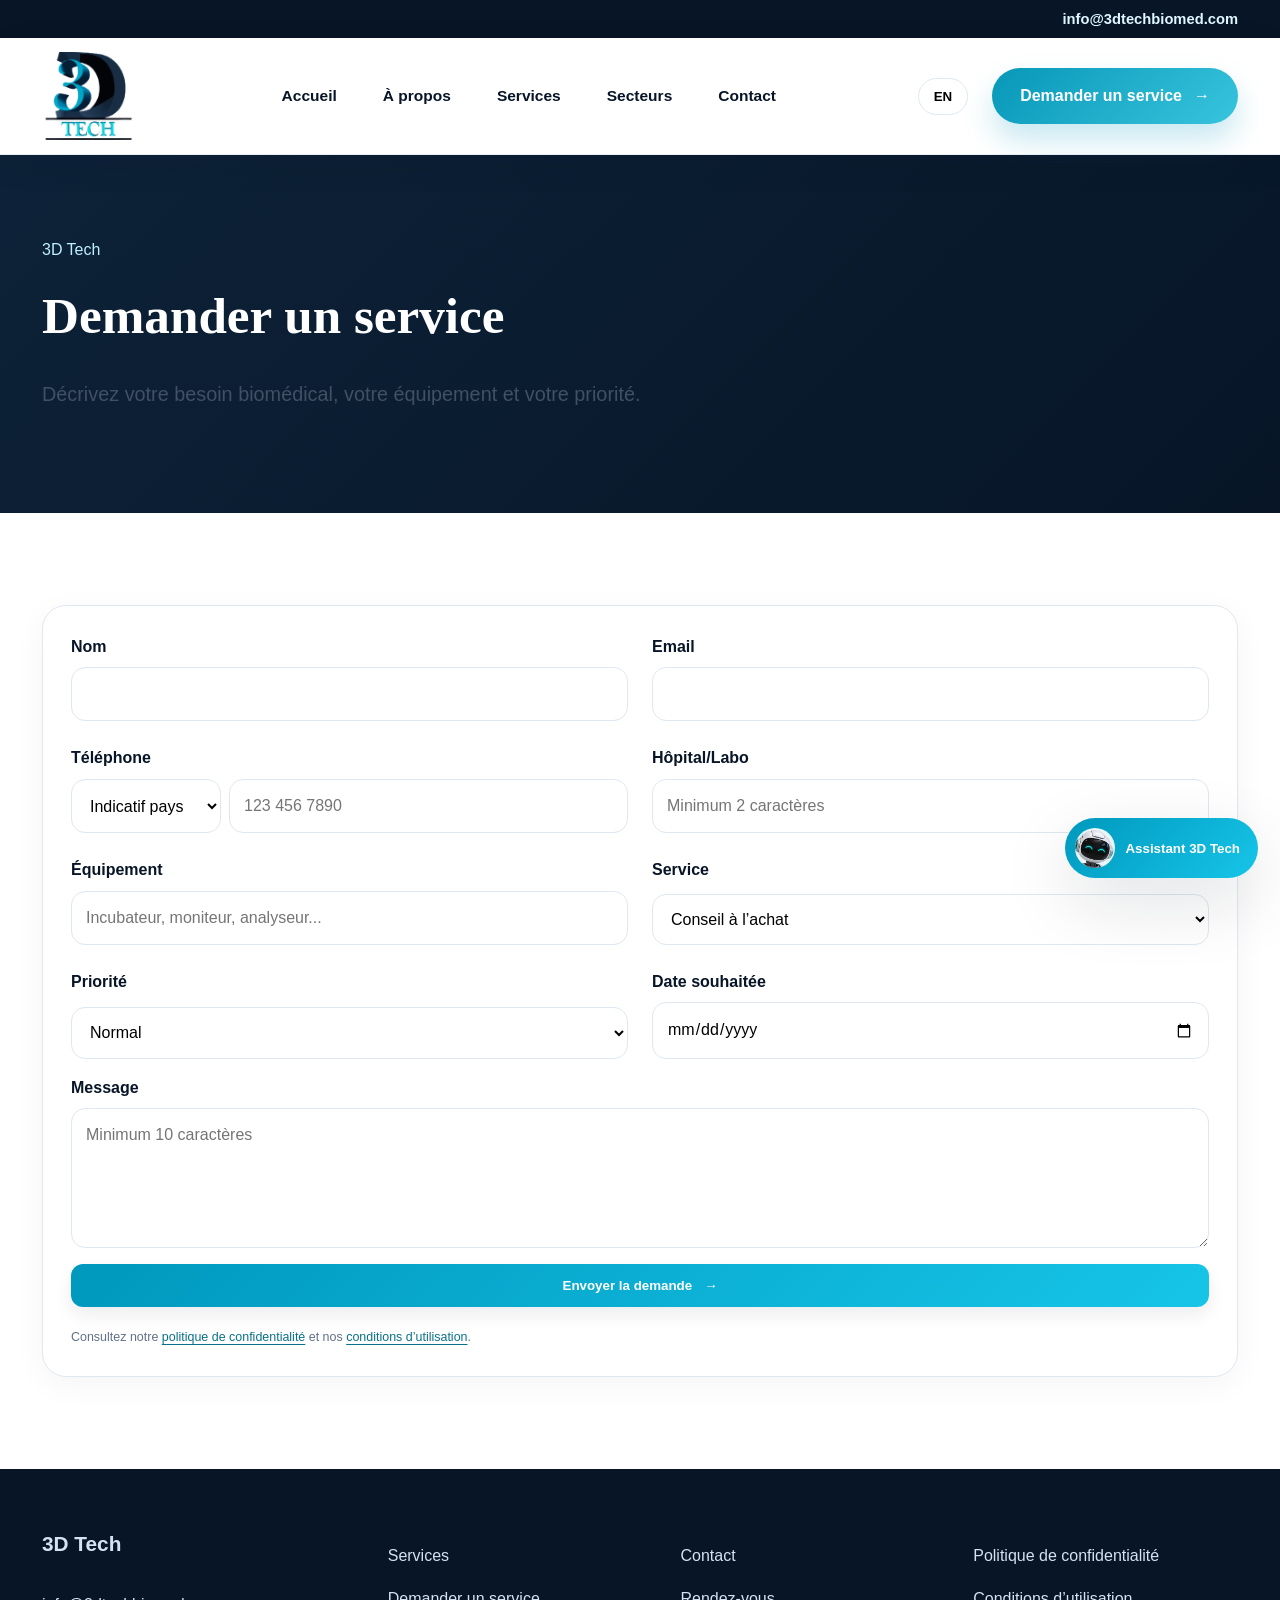
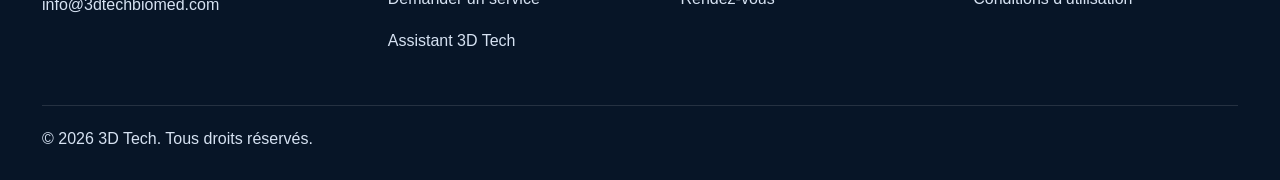
<file: request-service.html>
<!doctype html><html lang="fr"><head><meta charset="utf-8"><meta name="viewport" content="width=device-width,initial-scale=1"><meta http-equiv="Content-Security-Policy" content="default-src 'self'; script-src 'self'; style-src 'self' https://fonts.googleapis.com; font-src 'self' https://fonts.gstatic.com; img-src 'self' data:; connect-src 'self' https://formspree.io; form-action 'self' https://formspree.io; base-uri 'self'; object-src 'none'"><meta name="referrer" content="strict-origin-when-cross-origin"><meta name="description" content="Décrivez votre équipement et votre besoin pour demander un service à 3D Tech."><title>Demander un service | 3D Tech</title><link rel="preconnect" href="https://fonts.googleapis.com"><link rel="preconnect" href="https://fonts.gstatic.com" crossorigin><link href="https://fonts.googleapis.com/css2?family=Fraunces:opsz,wght@9..144,500;9..144,600;9..144,700&family=Manrope:wght@400;500;600;700;800;900&display=swap" rel="stylesheet"><link rel="stylesheet" href="assets/css/styles.css?v=2.7"></head><body><a class="skip-link" href="#main-content"><span data-lang="fr">Aller au contenu</span><span data-lang="en">Skip to content</span></a><div class="topbar"><div class="container topbar-inner"><span class="topbar-marquee"><span data-i18n="top_tag"></span></span><span class="topbar-email" data-i18n="top_email"></span></div></div><header class="header"><div class="container nav"><a class="brand" href="index.html" aria-label="3D Tech Home"><img src="assets/images/logo.png" alt="3D Tech logo"></a><nav id="primary-menu" class="menu" aria-label="Navigation principale" data-i18n-aria-label="main_navigation"><a href="index.html" class="" data-i18n="nav_home"></a><a href="about.html" class="" data-i18n="nav_about"></a><a href="services.html" class="" data-i18n="nav_services"></a><a href="industries.html" class="" data-i18n="nav_industries"></a><a href="contact.html" class="" data-i18n="nav_contact"></a></nav><div class="actions"><button class="lang" type="button">EN</button><a class="btn secondary" href="request-service.html" data-i18n="request"></a><button class="mobile-toggle" type="button" aria-controls="primary-menu" aria-expanded="false" aria-label="Ouvrir le menu" data-i18n-aria-label="open_menu">☰</button></div></div></header><main id="main-content" tabindex="-1"><section class="page-hero"><div class="container"><div class="crumb">3D Tech</div><h1 data-lang="fr">Demander un service</h1><h1 data-lang="en">Request Service</h1><p class="lead" data-lang="fr">Décrivez votre besoin biomédical, votre équipement et votre priorité.</p><p class="lead" data-lang="en">Describe your biomedical service need, equipment, and priority.</p></div></section><section class="section"><div class="container"><div class="card"><form class="form" action="https://formspree.io/f/maqrabew" method="POST"><input type="hidden" name="_subject" value="Nouvelle demande de service – Site web 3D Tech"><input type="text" name="_gotcha" tabindex="-1" autocomplete="off" aria-hidden="true" class="hp-field"><div class="grid grid-2"><div class="field"><label for="request-service-name" data-lang="fr">Nom</label><label for="request-service-name" data-lang="en">Name</label><input name="name" required id="request-service-name"></div><div class="field"><label for="request-service-email">Email</label><input type="email" name="email" pattern="[^\s@]+@[^\s@]+\.[^\s@]+" title="example@domain.com" required id="request-service-email"></div><div class="field"><label for="request-service-phone_number" data-lang="fr">Téléphone</label><label for="request-service-phone_number" data-lang="en">Phone</label><div class="phone-group"><select name="phone_country" class="phone-country" id="request-service-phone_country" aria-label="Indicatif pays" data-i18n-aria-label="country_code"><option value="" data-fr="Indicatif pays" data-en="Country code" selected disabled>Indicatif pays</option><option value="+1" data-fr="🇨🇦 Canada (+1)" data-en="🇨🇦 Canada (+1)">🇨🇦 Canada (+1)</option><option value="+1" data-fr="🇺🇸 États-Unis (+1)" data-en="🇺🇸 United States (+1)">🇺🇸 États-Unis (+1)</option><option value="+33" data-fr="🇫🇷 France (+33)" data-en="🇫🇷 France (+33)">🇫🇷 France (+33)</option><option value="+32" data-fr="🇧🇪 Belgique (+32)" data-en="🇧🇪 Belgium (+32)">🇧🇪 Belgique (+32)</option><option value="+41" data-fr="🇨🇭 Suisse (+41)" data-en="🇨🇭 Switzerland (+41)">🇨🇭 Suisse (+41)</option><option value="+352" data-fr="🇱🇺 Luxembourg (+352)" data-en="🇱🇺 Luxembourg (+352)">🇱🇺 Luxembourg (+352)</option><option value="+212" data-fr="🇲🇦 Maroc (+212)" data-en="🇲🇦 Morocco (+212)">🇲🇦 Maroc (+212)</option><option value="+213" data-fr="🇩🇿 Algérie (+213)" data-en="🇩🇿 Algeria (+213)">🇩🇿 Algérie (+213)</option><option value="+216" data-fr="🇹🇳 Tunisie (+216)" data-en="🇹🇳 Tunisia (+216)">🇹🇳 Tunisie (+216)</option><option value="+221" data-fr="🇸🇳 Sénégal (+221)" data-en="🇸🇳 Senegal (+221)">🇸🇳 Sénégal (+221)</option><option value="+225" data-fr="🇨🇮 Côte d’Ivoire (+225)" data-en="🇨🇮 Ivory Coast (+225)">🇨🇮 Côte d’Ivoire (+225)</option><option value="+237" data-fr="🇨🇲 Cameroun (+237)" data-en="🇨🇲 Cameroon (+237)">🇨🇲 Cameroun (+237)</option><option value="+243" data-fr="🇨🇩 RD Congo (+243)" data-en="🇨🇩 DR Congo (+243)">🇨🇩 RD Congo (+243)</option><option value="+242" data-fr="🇨🇬 Congo (+242)" data-en="🇨🇬 Congo (+242)">🇨🇬 Congo (+242)</option><option value="+223" data-fr="🇲🇱 Mali (+223)" data-en="🇲🇱 Mali (+223)">🇲🇱 Mali (+223)</option><option value="+226" data-fr="🇧🇫 Burkina Faso (+226)" data-en="🇧🇫 Burkina Faso (+226)">🇧🇫 Burkina Faso (+226)</option><option value="+227" data-fr="🇳🇪 Niger (+227)" data-en="🇳🇪 Niger (+227)">🇳🇪 Niger (+227)</option><option value="+235" data-fr="🇹🇩 Tchad (+235)" data-en="🇹🇩 Chad (+235)">🇹🇩 Tchad (+235)</option><option value="+229" data-fr="🇧🇯 Bénin (+229)" data-en="🇧🇯 Benin (+229)">🇧🇯 Bénin (+229)</option><option value="+228" data-fr="🇹🇬 Togo (+228)" data-en="🇹🇬 Togo (+228)">🇹🇬 Togo (+228)</option><option value="+241" data-fr="🇬🇦 Gabon (+241)" data-en="🇬🇦 Gabon (+241)">🇬🇦 Gabon (+241)</option><option value="+261" data-fr="🇲🇬 Madagascar (+261)" data-en="🇲🇬 Madagascar (+261)">🇲🇬 Madagascar (+261)</option><option value="+509" data-fr="🇭🇹 Haïti (+509)" data-en="🇭🇹 Haiti (+509)">🇭🇹 Haïti (+509)</option><option value="+230" data-fr="🇲🇺 Maurice (+230)" data-en="🇲🇺 Mauritius (+230)">🇲🇺 Maurice (+230)</option><option value="+961" data-fr="🇱🇧 Liban (+961)" data-en="🇱🇧 Lebanon (+961)">🇱🇧 Liban (+961)</option><option value="+44" data-fr="🇬🇧 Royaume-Uni (+44)" data-en="🇬🇧 United Kingdom (+44)">🇬🇧 Royaume-Uni (+44)</option><option value="+49" data-fr="🇩🇪 Allemagne (+49)" data-en="🇩🇪 Germany (+49)">🇩🇪 Allemagne (+49)</option><option value="+34" data-fr="🇪🇸 Espagne (+34)" data-en="🇪🇸 Spain (+34)">🇪🇸 Espagne (+34)</option><option value="+39" data-fr="🇮🇹 Italie (+39)" data-en="🇮🇹 Italy (+39)">🇮🇹 Italie (+39)</option><option value="+351" data-fr="🇵🇹 Portugal (+351)" data-en="🇵🇹 Portugal (+351)">🇵🇹 Portugal (+351)</option><option value="+31" data-fr="🇳🇱 Pays-Bas (+31)" data-en="🇳🇱 Netherlands (+31)">🇳🇱 Pays-Bas (+31)</option><option value="+52" data-fr="🇲🇽 Mexique (+52)" data-en="🇲🇽 Mexico (+52)">🇲🇽 Mexique (+52)</option><option value="+55" data-fr="🇧🇷 Brésil (+55)" data-en="🇧🇷 Brazil (+55)">🇧🇷 Brésil (+55)</option><option value="+91" data-fr="🇮🇳 Inde (+91)" data-en="🇮🇳 India (+91)">🇮🇳 Inde (+91)</option><option value="+86" data-fr="🇨🇳 Chine (+86)" data-en="🇨🇳 China (+86)">🇨🇳 Chine (+86)</option><option value="+81" data-fr="🇯🇵 Japon (+81)" data-en="🇯🇵 Japan (+81)">🇯🇵 Japon (+81)</option><option value="+61" data-fr="🇦🇺 Australie (+61)" data-en="🇦🇺 Australia (+61)">🇦🇺 Australie (+61)</option></select><input type="tel" name="phone_number" inputmode="numeric" placeholder="123 456 7890" id="request-service-phone_number"></div></div><div class="field"><label for="request-service-organization" data-lang="fr">Hôpital/Labo</label><label for="request-service-organization" data-lang="en">Hospital/Lab</label><input name="organization" minlength="2" data-i18n-placeholder="organization_placeholder" placeholder="Minimum 2 caractères" id="request-service-organization"></div><div class="field"><label for="request-service-equipment" data-lang="fr">Équipement</label><label for="request-service-equipment" data-lang="en">Equipment</label><input name="equipment" data-i18n-placeholder="equipment_placeholder" placeholder="Incubateur, moniteur, analyseur..." id="request-service-equipment"></div><div class="field"><label for="request-service-service">Service</label><select name="service" id="request-service-service"><option data-fr="Conseil à l’achat" data-en="Purchase consulting">Conseil à l’achat</option><option data-fr="Installation" data-en="Installation">Installation</option><option data-fr="Maintenance préventive" data-en="Preventive maintenance">Maintenance préventive</option><option data-fr="Réparation" data-en="Repair">Réparation</option><option data-fr="Inventaire" data-en="Inventory">Inventaire</option><option data-fr="Formation utilisateurs" data-en="User training">Formation utilisateurs</option><option data-fr="Procédures et documentation" data-en="Procedures and documentation">Procédures et documentation</option><option data-fr="Bonnes habitudes quotidiennes" data-en="Daily equipment care habits">Bonnes habitudes quotidiennes</option><option data-fr="Autre" data-en="Other">Autre</option></select></div><div class="field"><label for="request-service-priority" data-lang="fr">Priorité</label><label for="request-service-priority" data-lang="en">Priority</label><select name="priority" id="request-service-priority"><option data-fr="Normal" data-en="Normal">Normal</option><option data-fr="Urgent" data-en="Urgent">Urgent</option><option data-fr="Planification" data-en="Planning only">Planification</option></select></div><div class="field"><label for="request-service-preferred_date" data-lang="fr">Date souhaitée</label><label for="request-service-preferred_date" data-lang="en">Preferred date</label><input type="date" name="preferred_date" id="request-service-preferred_date"></div></div><div class="field"><label for="request-service-message">Message</label><textarea name="message" minlength="10" data-i18n-placeholder="message_placeholder" placeholder="Minimum 10 caractères" required id="request-service-message"></textarea></div><button class="btn secondary" type="submit"><span data-lang="fr">Envoyer la demande</span><span data-lang="en">Submit Request</span></button><p class="form-status hidden" role="status"></p><p class="form-legal-links"><span data-lang="fr">Consultez notre <a href="privacy.html">politique de confidentialité</a> et nos <a href="terms.html">conditions d’utilisation</a>.</span><span data-lang="en">Read our <a href="privacy.html">privacy policy</a> and <a href="terms.html">terms of use</a>.</span></p></form></div></div></section></main><footer class="footer"><div class="container"><div class="footer-grid"><div><a class="footer-brand" href="index.html">3D Tech</a><p><a href="mailto:info@3dtechbiomed.com">info@3dtechbiomed.com</a></p></div><div><p><a href="services.html" data-i18n="nav_services"></a></p><p><a href="request-service.html" data-i18n="request"></a></p><p><a href="assistant.html" data-i18n="nav_assistant"></a></p></div><div><p><a href="contact.html" data-i18n="nav_contact"></a></p><p><a href="appointment.html" data-lang="fr">Rendez-vous</a><a href="appointment.html" data-lang="en">Appointment</a></p></div><div><p><a href="privacy.html" data-i18n="privacy">Politique de confidentialité</a></p><p><a href="terms.html" data-i18n="terms">Conditions d’utilisation</a></p></div></div><div class="footer-bottom"><a href="index.html">© 2026 3D Tech. <span data-i18n="rights"></span></a></div></div></footer><button class="assistant-fab" aria-controls="assistant-panel" aria-expanded="false" type="button" data-i18n="assistant_title">Ask 3D Tech</button><section id="assistant-panel" class="assistant-panel" aria-label="3D Tech assistant"><div class="assistant-head"><strong data-i18n="assistant_title"></strong><button class="close" type="button" aria-label="Fermer l’assistant" data-i18n-aria-label="close_assistant">×</button></div><div id="assistantBody" class="assistant-body"><div class="msg bot" data-i18n="assistant_intro"></div></div><form id="assistantForm" class="assistant-input"><input id="assistantInput" aria-label="Posez une question sur les services 3D Tech" data-i18n-aria-label="assistant_question" data-i18n-placeholder="assistant_placeholder" autocomplete="off"><button class="btn secondary" type="submit" data-i18n="send"></button></form></section><script src="assets/js/assistant-documents.js?v=1.5"></script><script src="assets/js/assistant-search.js?v=1.3"></script><script src="assets/js/assistant-policy.js?v=1.5"></script><script src="assets/js/main.js?v=4.5"></script></body></html>
</file>
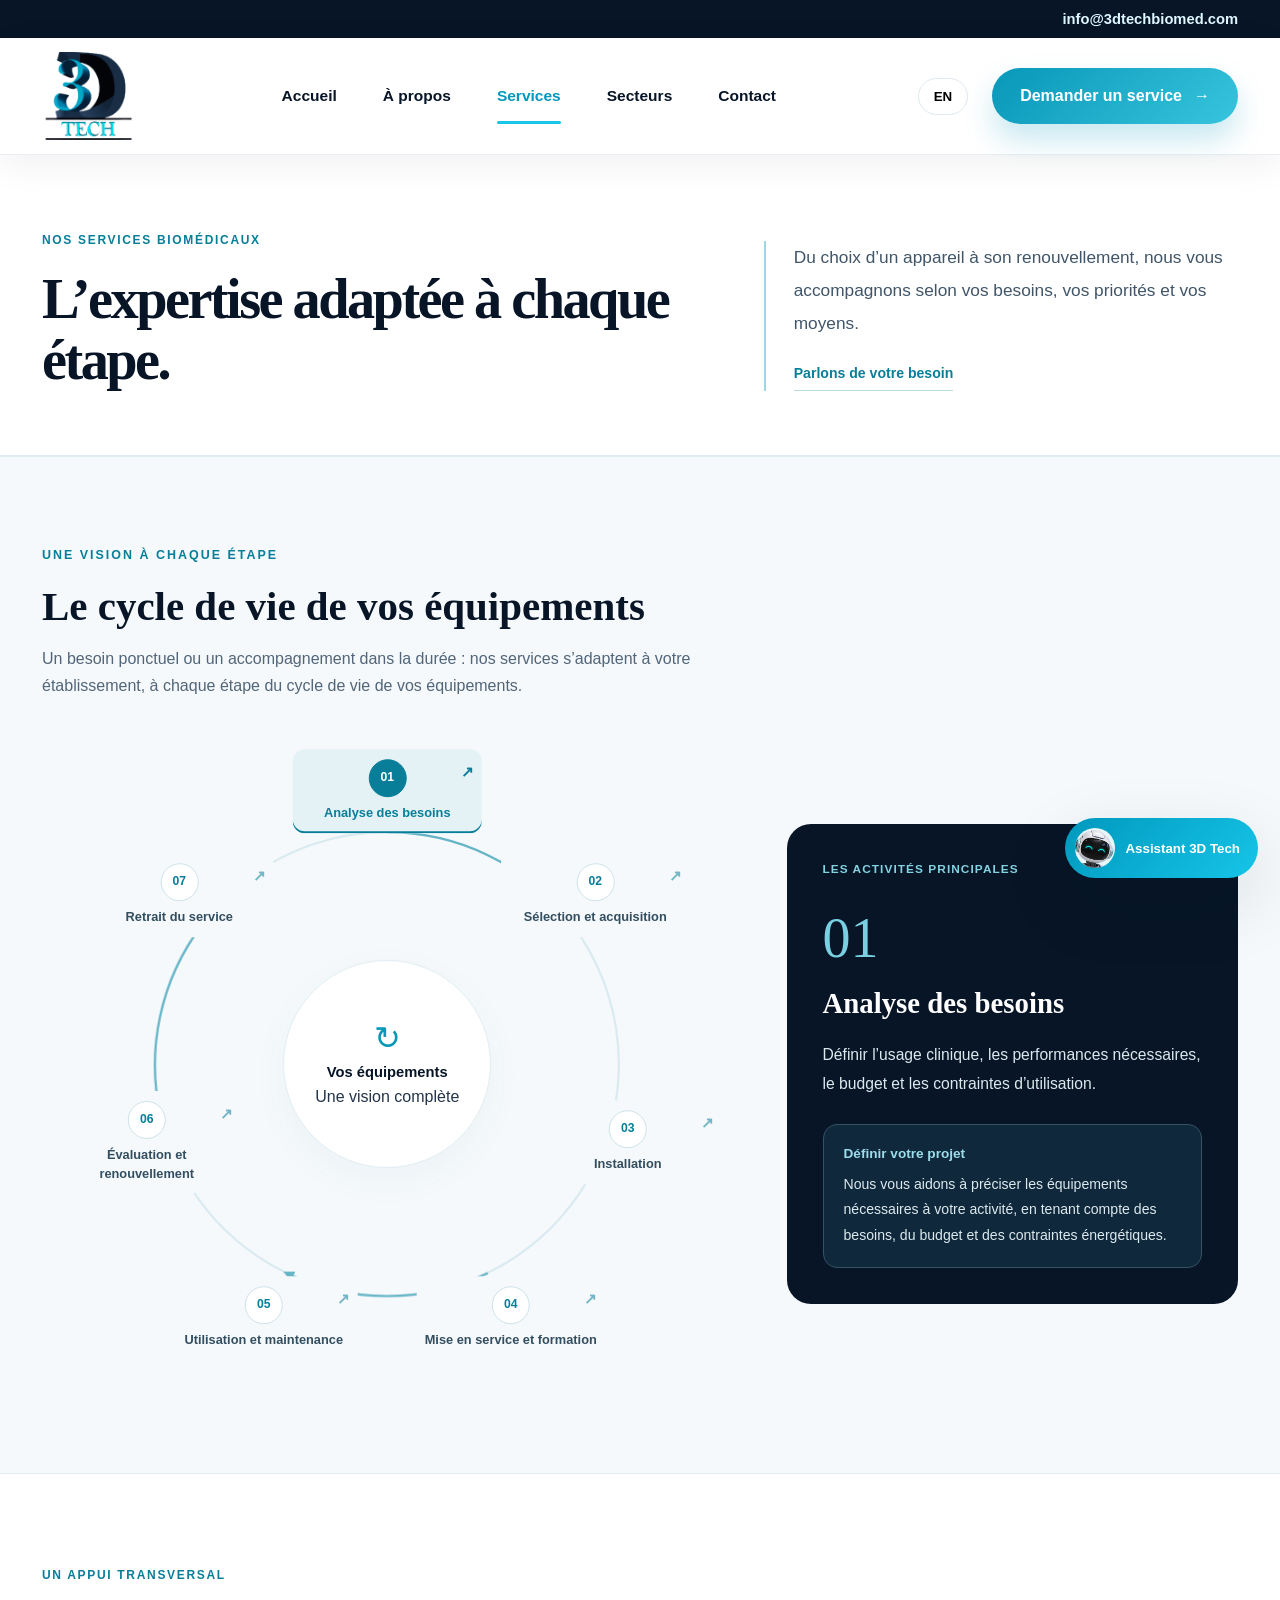
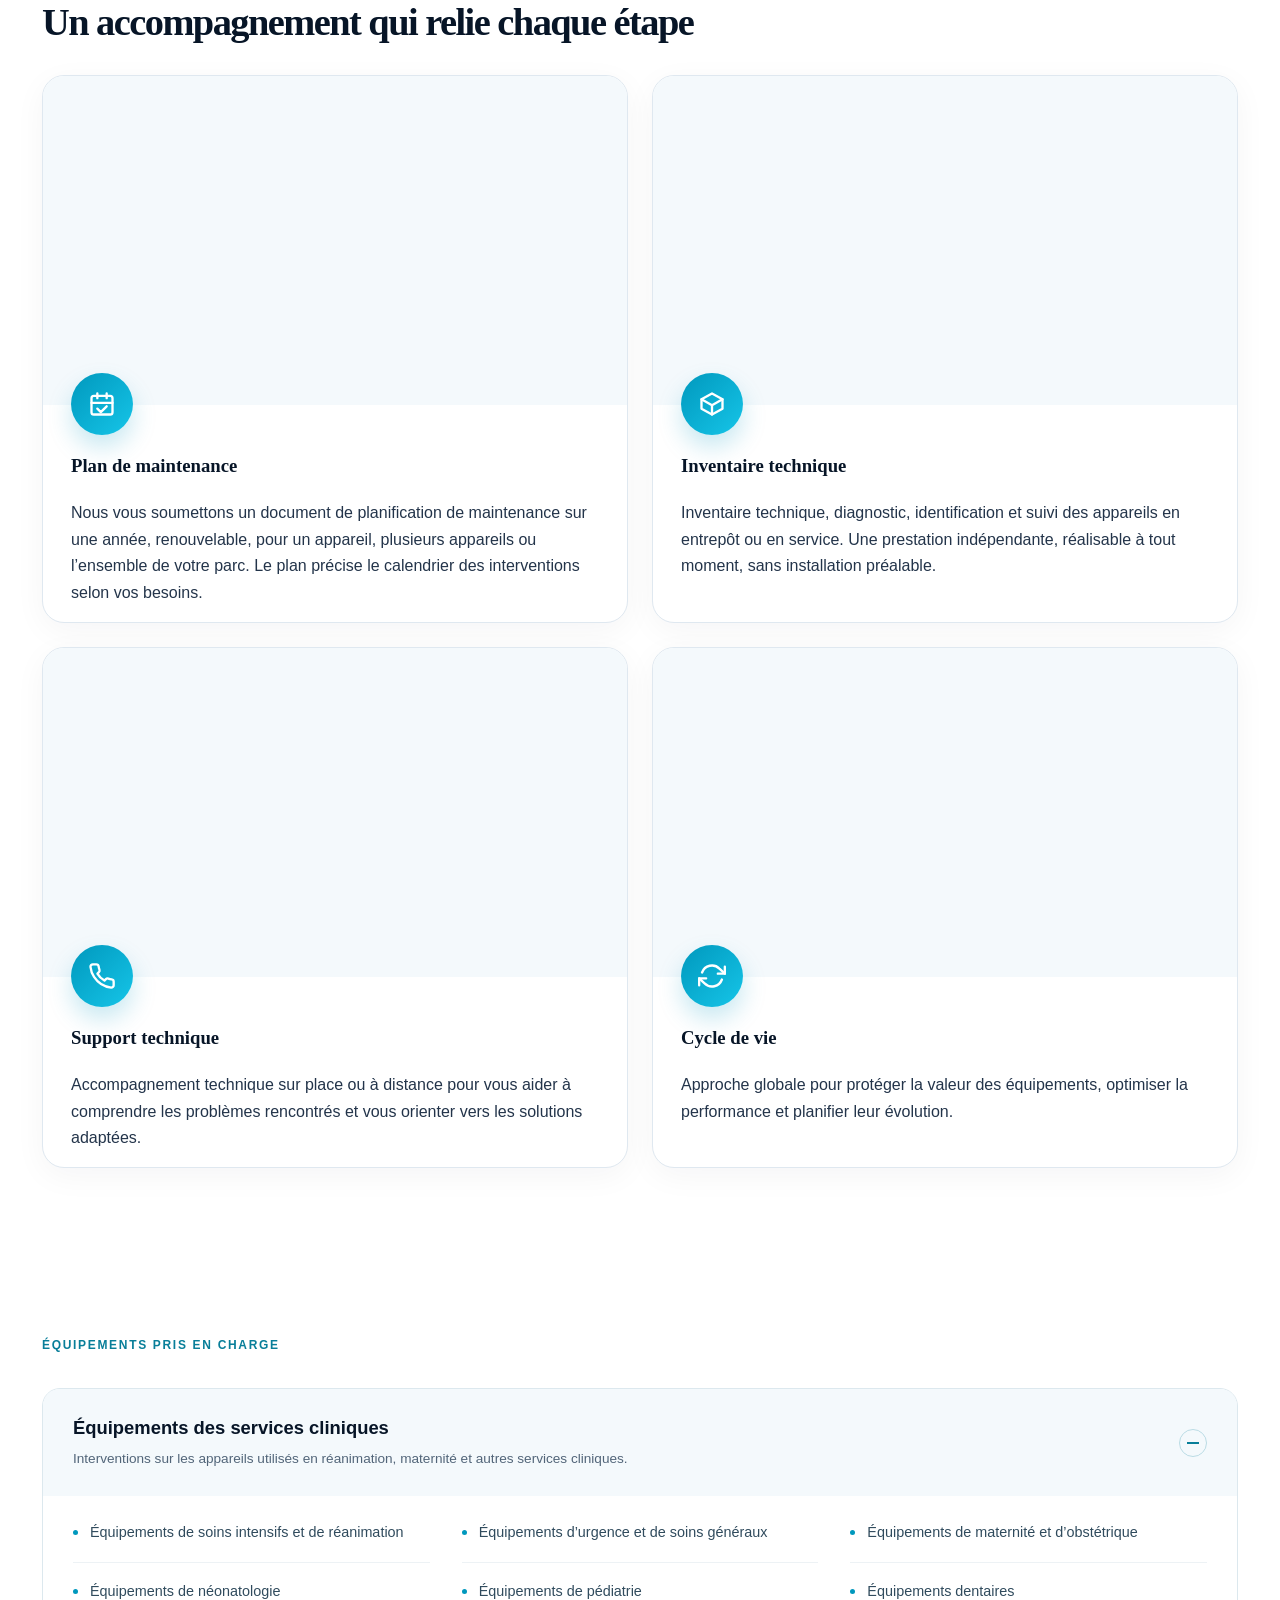
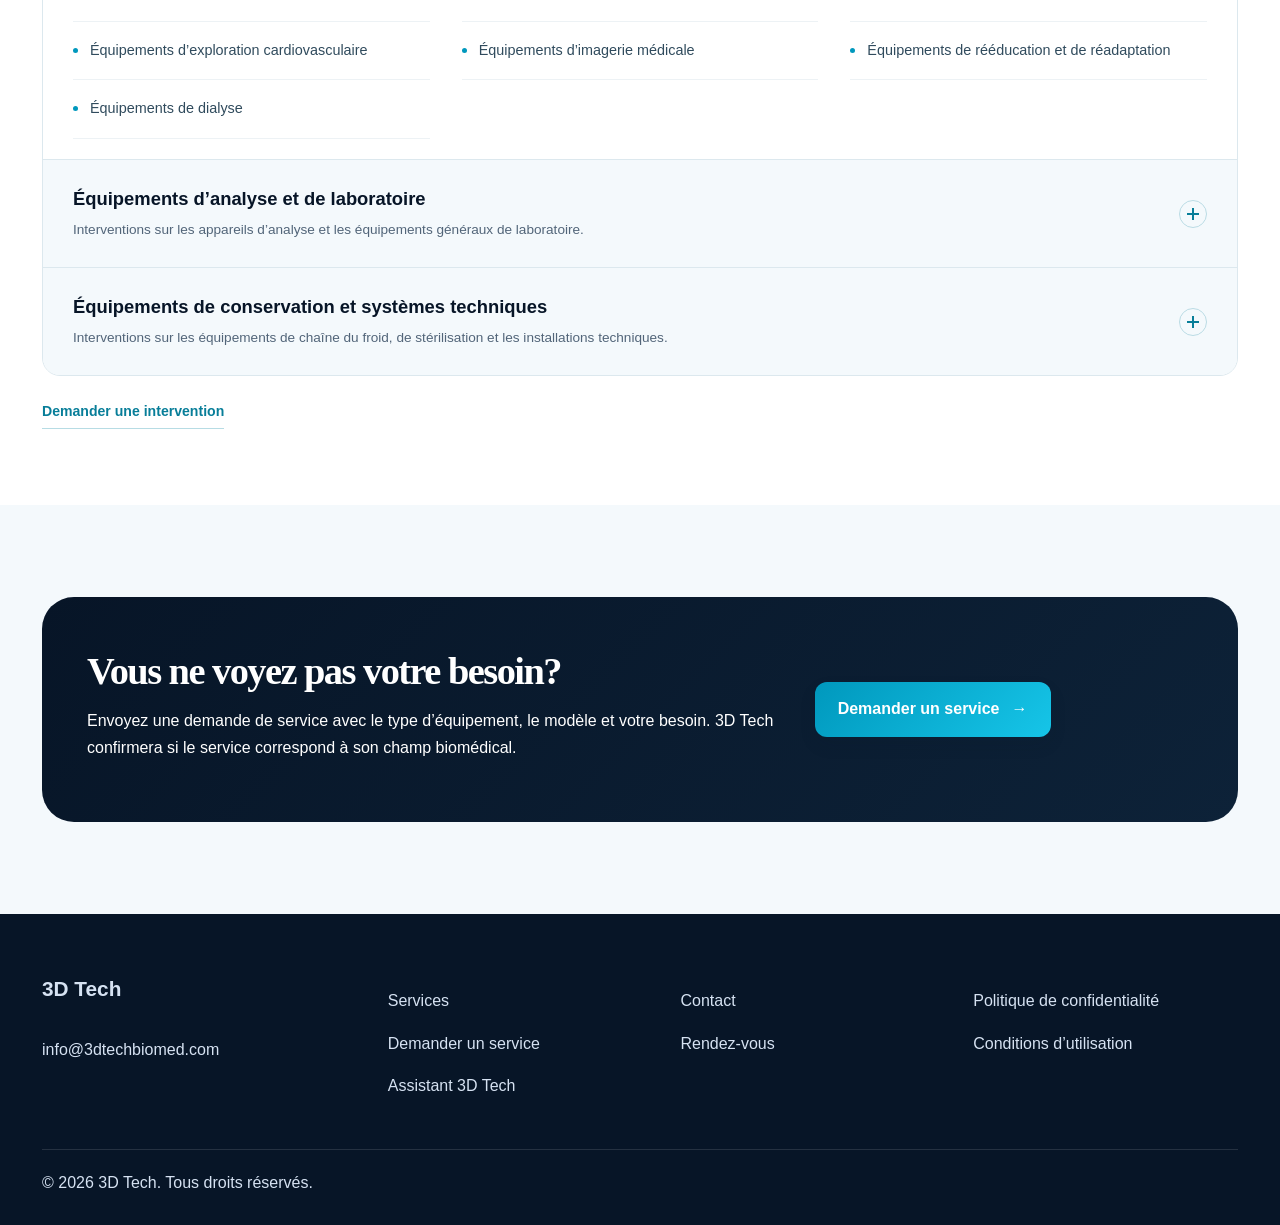
<file: services.html>
<!doctype html><html lang="fr"><head><meta charset="utf-8"><meta name="viewport" content="width=device-width,initial-scale=1"><meta http-equiv="Content-Security-Policy" content="default-src 'self'; script-src 'self'; style-src 'self' https://fonts.googleapis.com; font-src 'self' https://fonts.gstatic.com; img-src 'self' data:; connect-src 'self' https://formspree.io; form-action 'self' https://formspree.io; base-uri 'self'; object-src 'none'"><meta name="referrer" content="strict-origin-when-cross-origin"><meta name="description" content="Conseil, installation, maintenance, réparation, inventaire et formation pour vos équipements biomédicaux."><title>Services | 3D Tech</title><link rel="preconnect" href="https://fonts.googleapis.com"><link rel="preconnect" href="https://fonts.gstatic.com" crossorigin><link href="https://fonts.googleapis.com/css2?family=Fraunces:opsz,wght@9..144,500;9..144,600;9..144,700&family=Manrope:wght@400;500;600;700;800;900&display=swap" rel="stylesheet"><link rel="stylesheet" href="assets/css/styles.css?v=2.7"><link rel="stylesheet" href="assets/css/service-images.css?v=1.3"><link rel="stylesheet" href="assets/css/lifecycle.css?v=1.3"><link rel="stylesheet" href="assets/css/services.css?v=1.3"></head><body><a class="skip-link" href="#main-content"><span data-lang="fr">Aller au contenu</span><span data-lang="en">Skip to content</span></a><div class="topbar"><div class="container topbar-inner"><span class="topbar-marquee"><span data-i18n="top_tag"></span></span><span class="topbar-email" data-i18n="top_email"></span></div></div><header class="header"><div class="container nav"><a class="brand" href="index.html" aria-label="3D Tech Home"><img src="assets/images/logo.png" alt="3D Tech logo"></a><nav id="primary-menu" class="menu" aria-label="Navigation principale" data-i18n-aria-label="main_navigation"><a href="index.html" class="" data-i18n="nav_home"></a><a href="about.html" class="" data-i18n="nav_about"></a><a href="services.html" class="active" data-i18n="nav_services"></a><a href="industries.html" class="" data-i18n="nav_industries"></a><a href="contact.html" class="" data-i18n="nav_contact"></a></nav><div class="actions"><button class="lang" type="button">EN</button><a class="btn secondary" href="request-service.html" data-i18n="request"></a><button class="mobile-toggle" type="button" aria-controls="primary-menu" aria-expanded="false" aria-label="Ouvrir le menu" data-i18n-aria-label="open_menu">☰</button></div></div></header><main id="main-content" tabindex="-1">
<section class="services-intro"><div class="container services-intro-grid"><div><span class="services-eyebrow" data-lang="fr">Nos services biomédicaux</span><span class="services-eyebrow" data-lang="en">Our biomedical services</span><h1 data-lang="fr">L’expertise adaptée à chaque étape.</h1><h1 data-lang="en">The right expertise at every stage.</h1></div><div class="services-intro-copy"><p data-lang="fr">Du choix d’un appareil à son renouvellement, nous vous accompagnons selon vos besoins, vos priorités et vos moyens.</p><p data-lang="en">From equipment selection to renewal, we support you according to your needs, priorities and resources.</p><a href="request-service.html" class="services-contact-link" data-lang="fr">Parlons de votre besoin</a><a href="request-service.html" class="services-contact-link" data-lang="en">Tell us what you need</a></div></div></section>
<section class="about-lifecycle"><div class="container"><div class="lifecycle-heading"><span class="about-kicker" data-lang="fr">Une vision à chaque étape</span><span class="about-kicker" data-lang="en">A view of every stage</span><h2 data-lang="fr">Le cycle de vie de vos équipements</h2><h2 data-lang="en">Your equipment lifecycle</h2><p data-lang="fr">Un besoin ponctuel ou un accompagnement dans la durée : nos services s’adaptent à votre établissement, à chaque étape du cycle de vie de vos équipements.</p><p data-lang="en">Whether you need a single intervention or ongoing support, our services adapt to your organization at every stage of your equipment lifecycle.</p></div><div class="lifecycle-layout"><div class="lifecycle-diagram"><svg class="lifecycle-orbit" viewBox="0 0 600 600" fill="none" aria-hidden="true"><defs><marker id="cycle-arrow" viewBox="0 0 10 10" refX="7" refY="5" markerWidth="5" markerHeight="5" orient="auto-start-reverse"><path d="M0 0 10 5 0 10Z" fill="#66b5c7"/></marker></defs><circle cx="300" cy="300" r="214" stroke="#d9eaf0" stroke-width="2"/><path d="M300 86a214 214 0 0 1 167 80" stroke="#66b5c7" stroke-width="2" marker-end="url(#cycle-arrow)"/><path d="M393 493a214 214 0 0 1-186 0" stroke="#66b5c7" stroke-width="2" marker-end="url(#cycle-arrow)"/><path d="M91 348a214 214 0 0 1 38-176" stroke="#66b5c7" stroke-width="2" marker-end="url(#cycle-arrow)"/></svg><div class="lifecycle-center"><span class="lifecycle-center-icon" aria-hidden="true">↻</span><strong data-lang="fr">Vos équipements</strong><strong data-lang="en">Your equipment</strong><span data-lang="fr">Une vision complète</span><span data-lang="en">A complete view</span></div><ol class="lifecycle-stages"><li class="lifecycle-stage lifecycle-stage--1"><a href="#cycle-detail-1" class="lifecycle-step is-selected" data-cycle-step="1"><span class="lifecycle-step-number" aria-hidden="true">01</span><span data-lang="fr">Analyse des besoins</span><span data-lang="en">Needs assessment</span></a></li><li class="lifecycle-stage lifecycle-stage--2"><a href="#cycle-detail-2" class="lifecycle-step" data-cycle-step="2"><span class="lifecycle-step-number" aria-hidden="true">02</span><span data-lang="fr">Sélection et acquisition</span><span data-lang="en">Selection and acquisition</span></a></li><li class="lifecycle-stage lifecycle-stage--3"><a href="#cycle-detail-3" class="lifecycle-step" data-cycle-step="3"><span class="lifecycle-step-number" aria-hidden="true">03</span><span data-lang="fr">Installation</span><span data-lang="en">Installation</span></a></li><li class="lifecycle-stage lifecycle-stage--4"><a href="#cycle-detail-4" class="lifecycle-step" data-cycle-step="4"><span class="lifecycle-step-number" aria-hidden="true">04</span><span data-lang="fr">Mise en service et formation</span><span data-lang="en">Commissioning and training</span></a></li><li class="lifecycle-stage lifecycle-stage--5"><a href="#cycle-detail-5" class="lifecycle-step" data-cycle-step="5"><span class="lifecycle-step-number" aria-hidden="true">05</span><span data-lang="fr">Utilisation et maintenance</span><span data-lang="en">Use and maintenance</span></a></li><li class="lifecycle-stage lifecycle-stage--6"><a href="#cycle-detail-6" class="lifecycle-step" data-cycle-step="6"><span class="lifecycle-step-number" aria-hidden="true">06</span><span data-lang="fr">Évaluation et renouvellement</span><span data-lang="en">Evaluation and renewal</span></a></li><li class="lifecycle-stage lifecycle-stage--7"><a href="#cycle-detail-7" class="lifecycle-step" data-cycle-step="7"><span class="lifecycle-step-number" aria-hidden="true">07</span><span data-lang="fr">Retrait du service</span><span data-lang="en">Decommissioning</span></a></li></ol></div><div class="lifecycle-details"><span class="lifecycle-detail-kicker" data-lang="fr">Les activités principales</span><span class="lifecycle-detail-kicker" data-lang="en">Main activities</span><article id="cycle-detail-1" class="lifecycle-detail" tabindex="-1"><span class="lifecycle-detail-number" aria-hidden="true">01</span><h3 data-lang="fr">Analyse des besoins</h3><h3 data-lang="en">Needs assessment</h3><p data-lang="fr">Définir l’usage clinique, les performances nécessaires, le budget et les contraintes d’utilisation.</p><p data-lang="en">Define the clinical use, required performance, budget and operating constraints.</p><div class="cycle-service-boxes"><div class="cycle-service-box"><h4 data-lang="fr">Définir votre projet</h4><h4 data-lang="en">Define your project</h4><p data-lang="fr">Nous vous aidons à préciser les équipements nécessaires à votre activité, en tenant compte des besoins, du budget et des contraintes énergétiques.</p><p data-lang="en">We help identify the equipment your activity requires, taking account of your needs, budget and energy constraints.</p></div></div></article><article id="cycle-detail-2" class="lifecycle-detail" tabindex="-1"><span class="lifecycle-detail-number" aria-hidden="true">02</span><h3 data-lang="fr">Sélection et acquisition</h3><h3 data-lang="en">Selection and acquisition</h3><p data-lang="fr">Comparer les équipements, leur coût global, les garanties, les consommables et le soutien technique.</p><p data-lang="en">Compare equipment, overall cost, warranties, consumables and technical support.</p><div class="cycle-service-boxes"><div class="cycle-service-box"><h4 data-lang="fr">Conseil à l’acquisition</h4><h4 data-lang="en">Procurement consulting</h4><p data-lang="fr">Analyse des besoins, comparaison d’options et soutien aux décisions d’achat pour constituer un parc adapté à votre établissement.</p><p data-lang="en">Needs analysis, comparison of options and purchase decision support to build an equipment fleet suited to your organization.</p></div></div></article><article id="cycle-detail-3" class="lifecycle-detail" tabindex="-1"><span class="lifecycle-detail-number" aria-hidden="true">03</span><h3 data-lang="fr">Installation</h3><h3 data-lang="en">Installation</h3><p data-lang="fr">Installer l’appareil, effectuer les vérifications initiales et préparer sa mise en service.</p><p data-lang="en">Install the device, perform initial checks and prepare it for commissioning.</p><div class="cycle-service-boxes"><div class="cycle-service-box"><h4 data-lang="fr">Installation et vérifications</h4><h4 data-lang="en">Installation and checks</h4><p data-lang="fr">Installation, mise en place, vérifications initiales et préparation opérationnelle des équipements.</p><p data-lang="en">Installation, setup, initial checks and operational readiness support.</p></div></div></article><article id="cycle-detail-4" class="lifecycle-detail" tabindex="-1"><span class="lifecycle-detail-number" aria-hidden="true">04</span><h3 data-lang="fr">Mise en service et formation</h3><h3 data-lang="en">Commissioning and training</h3><p data-lang="fr">Valider son fonctionnement et former les utilisateurs à son utilisation et à son entretien courant.</p><p data-lang="en">Validate operation and train users in equipment use and routine care.</p><div class="cycle-service-boxes"><div class="cycle-service-box"><h4 data-lang="fr">Formation des utilisateurs</h4><h4 data-lang="en">User training</h4><p data-lang="fr">Formation à l’utilisation sécuritaire, aux bonnes habitudes quotidiennes et aux tâches simples d’entretien.</p><p data-lang="en">Training in safe operation, daily good practices and simple maintenance tasks.</p></div><div class="cycle-service-box"><h4 data-lang="fr">Procédures et documentation</h4><h4 data-lang="en">Procedures and documentation</h4><p data-lang="fr">Aide à la création de procédures d’utilisation, d’entretien régulier, de vérification et de gestion des équipements.</p><p data-lang="en">Support creating procedures for equipment use, routine maintenance, checks and equipment management.</p></div></div></article><article id="cycle-detail-5" class="lifecycle-detail" tabindex="-1"><span class="lifecycle-detail-number" aria-hidden="true">05</span><h3 data-lang="fr">Utilisation et maintenance</h3><h3 data-lang="en">Use and maintenance</h3><p data-lang="fr">Assurer l’entretien, les inspections, la maintenance préventive, les réparations et la traçabilité des interventions.</p><p data-lang="en">Provide routine care, inspections, preventive maintenance, repairs and intervention records.</p><div class="cycle-service-boxes"><div class="cycle-service-box"><h4 data-lang="fr">Maintenance préventive</h4><h4 data-lang="en">Preventive maintenance</h4><p data-lang="fr">Des plans de maintenance par équipement et des interventions planifiées pour réduire les pannes et prolonger la durée de vie.</p><p data-lang="en">Equipment-specific maintenance plans and scheduled interventions to reduce failures and extend service life.</p></div><div class="cycle-service-box"><h4 data-lang="fr">Maintenance corrective et réparation</h4><h4 data-lang="en">Corrective maintenance and repair</h4><p data-lang="fr">Diagnostic, dépannage, coordination des actions correctives et remise en disponibilité des appareils.</p><p data-lang="en">Diagnostics, troubleshooting, coordination of corrective actions and restoring equipment availability.</p></div></div></article><article id="cycle-detail-6" class="lifecycle-detail" tabindex="-1"><span class="lifecycle-detail-number" aria-hidden="true">06</span><h3 data-lang="fr">Évaluation et renouvellement</h3><h3 data-lang="en">Evaluation and renewal</h3><p data-lang="fr">Évaluer les performances, les pannes, les coûts, l’obsolescence et la disponibilité des pièces pour décider du remplacement.</p><p data-lang="en">Assess performance, failures, costs, obsolescence and parts availability to decide on replacement.</p><div class="cycle-service-boxes"><div class="cycle-service-box"><h4 data-lang="fr">Prévisions des futurs achats</h4><h4 data-lang="en">Planning future purchases</h4><p data-lang="fr">Nous vous aidons à identifier les équipements prioritaires et à proposer un calendrier d’acquisition adapté à l’évolution de votre parc.</p><p data-lang="en">We help identify priority equipment and propose an acquisition schedule suited to the evolution of your equipment fleet.</p></div></div></article><article id="cycle-detail-7" class="lifecycle-detail" tabindex="-1"><span class="lifecycle-detail-number" aria-hidden="true">07</span><h3 data-lang="fr">Retrait du service</h3><h3 data-lang="en">Decommissioning</h3><p data-lang="fr">Mettre l’appareil hors service, décontaminer, effacer les données si nécessaire et organiser sa réaffectation ou son élimination appropriée.</p><p data-lang="en">Take the device out of service, decontaminate it, erase data if necessary, and arrange reassignment or appropriate disposal.</p><div class="cycle-service-boxes"><div class="cycle-service-box"><h4 data-lang="fr">Préparer la transition</h4><h4 data-lang="en">Prepare the transition</h4><p data-lang="fr">Cette étape clôt le cycle de l’appareil et prépare la réaffectation ou le remplacement. Les opérations à réaliser et les responsabilités sont définies selon la situation.</p><p data-lang="en">This stage closes the device’s lifecycle and prepares reassignment or replacement. Required actions and responsibilities are defined according to the situation.</p></div></div></article></div></div></div></section>
<section class="section"><div class="container"><div class="services-additional-heading"><span class="services-eyebrow" data-lang="fr">Un appui transversal</span><span class="services-eyebrow" data-lang="en">Support across every stage</span><h2 data-lang="fr">Un accompagnement qui relie chaque étape</h2><h2 data-lang="en">Support that connects every stage</h2></div><div class="grid grid-2 services-additional-grid"><div class="card service-card"><div class="service-visual"><img src="assets/images/services/maintenance-plan-document.webp" width="1439" height="810" alt="" loading="lazy" decoding="async"></div><div class="icon"><svg class="lucide-icon" viewBox="0 0 24 24" fill="none" stroke="currentColor" stroke-width="2" stroke-linecap="round" stroke-linejoin="round" aria-hidden="true"><rect x="3" y="5" width="18" height="16" rx="2"/><path d="M16 3v4M8 3v4M3 11h18m-13 5 3 3 5-5"/></svg></div><h3 data-lang="fr">Plan de maintenance</h3><h3 data-lang="en">Maintenance plan</h3><p data-lang="fr">Nous vous soumettons un document de planification de maintenance sur une année, renouvelable, pour un appareil, plusieurs appareils ou l’ensemble de votre parc. Le plan précise le calendrier des interventions selon vos besoins.</p><p data-lang="en">We submit a renewable annual maintenance planning document for one device, several devices or your entire equipment fleet. The plan sets out the intervention schedule according to your needs.</p></div><div class="card service-card"><div class="service-visual service-visual--pair"><img src="assets/images/services/inventory-approved-storage.webp" width="1439" height="810" alt="" loading="lazy" decoding="async"><img src="assets/images/services/inventory-approved-onsite-tagging.webp" width="1439" height="810" alt="" loading="lazy" decoding="async"></div><div class="icon"><svg class="lucide-icon" viewBox="0 0 24 24" fill="none" stroke="currentColor" stroke-width="2" stroke-linecap="round" stroke-linejoin="round" aria-hidden="true"><path d="m12 3 9 5v8l-9 5-9-5V8l9-5Z"/><path d="m3 8 9 5 9-5M12 13v8"/></svg></div><h3 data-lang="fr">Inventaire technique</h3><h3 data-lang="en">Technical inventory</h3><p data-lang="fr">Inventaire technique, diagnostic, identification et suivi des appareils en entrepôt ou en service. Une prestation indépendante, réalisable à tout moment, sans installation préalable.</p><p data-lang="en">Technical inventory, diagnostics, identification and tracking of equipment in storage or in service. An independent service available at any time, with no prior installation required.</p></div>
<div class="card service-card"><div class="service-visual"><img src="assets/images/services/support-approved-hospital-user.webp" width="1439" height="810" alt="" loading="lazy" decoding="async"></div><div class="icon"><svg class="lucide-icon" viewBox="0 0 24 24" fill="none" stroke="currentColor" stroke-width="2" stroke-linecap="round" stroke-linejoin="round" aria-hidden="true"><path d="M22 16.92v3a2 2 0 0 1-2.18 2 19.79 19.79 0 0 1-8.63-3.07 19.5 19.5 0 0 1-6-6 19.79 19.79 0 0 1-3.07-8.67A2 2 0 0 1 4.11 2h3a2 2 0 0 1 2 1.72c.127.96.361 1.903.7 2.81a2 2 0 0 1-.45 2.11L8.09 9.91a16 16 0 0 0 6 6l1.27-1.27a2 2 0 0 1 2.11-.45c.907.339 1.85.573 2.81.7A2 2 0 0 1 22 16.92z"/></svg></div><h3 data-lang="fr">Support technique</h3><h3 data-lang="en">Technical Support</h3><p data-lang="fr">Accompagnement technique sur place ou à distance pour vous aider à comprendre les problèmes rencontrés et vous orienter vers les solutions adaptées.</p><p data-lang="en">On-site or remote technical support to help you understand equipment issues and identify appropriate solutions.</p></div>
<div class="card service-card"><div class="service-visual"><img src="assets/images/services/lifecycle-approved-planning.webp" width="1439" height="810" alt="" loading="lazy" decoding="async"></div><div class="icon"><svg class="lucide-icon" viewBox="0 0 24 24" fill="none" stroke="currentColor" stroke-width="2" stroke-linecap="round" stroke-linejoin="round" aria-hidden="true"><polyline points="23 4 23 10 17 10"/><polyline points="1 20 1 14 7 14"/><path d="M3.51 9a9 9 0 0 1 14.85-3.36L23 10M1 14l4.64 4.36A9 9 0 0 0 20.49 15"/></svg></div><h3 data-lang="fr">Cycle de vie</h3><h3 data-lang="en">Lifecycle Support</h3><p data-lang="fr">Approche globale pour protéger la valeur des équipements, optimiser la performance et planifier leur évolution.</p><p data-lang="en">A lifecycle approach to protect asset value, optimize performance, and plan equipment evolution.</p></div>
</div></div></section>
<section class="service-domains" id="equipment-domains"><div class="container"><div class="service-domains-heading"><span class="services-eyebrow" data-lang="fr">Équipements pris en charge</span><span class="services-eyebrow" data-lang="en">Equipment we support</span></div><div class="service-domain-groups"><details class="service-domain-group" open><summary><span class="service-domain-summary"><span class="service-domain-title"><span data-lang="fr">Équipements des services cliniques</span><span data-lang="en">Clinical equipment</span></span><span class="service-domain-description"><span data-lang="fr">Interventions sur les appareils utilisés en réanimation, maternité et autres services cliniques.</span><span data-lang="en">Service for devices used in intensive care, maternity and other clinical departments.</span></span></span><span class="service-domain-toggle" aria-hidden="true"></span></summary><ul class="service-domain-list"><li><span data-lang="fr">Équipements de soins intensifs et de réanimation</span><span data-lang="en">Intensive and critical care equipment</span></li><li><span data-lang="fr">Équipements d’urgence et de soins généraux</span><span data-lang="en">Emergency and general care equipment</span></li><li><span data-lang="fr">Équipements de maternité et d’obstétrique</span><span data-lang="en">Maternity and obstetric equipment</span></li><li><span data-lang="fr">Équipements de néonatologie</span><span data-lang="en">Neonatal equipment</span></li><li><span data-lang="fr">Équipements de pédiatrie</span><span data-lang="en">Paediatric equipment</span></li><li><span data-lang="fr">Équipements dentaires</span><span data-lang="en">Dental equipment</span></li><li><span data-lang="fr">Équipements d’exploration cardiovasculaire</span><span data-lang="en">Cardiovascular diagnostic equipment</span></li><li><span data-lang="fr">Équipements d’imagerie médicale</span><span data-lang="en">Medical imaging equipment</span></li><li><span data-lang="fr">Équipements de rééducation et de réadaptation</span><span data-lang="en">Rehabilitation equipment</span></li><li><span data-lang="fr">Équipements de dialyse</span><span data-lang="en">Dialysis equipment</span></li></ul></details><details class="service-domain-group"><summary><span class="service-domain-summary"><span class="service-domain-title"><span data-lang="fr">Équipements d’analyse et de laboratoire</span><span data-lang="en">Laboratory and analytical equipment</span></span><span class="service-domain-description"><span data-lang="fr">Interventions sur les appareils d’analyse et les équipements généraux de laboratoire.</span><span data-lang="en">Service for analytical instruments and general laboratory equipment.</span></span></span><span class="service-domain-toggle" aria-hidden="true"></span></summary><ul class="service-domain-list"><li><span data-lang="fr">Équipements de biologie moléculaire</span><span data-lang="en">Molecular biology equipment</span></li><li><span data-lang="fr">Équipements d’hématologie</span><span data-lang="en">Haematology equipment</span></li><li><span data-lang="fr">Équipements d’hémostase et de coagulation</span><span data-lang="en">Haemostasis and coagulation equipment</span></li><li><span data-lang="fr">Équipements de biochimie clinique</span><span data-lang="en">Clinical chemistry equipment</span></li><li><span data-lang="fr">Équipements d’immunologie et de sérologie</span><span data-lang="en">Immunology and serology equipment</span></li><li><span data-lang="fr">Équipements de microbiologie</span><span data-lang="en">Microbiology equipment</span></li><li><span data-lang="fr">Équipements d’immunohématologie et de banque de sang</span><span data-lang="en">Immunohaematology and blood bank equipment</span></li><li><span data-lang="fr">Équipements d’anatomie pathologique et de cytologie</span><span data-lang="en">Anatomical pathology and cytology equipment</span></li><li><span data-lang="fr">Appareils d’analyse au point de soins</span><span data-lang="en">Point-of-care testing devices</span></li><li><span data-lang="fr">Équipements généraux de laboratoire</span><span data-lang="en">General laboratory equipment</span></li></ul></details><details class="service-domain-group"><summary><span class="service-domain-summary"><span class="service-domain-title"><span data-lang="fr">Équipements de conservation et systèmes techniques</span><span data-lang="en">Storage equipment and technical systems</span></span><span class="service-domain-description"><span data-lang="fr">Interventions sur les équipements de chaîne du froid, de stérilisation et les installations techniques.</span><span data-lang="en">Service for cold-chain equipment, sterilization equipment and technical installations.</span></span></span><span class="service-domain-toggle" aria-hidden="true"></span></summary><ul class="service-domain-list"><li><span data-lang="fr">Équipements de chaîne du froid et de conservation</span><span data-lang="en">Cold-chain and storage equipment</span></li><li><span data-lang="fr">Systèmes de surveillance des températures</span><span data-lang="en">Temperature monitoring systems</span></li><li><span data-lang="fr">Équipements de stérilisation et de désinfection</span><span data-lang="en">Sterilization and disinfection equipment</span></li><li><span data-lang="fr">Équipements de sécurité microbiologique</span><span data-lang="en">Microbiological safety equipment</span></li><li><span data-lang="fr">Systèmes de production d’oxygène et de gaz médicaux</span><span data-lang="en">Oxygen production and medical gas systems</span></li><li><span data-lang="fr">Systèmes de traitement et de purification de l’eau</span><span data-lang="en">Water treatment and purification systems</span></li><li><span data-lang="fr">Équipements de traitement des déchets biomédicaux</span><span data-lang="en">Biomedical waste treatment equipment</span></li></ul></details></div><div class="service-domains-footer"><a class="services-contact-link" href="request-service.html"><span data-lang="fr">Demander une intervention</span><span data-lang="en">Request a service</span></a></div></div></section>
<section class="section alt"><div class="container"><div class="banner"><div><h2 data-lang="fr">Vous ne voyez pas votre besoin?</h2><h2 data-lang="en">Do not see your need?</h2><p data-lang="fr">Envoyez une demande de service avec le type d’équipement, le modèle et votre besoin. 3D Tech confirmera si le service correspond à son champ biomédical.</p><p data-lang="en">Submit a service request with the equipment type, model, and need. 3D Tech will confirm whether the service fits its biomedical scope.</p></div><div><a class="btn secondary" href="request-service.html" data-i18n="request"></a></div></div></div></section>
</main><footer class="footer"><div class="container"><div class="footer-grid"><div><a class="footer-brand" href="index.html">3D Tech</a><p><a href="mailto:info@3dtechbiomed.com">info@3dtechbiomed.com</a></p></div><div><p><a href="services.html" data-i18n="nav_services"></a></p><p><a href="request-service.html" data-i18n="request"></a></p><p><a href="assistant.html" data-i18n="nav_assistant"></a></p></div><div><p><a href="contact.html" data-i18n="nav_contact"></a></p><p><a href="appointment.html" data-lang="fr">Rendez-vous</a><a href="appointment.html" data-lang="en">Appointment</a></p></div><div><p><a href="privacy.html" data-i18n="privacy">Politique de confidentialité</a></p><p><a href="terms.html" data-i18n="terms">Conditions d’utilisation</a></p></div></div><div class="footer-bottom"><a href="index.html">© 2026 3D Tech. <span data-i18n="rights"></span></a></div></div></footer><button class="assistant-fab" aria-controls="assistant-panel" aria-expanded="false" type="button" data-i18n="assistant_title">Ask 3D Tech</button><section id="assistant-panel" class="assistant-panel" aria-label="3D Tech assistant"><div class="assistant-head"><strong data-i18n="assistant_title"></strong><button class="close" type="button" aria-label="Fermer l’assistant" data-i18n-aria-label="close_assistant">×</button></div><div id="assistantBody" class="assistant-body"><div class="msg bot" data-i18n="assistant_intro"></div></div><form id="assistantForm" class="assistant-input"><input id="assistantInput" aria-label="Posez une question sur les services 3D Tech" data-i18n-aria-label="assistant_question" data-i18n-placeholder="assistant_placeholder" autocomplete="off"><button class="btn secondary" type="submit" data-i18n="send"></button></form></section><script src="assets/js/assistant-documents.js?v=1.5"></script><script src="assets/js/assistant-search.js?v=1.3"></script><script src="assets/js/assistant-policy.js?v=1.5"></script><script src="assets/js/main.js?v=4.5"></script><script src="assets/js/lifecycle.js?v=1.0"></script></body></html>
</file>
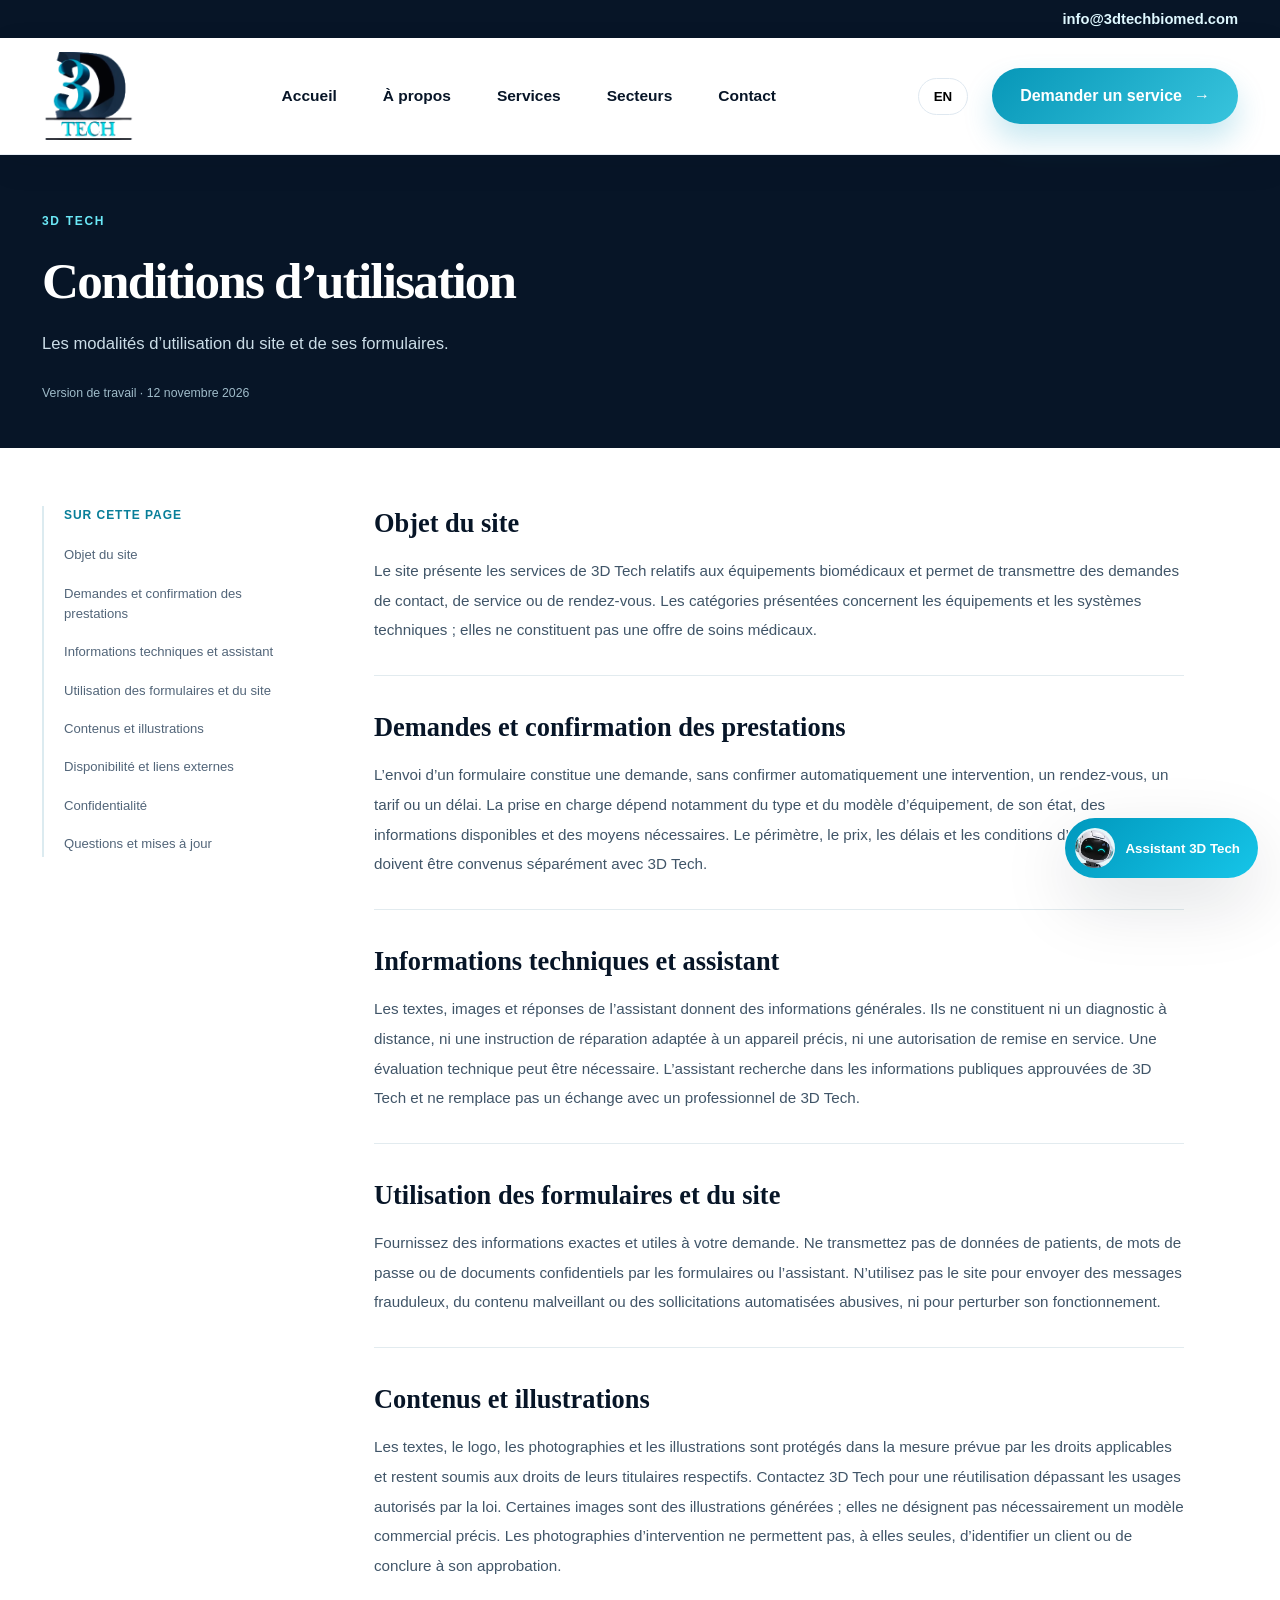
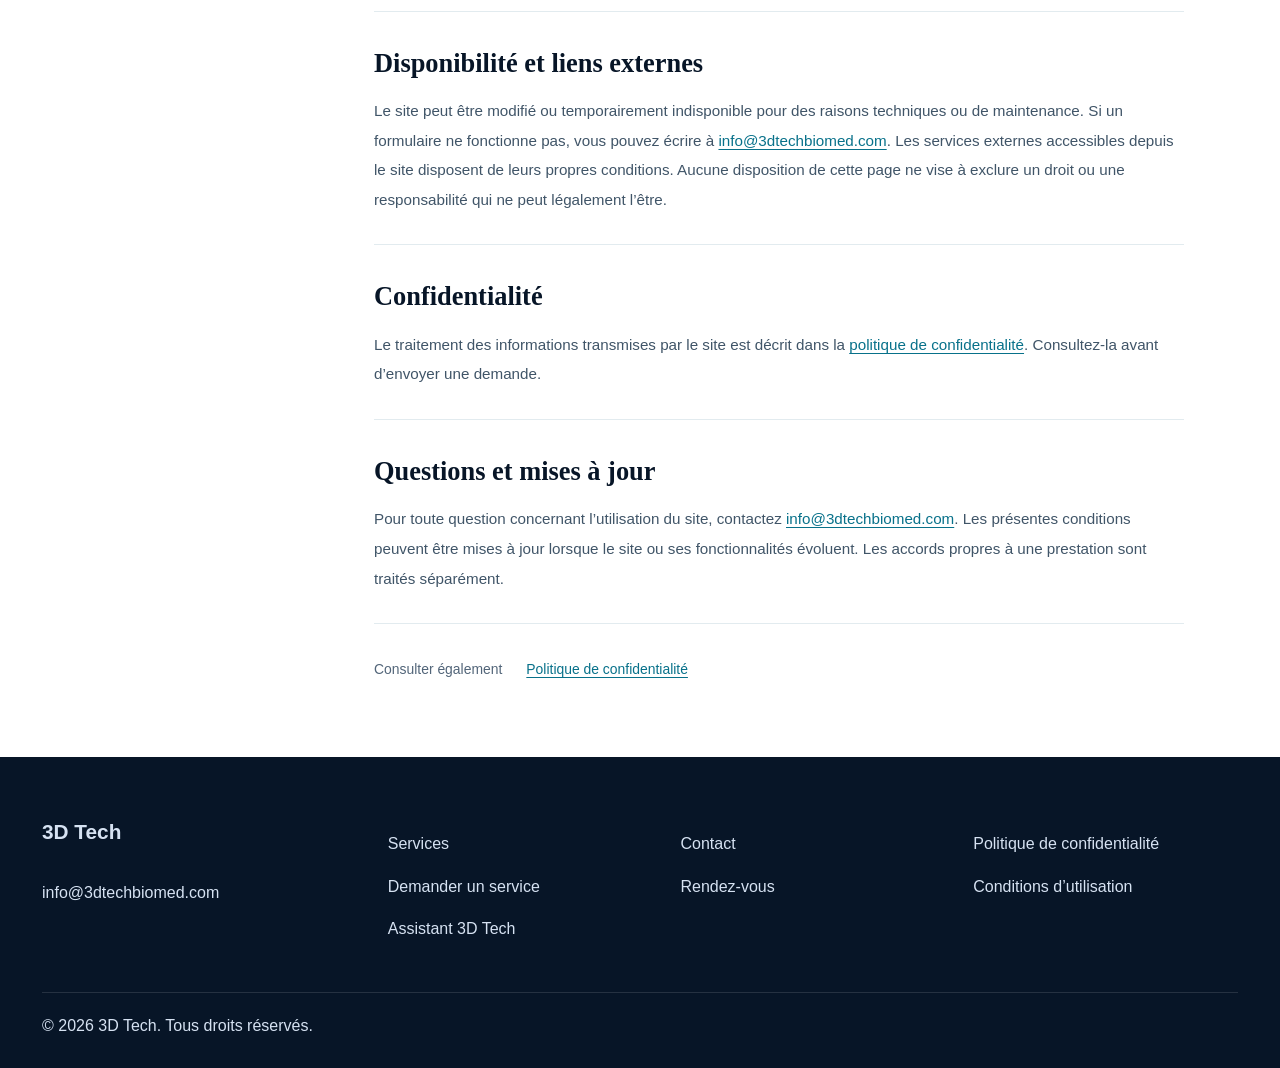
<file: terms.html>
<!doctype html><html lang="fr"><head><meta charset="utf-8"><meta name="viewport" content="width=device-width,initial-scale=1"><meta http-equiv="Content-Security-Policy" content="default-src 'self'; script-src 'self'; style-src 'self' https://fonts.googleapis.com; font-src 'self' https://fonts.gstatic.com; img-src 'self' data:; connect-src 'self' https://formspree.io; form-action 'self' https://formspree.io; base-uri 'self'; object-src 'none'"><meta name="referrer" content="strict-origin-when-cross-origin"><meta name="description" content="Conditions d’utilisation du site 3D Tech."><title>Conditions d’utilisation | 3D Tech</title><link rel="preconnect" href="https://fonts.googleapis.com"><link rel="preconnect" href="https://fonts.gstatic.com" crossorigin><link href="https://fonts.googleapis.com/css2?family=Fraunces:opsz,wght@9..144,500;9..144,600;9..144,700&family=Manrope:wght@400;500;600;700;800;900&display=swap" rel="stylesheet"><link rel="stylesheet" href="assets/css/styles.css?v=2.7"><link rel="stylesheet" href="assets/css/legal.css?v=1.0"></head><body><a class="skip-link" href="#main-content"><span data-lang="fr">Aller au contenu</span><span data-lang="en">Skip to content</span></a><div class="topbar"><div class="container topbar-inner"><span class="topbar-marquee"><span data-i18n="top_tag"></span></span><span class="topbar-email" data-i18n="top_email"></span></div></div><header class="header"><div class="container nav"><a class="brand" href="index.html" aria-label="3D Tech Home"><img src="assets/images/logo.png" alt="3D Tech logo"></a><nav id="primary-menu" class="menu" aria-label="Navigation principale" data-i18n-aria-label="main_navigation"><a href="index.html" class="" data-i18n="nav_home"></a><a href="about.html" class="" data-i18n="nav_about"></a><a href="services.html" class="" data-i18n="nav_services"></a><a href="industries.html" class="" data-i18n="nav_industries"></a><a href="contact.html" class="" data-i18n="nav_contact"></a></nav><div class="actions"><button class="lang" type="button">EN</button><a class="btn secondary" href="request-service.html" data-i18n="request"></a><button class="mobile-toggle" type="button" aria-controls="primary-menu" aria-expanded="false" aria-label="Ouvrir le menu" data-i18n-aria-label="open_menu">☰</button></div></div></header><main id="main-content" tabindex="-1" class="legal-page"><header class="legal-intro"><div class="container"><span class="legal-eyebrow">3D Tech</span><h1 data-lang="fr">Conditions d’utilisation</h1><h1 data-lang="en">Terms of use</h1><p data-lang="fr">Les modalités d’utilisation du site et de ses formulaires.</p><p data-lang="en">How to use the website and its forms.</p><div class="legal-meta"><span data-lang="fr">Version de travail · 12 novembre 2026</span><span data-lang="en">Draft version · November 12, 2026</span></div></div></header><div class="container legal-layout"><nav class="legal-nav" aria-label="Sommaire / Contents"><strong data-lang="fr">Sur cette page</strong><strong data-lang="en">On this page</strong><a href="#purpose"><span data-lang="fr">Objet du site</span><span data-lang="en">Purpose of the website</span></a><a href="#requests"><span data-lang="fr">Demandes et confirmation des prestations</span><span data-lang="en">Requests and service confirmation</span></a><a href="#technical"><span data-lang="fr">Informations techniques et assistant</span><span data-lang="en">Technical information and assistant</span></a><a href="#use"><span data-lang="fr">Utilisation des formulaires et du site</span><span data-lang="en">Using the forms and website</span></a><a href="#content"><span data-lang="fr">Contenus et illustrations</span><span data-lang="en">Content and illustrations</span></a><a href="#availability"><span data-lang="fr">Disponibilité et liens externes</span><span data-lang="en">Availability and external links</span></a><a href="#privacy"><span data-lang="fr">Confidentialité</span><span data-lang="en">Privacy</span></a><a href="#contact"><span data-lang="fr">Questions et mises à jour</span><span data-lang="en">Questions and updates</span></a></nav><article class="legal-content"><section id="purpose"><h2 data-lang="fr">Objet du site</h2><h2 data-lang="en">Purpose of the website</h2><p data-lang="fr">Le site présente les services de 3D Tech relatifs aux équipements biomédicaux et permet de transmettre des demandes de contact, de service ou de rendez-vous. Les catégories présentées concernent les équipements et les systèmes techniques ; elles ne constituent pas une offre de soins médicaux.</p><p data-lang="en">The website presents 3D Tech services relating to biomedical equipment and allows you to submit contact, service and appointment requests. The categories shown concern equipment and technical systems; they are not an offer of medical care.</p></section><section id="requests"><h2 data-lang="fr">Demandes et confirmation des prestations</h2><h2 data-lang="en">Requests and service confirmation</h2><p data-lang="fr">L’envoi d’un formulaire constitue une demande, sans confirmer automatiquement une intervention, un rendez-vous, un tarif ou un délai. La prise en charge dépend notamment du type et du modèle d’équipement, de son état, des informations disponibles et des moyens nécessaires. Le périmètre, le prix, les délais et les conditions d’une prestation doivent être convenus séparément avec 3D Tech.</p><p data-lang="en">Submitting a form is a request and does not automatically confirm a service visit, appointment, price or timeframe. Support depends in particular on the equipment type and model, its condition, available information and required resources. The scope, price, timing and terms of a service must be agreed separately with 3D Tech.</p></section><section id="technical"><h2 data-lang="fr">Informations techniques et assistant</h2><h2 data-lang="en">Technical information and assistant</h2><p data-lang="fr">Les textes, images et réponses de l’assistant donnent des informations générales. Ils ne constituent ni un diagnostic à distance, ni une instruction de réparation adaptée à un appareil précis, ni une autorisation de remise en service. Une évaluation technique peut être nécessaire. L’assistant recherche dans les informations publiques approuvées de 3D Tech et ne remplace pas un échange avec un professionnel de 3D Tech.</p><p data-lang="en">Texts, images and assistant responses provide general information. They are not a remote diagnosis, repair instructions tailored to a specific device or authorization to return equipment to service. A technical assessment may be needed. The assistant searches approved public 3D Tech information and does not replace communication with a 3D Tech professional.</p></section><section id="use"><h2 data-lang="fr">Utilisation des formulaires et du site</h2><h2 data-lang="en">Using the forms and website</h2><p data-lang="fr">Fournissez des informations exactes et utiles à votre demande. Ne transmettez pas de données de patients, de mots de passe ou de documents confidentiels par les formulaires ou l’assistant. N’utilisez pas le site pour envoyer des messages frauduleux, du contenu malveillant ou des sollicitations automatisées abusives, ni pour perturber son fonctionnement.</p><p data-lang="en">Provide accurate information relevant to your request. Do not send patient data, passwords or confidential documents through the forms or assistant. Do not use the website to send fraudulent messages, malicious content or abusive automated submissions, or to disrupt its operation.</p></section><section id="content"><h2 data-lang="fr">Contenus et illustrations</h2><h2 data-lang="en">Content and illustrations</h2><p data-lang="fr">Les textes, le logo, les photographies et les illustrations sont protégés dans la mesure prévue par les droits applicables et restent soumis aux droits de leurs titulaires respectifs. Contactez 3D Tech pour une réutilisation dépassant les usages autorisés par la loi. Certaines images sont des illustrations générées ; elles ne désignent pas nécessairement un modèle commercial précis. Les photographies d’intervention ne permettent pas, à elles seules, d’identifier un client ou de conclure à son approbation.</p><p data-lang="en">Texts, the logo, photographs and illustrations are protected to the extent provided by applicable rights and remain subject to the rights of their respective owners. Contact 3D Tech for reuse beyond uses permitted by law. Some images are generated illustrations and do not necessarily depict a specific commercial model. Intervention photographs alone do not identify a client or establish their endorsement.</p></section><section id="availability"><h2 data-lang="fr">Disponibilité et liens externes</h2><h2 data-lang="en">Availability and external links</h2><p data-lang="fr">Le site peut être modifié ou temporairement indisponible pour des raisons techniques ou de maintenance. Si un formulaire ne fonctionne pas, vous pouvez écrire à <a href="mailto:info@3dtechbiomed.com">info@3dtechbiomed.com</a>. Les services externes accessibles depuis le site disposent de leurs propres conditions. Aucune disposition de cette page ne vise à exclure un droit ou une responsabilité qui ne peut légalement l’être.</p><p data-lang="en">The website may change or be temporarily unavailable for technical reasons or maintenance. If a form does not work, you can email <a href="mailto:info@3dtechbiomed.com">info@3dtechbiomed.com</a>. External services linked from the website have their own terms. Nothing on this page is intended to exclude a right or liability that cannot lawfully be excluded.</p></section><section id="privacy"><h2 data-lang="fr">Confidentialité</h2><h2 data-lang="en">Privacy</h2><p data-lang="fr">Le traitement des informations transmises par le site est décrit dans la <a href="privacy.html">politique de confidentialité</a>. Consultez-la avant d’envoyer une demande.</p><p data-lang="en">The handling of information submitted through the website is described in the <a href="privacy.html">privacy policy</a>. Read it before submitting a request.</p></section><section id="contact"><h2 data-lang="fr">Questions et mises à jour</h2><h2 data-lang="en">Questions and updates</h2><p data-lang="fr">Pour toute question concernant l’utilisation du site, contactez <a href="mailto:info@3dtechbiomed.com">info@3dtechbiomed.com</a>. Les présentes conditions peuvent être mises à jour lorsque le site ou ses fonctionnalités évoluent. Les accords propres à une prestation sont traités séparément.</p><p data-lang="en">For questions about using the website, contact <a href="mailto:info@3dtechbiomed.com">info@3dtechbiomed.com</a>. These terms may be updated as the website or its features change. Agreements for a particular service are handled separately.</p></section><div class="legal-related"><span data-lang="fr">Consulter également</span><span data-lang="en">Also read</span><a href="privacy.html"><span data-lang="fr">Politique de confidentialité</span><span data-lang="en">Privacy policy</span></a></div></article></div></main><footer class="footer"><div class="container"><div class="footer-grid"><div><a class="footer-brand" href="index.html">3D Tech</a><p><a href="mailto:info@3dtechbiomed.com">info@3dtechbiomed.com</a></p></div><div><p><a href="services.html" data-i18n="nav_services"></a></p><p><a href="request-service.html" data-i18n="request"></a></p><p><a href="assistant.html" data-i18n="nav_assistant"></a></p></div><div><p><a href="contact.html" data-i18n="nav_contact"></a></p><p><a href="appointment.html" data-lang="fr">Rendez-vous</a><a href="appointment.html" data-lang="en">Appointment</a></p></div><div><p><a href="privacy.html" data-i18n="privacy">Politique de confidentialité</a></p><p><a href="terms.html" data-i18n="terms">Conditions d’utilisation</a></p></div></div><div class="footer-bottom"><a href="index.html">© 2026 3D Tech. <span data-i18n="rights"></span></a></div></div></footer><button class="assistant-fab" aria-controls="assistant-panel" aria-expanded="false" type="button" data-i18n="assistant_title">Ask 3D Tech</button><section id="assistant-panel" class="assistant-panel" aria-label="3D Tech assistant"><div class="assistant-head"><strong data-i18n="assistant_title"></strong><button class="close" type="button" aria-label="Fermer l’assistant" data-i18n-aria-label="close_assistant">×</button></div><div id="assistantBody" class="assistant-body"><div class="msg bot" data-i18n="assistant_intro"></div></div><form id="assistantForm" class="assistant-input"><input id="assistantInput" aria-label="Posez une question sur les services 3D Tech" data-i18n-aria-label="assistant_question" data-i18n-placeholder="assistant_placeholder" autocomplete="off"><button class="btn secondary" type="submit" data-i18n="send"></button></form></section><script src="assets/js/assistant-documents.js?v=1.5"></script><script src="assets/js/assistant-search.js?v=1.3"></script><script src="assets/js/assistant-policy.js?v=1.5"></script><script src="assets/js/main.js?v=4.5"></script></body></html>
</file>
<file: assets/css/styles.css>
:root{--navy:#071527;--navy2:#0d2238;--teal:#0098bd;--cyan:#16c5e8;--cyan2:#6be8f7;--ink:#071527;--text:#23344a;--muted:#607086;--line:#dfe8f0;--soft:#f4f9fc;--white:#fff;--shadow:0 24px 70px rgba(7,21,39,.13);--shadow2:0 10px 35px rgba(7,21,39,.09);--radius:24px;--max:1600px}*{box-sizing:border-box}html{scroll-behavior:smooth}h1,h2,h3,.hero h1,.section h2,.benefit-title{font-family:Fraunces,Georgia,serif;font-weight:600}body{margin:0;font-family:Manrope,Arial,Helvetica,sans-serif;color:var(--text);background:var(--white);line-height:1.65}a{color:inherit;text-decoration:none}img{max-width:100%;display:block}.container{width:min(var(--max),calc(100% - 84px));margin:auto}.topbar{background:var(--navy);color:#e7f8ff;font-size:.92rem}.topbar .container{display:flex;justify-content:space-between;gap:18px;padding:7px 0;flex-wrap:wrap}.header{position:sticky;top:0;z-index:50;background:rgba(255,255,255,.96);backdrop-filter:blur(18px);border-bottom:1px solid rgba(223,232,240,.72)}.nav{display:flex;align-items:center;justify-content:space-between;gap:28px;padding:22px 0}.brand{display:flex;align-items:center;gap:12px;min-width:165px}.brand img{width:118px;height:auto}.brand-text{display:none}.menu{display:flex;gap:32px;align-items:center;font-weight:800;font-size:.98rem;color:var(--ink)}.menu a{position:relative;padding:8px 0}.menu a:hover,.active{color:var(--teal)}.menu a.active:after{content:"";position:absolute;left:0;right:0;bottom:-7px;height:3px;border-radius:8px;background:var(--cyan)}.actions{display:flex;gap:14px;align-items:center}.btn{display:inline-flex;align-items:center;justify-content:center;gap:12px;border:0;border-radius:12px;padding:14px 23px;font-weight:900;cursor:pointer;transition:.2s;background:var(--navy);color:white;box-shadow:0 8px 18px rgba(7,21,39,.08)}.btn:after{content:"→";font-weight:900}.btn:hover{transform:translateY(-2px);box-shadow:0 16px 34px rgba(7,21,39,.18)}.btn.secondary{background:linear-gradient(135deg,var(--teal),var(--cyan));color:white}.btn.ghost{background:#fff;color:var(--teal);border:1px solid var(--teal);box-shadow:none}.lang{border:1px solid var(--line);background:white;border-radius:14px;padding:11px 16px;font-weight:900;cursor:pointer}.mobile-toggle{display:none;background:white;border:1px solid var(--line);border-radius:12px;padding:9px 12px}.hero{position:relative;overflow:hidden;background:linear-gradient(100deg,#ffffff 0%,#ffffff 49%,#edf7fb 49%,#edf7fb 100%);color:var(--ink)}.hero:before{content:"";position:absolute;inset:0;background:radial-gradient(circle at 8% 18%,rgba(22,197,232,.13),transparent 24%),linear-gradient(90deg,rgba(255,255,255,.88),rgba(255,255,255,.65),rgba(255,255,255,0));pointer-events:none}.hero .container{position:relative;display:grid;grid-template-columns:1fr 1.18fr;gap:70px;align-items:center;min-height:720px;padding:54px 0 92px}.eyebrow{color:var(--teal);font-weight:900;text-transform:uppercase;letter-spacing:.12em;font-size:.88rem}.hero h1{font-size:clamp(3rem,5.4vw,5.6rem);line-height:1.02;margin:14px 0 22px;letter-spacing:-.06em;color:var(--navy)}.hero h1 .accent,.accent-text{color:var(--teal)}.lead{font-size:1.24rem;color:#405065;max-width:720px}.hero-actions{display:flex;gap:18px;flex-wrap:wrap;margin-top:28px}.trust-row{display:grid;grid-template-columns:repeat(4,1fr);gap:20px;margin-top:36px;max-width:760px}.trust-item{display:flex;align-items:center;gap:12px;font-weight:800;color:#22344a}.trust-icon,.benefit-icon{width:45px;height:45px;border:2px solid #0f7f9e;border-radius:50%;display:grid;place-items:center;color:#0f7f9e;background:white;font-weight:900}.hero-media{position:relative;align-self:stretch;display:flex;align-items:center}.hero-media:before{content:"";position:absolute;left:-70px;top:40px;width:360px;height:560px;border-left:2px solid rgba(0,152,189,.35);border-radius:50%;transform:rotate(2deg)}.hero-visual{width:100%;border-radius:34px;overflow:hidden;box-shadow:var(--shadow);border:1px solid rgba(7,21,39,.06)}.hero-visual img{width:100%;height:100%;object-fit:cover}.hero-stats{position:absolute;left:8%;right:16%;bottom:38px;background:rgba(7,21,39,.97);color:white;border-radius:26px;display:grid;grid-template-columns:repeat(3,1fr);box-shadow:0 24px 55px rgba(7,21,39,.25);overflow:hidden}.stat{padding:26px 28px;text-align:left}.stat:not(:last-child){border-right:1px solid rgba(255,255,255,.18)}.stat strong{font-size:2rem;display:block;color:white;line-height:1}.stat span{color:#e6f5fb;font-weight:700}.benefit-strip{position:relative;margin-top:-55px;z-index:3}.benefit-card{background:white;border-radius:24px;box-shadow:var(--shadow2);border:1px solid rgba(223,232,240,.8);display:grid;grid-template-columns:1.5fr repeat(6,1fr);align-items:center;overflow:hidden}.benefit-title{padding:30px 34px;font-size:1.65rem;font-weight:900;line-height:1.08;color:var(--navy);border-right:1px solid var(--line)}.benefit{min-height:124px;padding:18px;text-align:center;display:grid;place-items:center;gap:8px;font-size:.98rem;font-weight:900;color:var(--teal);letter-spacing:-.01em;border-right:1px solid var(--line)}.benefit:last-child{border-right:0}.section{padding:92px 0}.section.alt{background:var(--soft)}.section-head{max-width:780px;margin-bottom:34px}.section h2{font-size:clamp(2rem,3vw,3.35rem);line-height:1.1;margin:8px 0 14px;color:var(--navy);letter-spacing:-.04em}.muted{color:var(--muted)}.grid{display:grid;gap:24px}.grid-2{grid-template-columns:repeat(2,1fr)}.grid-3{grid-template-columns:repeat(3,1fr)}.grid-4{grid-template-columns:repeat(4,1fr)}.card{background:white;border:1px solid var(--line);border-radius:var(--radius);padding:28px;box-shadow:0 8px 32px rgba(13,23,40,.045);transition:.2s}.card:hover{transform:translateY(-4px);box-shadow:var(--shadow2)}.card h3{color:var(--navy);margin-top:0}.service-card{padding:0;overflow:hidden}.service-visual{height:155px;background:linear-gradient(135deg,#dcecf5,#fff);position:relative}.service-visual:after{content:"";position:absolute;inset:20px;border-radius:18px;background:linear-gradient(135deg,rgba(0,152,189,.2),rgba(7,21,39,.05));border:1px solid rgba(0,152,189,.18)}.service-card .icon{position:relative;margin:-32px 0 16px 28px;z-index:2}.service-card h3,.service-card p{padding-left:28px;padding-right:28px}.service-card p:last-child{padding-bottom:26px}.icon{width:62px;height:62px;border-radius:50%;background:linear-gradient(135deg,var(--teal),var(--cyan));color:white;display:grid;place-items:center;font-size:1.55rem;margin-bottom:16px;box-shadow:0 12px 24px rgba(0,152,189,.22)}.banner{border-radius:32px;overflow:hidden;background:linear-gradient(135deg,var(--navy),var(--navy2));color:white;padding:45px;display:grid;grid-template-columns:1.3fr .7fr;gap:25px;align-items:center}.banner h2{color:white}.page-hero{background:linear-gradient(135deg,var(--navy2),var(--navy));color:white;padding:82px 0}.page-hero h1{font-size:clamp(2.2rem,4vw,4rem);margin:10px 0}.crumb{color:#bfefff}.pill{display:inline-flex;border:1px solid var(--line);border-radius:999px;padding:7px 12px;background:#fff;color:var(--muted);font-weight:700;font-size:.85rem}.form{display:grid;gap:16px}.field{display:grid;gap:7px}.field label{font-weight:800;color:var(--navy)}input,textarea,select{width:100%;border:1px solid var(--line);border-radius:14px;padding:13px 14px;font:inherit;background:white}textarea{min-height:140px;resize:vertical}.notice{border-left:4px solid var(--cyan);background:#effbfe;border-radius:16px;padding:18px;color:var(--navy)}.media-box{aspect-ratio:16/9;border-radius:22px;background:linear-gradient(135deg,#dfe8f1,#f8fbff);display:grid;place-items:center;color:var(--muted);border:1px dashed #b7c4d6;text-align:center;padding:16px}.footer{background:var(--navy);color:#d6e2f2;padding:58px 0 28px}.footer h3,.footer h4{color:white}.footer-grid{display:grid;grid-template-columns:1.2fr repeat(3,1fr);gap:28px}.footer a{color:#d6e2f2}.footer-brand{display:inline-block;color:white;font-weight:900;font-size:1.3rem;margin-bottom:14px}.footer-brand:hover{color:var(--cyan)}.footer a:hover{color:var(--cyan)}.footer-bottom{border-top:1px solid rgba(255,255,255,.12);margin-top:34px;padding-top:20px;display:flex;justify-content:space-between;gap:14px;flex-wrap:wrap}.assistant-fab{position:fixed;right:22px;bottom:22px;z-index:100;background:linear-gradient(135deg,var(--teal),var(--cyan));color:white;border:0;border-radius:999px;padding:14px 18px;font-weight:900;box-shadow:var(--shadow);cursor:pointer}.assistant-panel{position:fixed;right:22px;bottom:82px;width:min(390px,calc(100% - 32px));height:560px;background:white;border:1px solid var(--line);border-radius:24px;box-shadow:var(--shadow);z-index:101;display:none;overflow:hidden}.assistant-panel.open{display:flex;flex-direction:column}.assistant-head{background:var(--navy);color:white;padding:16px 18px;display:flex;justify-content:space-between;align-items:center}.assistant-body{padding:16px;overflow:auto;flex:1;background:#f9fbfe}.msg{margin:10px 0;padding:12px 14px;border-radius:17px;max-width:90%}.bot{background:white;border:1px solid var(--line)}.user{background:var(--navy);color:white;margin-left:auto}.assistant-input{display:flex;gap:8px;padding:12px;border-top:1px solid var(--line)}.assistant-input input{border-radius:999px}.close{background:transparent;border:0;color:white;font-size:1.2rem;cursor:pointer}.timeline{border-left:3px solid var(--cyan);padding-left:22px}.timeline-item{margin-bottom:24px}.badge{display:inline-block;background:#e9fafe;color:#087e99;border-radius:999px;padding:6px 10px;font-weight:900;font-size:.8rem}.hidden{display:none!important}@media(max-width:1100px){.menu{gap:18px}.hero .container{grid-template-columns:1fr;min-height:auto}.hero{background:#fff}.hero-media{min-height:460px}.benefit-card{grid-template-columns:1fr 1fr 1fr}.benefit-title{grid-column:1/-1;border-right:0;border-bottom:1px solid var(--line)}}@media(max-width:900px){.container{width:min(var(--max),calc(100% - 36px))}.menu{display:none;position:absolute;top:100%;left:0;right:0;background:white;border-bottom:1px solid var(--line);padding:18px 20px;flex-direction:column;align-items:flex-start}.menu.open{display:flex}.mobile-toggle{display:block}.grid-2,.grid-3,.grid-4,.banner{grid-template-columns:1fr}.footer-grid{grid-template-columns:1fr}.stats,.hero-stats{grid-template-columns:1fr;position:static;margin-top:16px}.stat:not(:last-child){border-right:0;border-bottom:1px solid rgba(255,255,255,.18)}.actions .btn{display:none}.trust-row{grid-template-columns:1fr 1fr}.hero .container{gap:35px;padding:44px 0 80px}.benefit-card{grid-template-columns:1fr 1fr}}@media(max-width:560px){.hero h1{font-size:2.7rem}.section{padding:62px 0}.brand img{width:82px}.topbar{font-size:.78rem}.page-hero{padding:58px 0}.trust-row,.benefit-card{grid-template-columns:1fr}.benefit{border-right:0;border-top:1px solid var(--line)}.hero-media:before{display:none}}

/* ===== 3D Tech v2.9 honeypot spam field (visually hidden, not display:none) ===== */
.hp-field{position:absolute;left:-9999px;top:-9999px;width:1px;height:1px;overflow:hidden}

/* ===== 3D Tech v2.8 CSP-safe utility classes (replaces inline style=) ===== */
.grid-align-start{align-items:start}
.section-head-spaced{margin-top:50px}

/* ===== 3D Tech v2.7 phone country selector ===== */
.phone-group{display:flex;gap:8px}
.phone-group .phone-country{flex:0 0 auto;width:150px}
.phone-group input{flex:1;min-width:0}

/* ===== 3D Tech v2.6 form submission status ===== */
.form-status{border-radius:14px;padding:14px 16px;font-weight:800;margin:0}
.form-status.success{background:#e9fbf1;color:#0a7a4a;border-left:4px solid #16c58e}
.form-status.error{background:#fdecec;color:#b3261e;border-left:4px solid #e5484d}

/* ===== 3D Tech v2.5 contact links ===== */
.contact-link{display:inline-flex;align-items:center;gap:10px;color:var(--teal);font-weight:800;margin-top:10px}
.contact-link:hover{color:var(--navy)}
.contact-link .lucide-icon{width:20px;height:20px;flex-shrink:0}

/* ===== 3D Tech v2.4 about page animations ===== */
.page-hero .crumb,.page-hero h1,.page-hero .lead{opacity:0;animation:heroReveal .7s cubic-bezier(.2,.7,.2,1) forwards}
.page-hero .lead{animation-delay:.12s}
.reveal{opacity:0;transform:translateY(26px);transition:opacity .7s cubic-bezier(.2,.7,.2,1),transform .7s cubic-bezier(.2,.7,.2,1)}
.reveal.in-view{opacity:1;transform:translateY(0)}
.grid-2>.reveal:nth-child(2),.grid-3>.reveal:nth-child(2){transition-delay:.12s}
.grid-3>.reveal:nth-child(3){transition-delay:.24s}
.card.reveal.in-view:hover{transform:translateY(-4px)}

/* ===== 3D Tech v2.3 icon set (Lucide, inline SVG) ===== */
.trust-icon svg,.benefit-icon svg{width:20px;height:20px;flex-shrink:0}
.icon svg{width:28px;height:28px;flex-shrink:0}

/* ===== 3D Tech v2.1 visual polish ===== */
.topbar{overflow:hidden}
.topbar-inner{align-items:center;display:flex;justify-content:space-between;gap:24px;min-height:38px;padding:0!important}
.topbar-marquee{display:block;overflow:hidden;white-space:nowrap;flex:1;min-width:0;max-width:860px}
.topbar-marquee span{display:inline-block;padding-left:100%;animation:topbarSlide 18s linear infinite;font-weight:800;letter-spacing:.01em}
.topbar-email{font-weight:900;white-space:nowrap;color:#dff8ff}
@keyframes topbarSlide{0%{transform:translateX(0)}100%{transform:translateX(-100%)}}
.topbar:hover .topbar-marquee span{animation-play-state:paused}
.header{box-shadow:0 10px 34px rgba(7,21,39,.06)}
.nav{padding:14px 0;gap:36px}
.brand{min-width:98px;gap:0}
.brand img{width:92px;display:block}
.menu{flex:1;justify-content:center;gap:46px;font-size:.97rem;white-space:nowrap}
.actions{min-width:248px;justify-content:flex-end;gap:24px}
.actions .btn.secondary{border-radius:999px;padding:15px 28px;background:linear-gradient(135deg,#0797b8,#38c4dd);box-shadow:0 16px 30px rgba(0,152,189,.22)}
.lang{border-radius:999px;padding:10px 15px}
.hero h1,.hero .eyebrow,.hero .lead,.hero-actions,.trust-row{opacity:0;animation:heroReveal .72s cubic-bezier(.2,.7,.2,1) forwards}
.hero h1{animation-delay:.12s}.hero .lead{animation-delay:.22s}.hero-actions{animation-delay:.32s}.trust-row{animation-delay:.42s}
@keyframes heroReveal{from{opacity:0;transform:translateY(22px)}to{opacity:1;transform:translateY(0)}}
.hero h1{max-width:760px}.hero h1 .accent-text{background:linear-gradient(90deg,#078aab,#3bc8e2);-webkit-background-clip:text;background-clip:text;color:transparent}
.hero-visual{background:white}.hero-visual img{display:block;min-height:420px}.hero-stats{backdrop-filter:blur(16px)}
.service-card{border-radius:22px}.service-card:hover .icon{transform:scale(1.06) rotate(-3deg)}.service-card .icon{transition:.25s}
.assistant-fab{animation:assistantPulse 3s infinite}@keyframes assistantPulse{0%,100%{box-shadow:0 14px 30px rgba(0,152,189,.25)}50%{box-shadow:0 14px 45px rgba(0,188,224,.45)}}
@media(max-width:1050px){.actions{min-width:auto}.menu{gap:20px;font-size:.92rem}.brand img{width:80px}.actions .btn.secondary{padding:13px 18px}}
@media(max-width:900px){.nav{padding:12px 0}.brand img{width:76px}.topbar-email{display:none}.topbar-marquee{max-width:100%}.topbar-marquee span{animation-duration:14s}.menu{gap:16px}.actions{gap:8px}}

/* ===== 3D Tech v2.2 assistant integration ===== */
.assistant-live{padding:0;overflow:hidden}
.assistant-live h3{padding:24px 24px 0;margin:0 0 12px}
.assistant-page-body{height:360px;border-top:1px solid var(--line);border-bottom:1px solid var(--line);border-radius:0;background:linear-gradient(180deg,#f9fbfe,#eef8fb)}
.assistant-page-input{padding:16px;background:white}
.assistant-chips{display:flex;gap:8px;flex-wrap:wrap;padding:14px 16px;border-bottom:1px solid var(--line);background:#fff}
.assistant-chip{border:1px solid #cfe4eb;background:#f3fbfd;color:var(--navy);border-radius:999px;padding:9px 12px;font-weight:800;cursor:pointer;font-size:.86rem}
.assistant-chip:hover{border-color:var(--cyan);transform:translateY(-1px)}
.assistant-scope{margin-top:22px;background:#fff;border:1px solid var(--line);border-radius:22px;padding:22px;box-shadow:0 8px 32px rgba(13,23,40,.045)}
.assistant-scope ul{margin:10px 0 0;padding-left:20px}
.assistant-scope li{margin:7px 0}
.msg{white-space:pre-line}

/* Keyboard navigation and motion preferences. */
.skip-link{position:fixed;top:8px;left:12px;z-index:200;padding:10px 16px;border-radius:8px;background:var(--navy);color:#fff;transform:translateY(-160%)}
.skip-link:focus{transform:translateY(0)}
:focus-visible{outline:3px solid #087e99;outline-offset:4px}
@media(prefers-reduced-motion:reduce){html{scroll-behavior:auto}*,*::before,*::after{animation:none!important;transition:none!important}.reveal,.page-hero .crumb,.page-hero h1,.page-hero .lead,.hero h1,.hero .eyebrow,.hero .lead,.hero-actions,.trust-row{opacity:1!important;transform:none!important}}
.form-legal-links{font-size:.78rem;line-height:1.7;color:var(--muted);margin:4px 0 0}.form-legal-links a{color:#08718a;text-decoration:underline;text-underline-offset:3px}
.assistant-fab,.btn[href="assistant.html"]{display:inline-flex;align-items:center;gap:10px}
.assistant-fab::before,.btn[href="assistant.html"]::before,.assistant-head strong::before{content:"";display:inline-block;width:40px;height:40px;flex:0 0 40px;border-radius:50%;background:#e9f7fa url('../images/services/assistant-approved-robot.webp') no-repeat 64% 0;background-size:128px auto}
.assistant-fab{padding:10px 18px 10px 10px}
.assistant-head strong{display:flex;align-items:center;gap:10px}
.assistant-head strong::before{width:32px;height:32px;flex-basis:32px;background-size:104px auto}
.assistant-sources{display:flex;flex-wrap:wrap;gap:6px 14px;margin-top:12px;padding-top:10px;border-top:1px solid var(--line);font-size:.76rem}
.assistant-sources a{color:#08718a;text-decoration:underline;text-underline-offset:3px}
.assistant-body .msg{white-space:pre-line;overflow-wrap:anywhere}
@media(max-width:560px){.assistant-fab::before{width:34px;height:34px;flex-basis:34px;background-size:110px auto}.assistant-fab{font-size:.8rem}}
.assistant-page>.page-hero h1{color:#fff}
</file>
<file: assets/css/hero-slideshow.css>
/* A continuous hero background without the former split at 49%. */
.hero { background: #fff; }
/* Display the complete equipment with its name below. */
.hero-media { min-width: 0; flex-direction: column; justify-content: center; }
.hero-slideshow { position: relative; width: 84%; aspect-ratio: auto; padding: 0; background: transparent; border: 0; border-radius: 0; box-shadow: none; overflow: visible;  }
.hero-slideshow .hero-slide { position: absolute; inset: 0; margin: 0; display: flex; flex-direction: column; opacity: 0; visibility: hidden; transition: opacity .8s ease, visibility .8s; }
.hero-slideshow .hero-slide:first-child { position: relative; }
.hero-slideshow .hero-slide.is-active { opacity: 1; visibility: visible; }
.hero-slideshow .hero-slide img { display: block; width: 100%; height: auto; aspect-ratio: 3 / 2; flex-shrink: 0; min-height: 0; object-fit: contain; }
.hero-slideshow figcaption { display: grid; place-items: center; min-height: 36px; padding: 6px 12px; background: transparent; color: var(--navy); text-align: center; font-family: Arial, Helvetica, sans-serif; font-weight: 400; font-size: .82rem; line-height: 1.3; letter-spacing: .01em; }
.hero-media .hero-stats { position: static; width: 100%; margin-top: 18px; grid-template-columns: repeat(3, minmax(0, 1fr)); }
.hero-media .hero-stats .stat { padding: 22px 16px; }
.hero-media .hero-stats .stat:not(:last-child) { border-bottom: 0; border-right: 1px solid rgba(255,255,255,.18); }
@media (max-width: 1100px) {
  .hero-media { min-height: 0; }
  .hero-slideshow, .hero-media .hero-stats { max-width: 640px; }
}
@media (max-width: 560px) {
  .hero-slideshow figcaption { font-size: .75rem; }
  .hero-media .hero-stats .stat { padding: 16px 10px; font-size: .8rem; }
  .hero-media .hero-stats .stat strong { font-size: 1.5rem; }
}
@media (prefers-reduced-motion: reduce) { .hero-slideshow .hero-slide { transition: none; } }
</file>
<file: assets/css/service-images.css>
.service-card .service-visual { height: 190px; background: var(--soft); }
.service-card .service-visual::after { content: none; }
.service-card .service-visual img { width: 100%; height: 100%; object-fit: cover; object-position: center; }
.service-visual--pair { position: relative; overflow: hidden; }
.service-visual--pair img { position: absolute; inset: 0; }
.service-visual--pair img + img { opacity: 0; animation: consultingPhotoFade 10s infinite; }
.service-visual--trio { position: relative; overflow: hidden; }
.service-visual--trio img { position: absolute; inset: 0; }
.service-visual--trio img:nth-child(2) { opacity: 0; animation: installationSecondPhoto 15s infinite; }
.service-visual--trio img:nth-child(3) { opacity: 0; animation: installationThirdPhoto 15s infinite; }
.service-visual--quad { position: relative; overflow: hidden; }
.service-visual--quad img { position: absolute; inset: 0; }
.service-visual--quad img:nth-child(2) { opacity: 0; animation: installationFourSecond 20s infinite; }
.service-visual--quad img:nth-child(3) { opacity: 0; animation: installationFourThird 20s infinite; }
.service-visual--quad img:nth-child(4) { opacity: 0; animation: installationFourFourth 20s infinite; }
@keyframes installationFourSecond { 0%, 21%, 50%, 100% { opacity: 0; } 25%, 46% { opacity: 1; } }
@keyframes installationFourThird { 0%, 46%, 75%, 100% { opacity: 0; } 50%, 71% { opacity: 1; } }
@keyframes installationFourFourth { 0%, 71%, 100% { opacity: 0; } 75%, 96% { opacity: 1; } }
@keyframes installationSecondPhoto { 0%, 28%, 67%, 100% { opacity: 0; } 34%, 61% { opacity: 1; } }
@keyframes installationThirdPhoto { 0%, 61%, 100% { opacity: 0; } 67%, 94% { opacity: 1; } }
@keyframes consultingPhotoFade { 0%, 42%, 100% { opacity: 0; } 50%, 92% { opacity: 1; } }
@media (prefers-reduced-motion: reduce) {
  .service-visual--pair img + img { animation: none; }
  .service-visual--trio img + img { animation: none; }
  .service-visual--quad img + img { animation: none; }
}
@media (max-width: 900px) { .service-card .service-visual { height: auto; aspect-ratio: 3 / 2; } }
</file>
<file: assets/css/about.css>
.about-page{ overflow: hidden; }
.about-intro{ position: relative; background: linear-gradient(120deg,#f3fafc 0%,#fff 65%); }
.about-intro-grid{ display: grid; grid-template-columns: 1.1fr .9fr; align-items: center; gap: 64px; padding-block: 76px 100px; }
.about-intro-copy{ max-width: 710px; }
.about-kicker{ display: inline-flex; align-items: center; gap: 12px; color: #087e99; font-size: .78rem; letter-spacing: .16em; text-transform: uppercase; font-weight: 800; }
.about-kicker > span{ width: 28px; height: 2px; background: currentColor; }
.about-intro h1{ margin: 22px 0; color: var(--navy); font-size: clamp(2.8rem,5.1vw,5.2rem); letter-spacing: -.055em; line-height: 1.08; }
.about-intro h1 em{ display: block; color: #0789a7; font-style: normal; }
.about-intro .lead{ max-width: 570px; font-size: 1.14rem; line-height: 1.8; }
.about-text-link{ display: inline-flex; align-items: center; gap: 26px; margin-top: 18px; padding-bottom: 8px; border-bottom: 1px solid #9bcdd7; color: var(--navy); font-weight: 800; font-size: .9rem; }
.about-text-link:hover{ color: #087e99; }
.about-text-link > span:last-child{ font-size: 1.4rem; font-weight: 400; }












.about-purpose{ padding-block: 0 88px; }
.about-purpose-grid{ display: grid; grid-template-columns: 1fr 1fr; gap: 26px; }
.about-purpose-card{ padding: 40px 42px; border: 1px solid #dce9ee; border-radius: 26px; background: #fff; }
.about-card-top{ display: flex; justify-content: space-between; align-items: center; margin-bottom: 28px; }
.about-symbol{ width: 52px; height: 52px; border-radius: 16px; display: grid; place-items: center; color: #0784a0; background: #edf8fb; }
.about-symbol svg{ width: 28px; height: 28px; }
.about-number{ font-size: .8rem; letter-spacing: .12em; color: #718394; }
.about-purpose-card h2{ margin: 0 0 18px; font-size: 2.3rem; line-height: 1.15; color: var(--navy); }
.about-purpose-card p{ margin: 0; font-size: 1rem; line-height: 1.9; }
.about-purpose-card--dark{ position: relative; background: var(--navy); border-color: var(--navy); color: #d9e8ef; }
.about-purpose-card--dark h2{ color: #fff; }
.about-purpose-card--dark .about-symbol{ color: #78d4e4; background: #143044; }
.about-purpose-card--dark .about-number{ color: #9ab5c4; }
.about-values{ background: #f5f9fb; padding-block: 80px 88px; }
.about-values-heading{ display: flex; gap: 48px; align-items: center; margin-bottom: 38px; }
.about-values-heading h2{ font-size: clamp(2.2rem,3vw,3rem); line-height: 1.15; color: var(--navy); margin: 12px 0 0; }
.about-heading-rule{ height: 1px; background: #dce9ee; flex: 1; }
.about-value-grid{ display: grid; grid-template-columns: repeat(3,minmax(0,1fr)); gap: 24px; }
.about-value-card{ padding: 32px; border-radius: 20px; background: #fff; border: 1px solid #e2edf1; }
.about-value-icon{ width: 44px; height: 44px; display: grid; place-items: center; color: #0784a0; margin-bottom: 26px; }
.about-value-icon svg{ width: 34px; height: 34px; }
.about-value-card h3{ font-size: 1.55rem; color: var(--navy); margin: 0 0 12px; }
.about-value-card p{ color: #526579; font-size: .96rem; line-height: 1.8; margin: 0; }
.about-contact{ padding-block: 54px; border-top: 1px solid #e2edf1; }
.about-contact-inner{ display: flex; align-items: center; justify-content: space-between; gap: 30px; }
.about-contact h2{ color: var(--navy); margin: 0; font-size: clamp(1.7rem,2.5vw,2.5rem); line-height: 1.3; }
.about-story{ padding-block: 10px 88px; }
.about-story-header{ border-bottom: 1px solid #dae8ee; padding-bottom: 26px; margin-bottom: 40px; }
.about-story-header h2{ font-size: clamp(2.2rem,3.4vw,3.5rem); line-height: 1.15; color: var(--navy); margin: 14px 0 0; }
.about-story-foundation{ display: grid; grid-template-columns: 180px 1fr; gap: 48px; align-items: center; margin-bottom: 36px; }
.about-year{ border-left: 3px solid #0798b7; padding-left: 22px; }
.about-year strong{ display: block; font-family: Fraunces,Georgia,serif; font-size: 3.3rem; line-height: 1.1; color: #087e99; font-weight: 500; }
.about-year span{ display: block; font-size: .75rem; color: #607086; margin-top: 9px; }
.about-story-lead{ font-size: clamp(1.1rem,1.6vw,1.45rem); line-height: 1.75; color: var(--navy); margin: 0; max-width: 1000px; }
.about-story-narrative{ display: grid; grid-template-columns: 1fr 1fr; gap: 48px; padding-top: 30px; border-top: 1px solid #e6eef2; }
.about-story-narrative p{ margin: 0; line-height: 1.9; color: #405568; }
@media(max-width:760px){.about-story{ padding-bottom: 52px; }
.about-story-header{ margin-bottom: 28px; }
.about-story-foundation{ grid-template-columns: 1fr; gap: 24px; }
.about-year{ display: flex; gap: 18px; align-items: center; }
.about-year strong{ font-size: 2.5rem; }
.about-year span{ margin: 0; }
.about-story-narrative{ grid-template-columns: 1fr; gap: 24px; }}
@media(max-width:1100px){.about-intro-grid{ gap: 28px; padding-block: 64px 74px; }
.about-purpose-card{ padding: 30px; }}
@media(max-width:700px){.about-intro-grid{ grid-template-columns: 1fr; padding-block: 48px 50px; gap: 20px; }
.about-intro h1{ font-size: 2.9rem; }
.about-intro .lead{ font-size: 1.04rem; }

.about-purpose-grid,.about-value-grid{ grid-template-columns: 1fr; gap: 18px; }
.about-purpose{ padding-bottom: 54px; }
.about-purpose-card{ padding: 28px; }
.about-values{ padding-block: 54px; }
.about-value-card{ padding: 26px; }
.about-value-icon{ margin-bottom: 18px; }
.about-contact-inner{ align-items: flex-start; flex-direction: column; gap: 24px; }}

/* Concentric logo composition, derived from the original circular layout. */
.about-logo-composition{position:relative;display:grid;place-items:center;width:100%;max-width:490px;aspect-ratio:1;justify-self:center;isolation:isolate}
.about-logo-composition::before{content:'';position:absolute;inset:9%;border-radius:50%;background:radial-gradient(circle,#d5f1f6 0%,#ecf8fa 48%,transparent 72%);filter:blur(12px);z-index:-1}
.about-logo-ring{position:absolute;border-radius:50%;pointer-events:none}
.about-logo-ring--outer{inset:1%;background:conic-gradient(from 35deg,transparent 0deg 25deg,#8dc9d6 65deg,#daedf2 135deg,transparent 160deg 208deg,#087f9b 248deg,#a8dce5 305deg,transparent 340deg);mask:radial-gradient(farthest-side,transparent calc(100% - 2px),#000 calc(100% - 1px));-webkit-mask:radial-gradient(farthest-side,transparent calc(100% - 2px),#000 calc(100% - 1px))}
.about-logo-ring--middle{inset:8%;border:18px solid #edf6f9;border-top-color:#d4ebf1;border-right-color:#e1f1f5;transform:rotate(-32deg);box-shadow:inset 0 2px 7px #fff,0 8px 22px #0c6b7e08}
.about-logo-ring--inner{inset:16%;border:1px solid #b8dce5;background:linear-gradient(145deg,#f7fcfd,#e6f4f7);box-shadow:inset 0 0 24px #fff}
.about-logo-surface{position:relative;display:grid;place-items:center;width:57%;aspect-ratio:1;border-radius:50%;background:linear-gradient(145deg,#fff 65%,#f5fafc);border:1px solid #e3eff3;box-shadow:0 16px 32px #0c546b12,inset 0 2px 0 #fff;padding:12%}
.about-logo-surface img{display:block;width:100%;max-width:250px;height:auto}
@media(max-width:700px){.about-logo-composition{max-width:330px;margin-top:14px}.about-logo-ring--middle{border-width:12px}}

/* Quiet brand watermarks connect the logo to the surrounding space. */
.about-logo-watermarks{position:absolute;inset:-8% -6% -8% -26%;z-index:-1;pointer-events:none;user-select:none;overflow:hidden}
.about-logo-watermarks span{position:absolute;font-family:Manrope,Arial,sans-serif;font-weight:800;font-size:clamp(2.5rem,5vw,4.8rem);line-height:1;letter-spacing:-.06em;white-space:nowrap;color:rgba(8,127,155,.045)}
.about-logo-watermarks span:nth-child(1){left:0;top:5%}
.about-logo-watermarks span:nth-child(2){right:0;top:44%;color:rgba(8,127,155,.035)}
.about-logo-watermarks span:nth-child(3){left:6%;bottom:3%;font-size:clamp(2rem,4vw,3.6rem)}
@media(max-width:700px){.about-logo-watermarks{inset:-5% -4% -5% -8%}.about-logo-watermarks span{font-size:2.8rem}.about-logo-watermarks span:nth-child(3){font-size:2.3rem}}
/* Slow brand animation: orbiting circles, floating logo and drifting watermarks. */
.about-logo-ring--outer{animation:about-brand-orbit 36s linear infinite}
.about-logo-ring--middle{animation:about-brand-orbit 48s linear infinite reverse}
.about-logo-ring--inner{animation:about-brand-breathe 8s ease-in-out infinite}
.about-logo-surface{animation:about-brand-float 7s ease-in-out infinite}
.about-logo-watermarks span{animation:about-brand-drift 14s ease-in-out infinite alternate}
.about-logo-watermarks span:nth-child(2){animation-duration:18s;animation-delay:-6s}
.about-logo-watermarks span:nth-child(3){animation-duration:16s;animation-delay:-9s}
.about-logo-ring--outer::after{content:"";position:absolute;inset:0;border:2px solid transparent;border-top-color:#16c5e8;border-radius:50%}
@keyframes about-brand-orbit{to{transform:rotate(360deg)}}
@keyframes about-brand-breathe{0%,100%{transform:scale(1);opacity:.75}50%{transform:scale(1.035);opacity:1}}
@keyframes about-brand-float{0%,100%{transform:translateY(0)}50%{transform:translateY(-9px)}}
@keyframes about-brand-drift{from{transform:translate(-8px,4px)}to{transform:translate(14px,-8px)}}
@media(prefers-reduced-motion:reduce){.about-logo-composition *{animation:none!important}}
</file>
<file: assets/css/contact.css>
.contact-intro{background:var(--navy);border-bottom:1px solid #163348;padding:54px 0 48px}
.contact-intro .container,.contact-content>.container{max-width:1240px}
.contact-intro .crumb{font-size:.76rem;font-weight:800;letter-spacing:.1em;text-transform:uppercase;color:var(--cyan2)}
.contact-intro h1{font-size:clamp(2.7rem,4.5vw,4.5rem);line-height:1.1;letter-spacing:-.04em;margin:20px 0;color:#fff}
.contact-intro .lead{color:#c8dae5;font-size:1.06rem;max-width:650px;margin:0;line-height:1.85}
.contact-content{padding:64px 0 80px}
.contact-layout{display:grid;grid-template-columns:.85fr 1.15fr;gap:clamp(40px,7vw,100px);align-items:start}
.contact-details{padding-top:12px}
.contact-kicker{font-size:.75rem;letter-spacing:.12em;text-transform:uppercase;font-weight:800;color:#087e99}
.contact-content .contact-email{font-family:Manrope,Arial,sans-serif;font-size:clamp(1.15rem,1.8vw,1.65rem);letter-spacing:-.025em;overflow-wrap:anywhere;margin:20px 0 26px}
.contact-email a{border-bottom:1px solid #bad8e1;padding-bottom:6px}
.contact-email a:hover{color:var(--teal)}
.contact-details>p{color:#526579;line-height:1.85}
.contact-details .contact-link{font-size:.9rem}
.contact-form-card{border-radius:16px;padding:34px 36px;box-shadow:0 8px 30px #07152705}
.contact-content .contact-form-card h2{font-size:1.8rem;margin:0 0 26px;line-height:1.2}
.contact-form-card .form{gap:20px}
.contact-form-card textarea{min-height:145px;resize:vertical}
.contact-form-card .btn{justify-self:start;min-width:150px}
@media(max-width:760px){.contact-intro{padding:38px 0}.contact-layout{grid-template-columns:1fr;gap:32px}.contact-content{padding:32px 0 48px}.contact-details{padding:0}.contact-form-card{padding:26px 22px}.contact-content .contact-email{font-size:clamp(1.05rem,5vw,1.65rem)}.contact-intro .lead{font-size:1rem}}
</file>
<file: assets/css/sectors.css>
.sectors-intro{padding-block:38px 100px;background:#edf5f5;border-bottom:1px solid #e0ebf0}
.sectors-intro-top{display:flex;justify-content:space-between;gap:24px;align-items:center;margin-bottom:32px}
.sectors-eyebrow{display:block;font-size:.73rem;font-weight:800;letter-spacing:.12em;text-transform:uppercase;color:#087e99}
.sectors-location{font-size:.8rem;color:#526b7b}
.sectors-intro-grid{display:grid;grid-template-columns:1.1fr .9fr;gap:80px;align-items:end}
.sectors-intro h1{font-size:clamp(2.7rem,4.8vw,5rem);line-height:1.08;letter-spacing:-.045em;color:var(--navy);margin:0;max-width:780px}
.sectors-intro-grid p{margin:0;color:#40596a;line-height:1.9;font-size:1.06rem;max-width:510px}
.sectors-overview{padding-block:44px 68px}
.sectors-grid{display:grid;grid-template-columns:repeat(3,minmax(0,1fr));gap:32px}
.sector-item{padding:20px 30px 14px 0;border-right:1px solid #dfeaf0}
.sector-item:last-child{border-right:0}
.sector-icon{display:block;color:#087e99;margin-bottom:16px}
.sector-icon svg{width:32px;height:32px}
.sector-item h2{font-size:1.7rem;color:var(--navy);margin:0 0 12px}
.sector-item p{font-size:.94rem;line-height:1.85;color:#526579;margin:0;max-width:390px}
.fieldwork{padding-block:66px 88px;background:#f6f9fb}
.fieldwork-heading{max-width:720px;margin-bottom:54px}
.fieldwork-heading h2{font-size:clamp(2.2rem,3.5vw,3.6rem);line-height:1.15;color:var(--navy);margin:16px 0}
.fieldwork-heading p{color:#526579;font-size:1.04rem}
.field-story-heading{display:grid;grid-template-columns:1fr .8fr;gap:64px;align-items:end;margin-bottom:26px}
.field-story h3{font-size:clamp(1.5rem,2.4vw,2.3rem);color:var(--navy);line-height:1.2;margin:12px 0 0}
.field-story-heading p{margin:0;color:#526579;font-size:.95rem;line-height:1.85}
.field-pair{display:grid;grid-template-columns:1.05fr 1fr;gap:26px;align-items:center}
.field-photo{margin:0;min-width:0}
.field-photo-open{position:relative;width:100%;display:block;padding:0;background:#e5edf1;border:0;border-radius:18px;overflow:hidden;cursor:zoom-in;text-align:left}
.field-photo img{display:block;width:100%;height:auto;transition:transform .3s ease}
.field-photo-open:hover img{transform:scale(1.025)}
.field-photo--portrait .field-photo-open{max-height:700px}
.field-photo--portrait img{max-height:700px;object-fit:contain;background:#e8eef1}
.field-photo figcaption{padding:13px 0 0;font-size:.78rem;line-height:1.6;color:#566d7e}
.field-photo-expand{position:absolute;right:14px;bottom:14px;display:grid;place-items:center;width:36px;height:36px;background:rgba(255,255,255,.93);color:#073444;border-radius:50%;font-size:1.2rem}
.field-secondary{display:grid;grid-template-columns:1fr 1fr;gap:46px;border-top:1px solid #dce7ec;padding-top:46px;margin-top:58px}
.field-story--compact h3{margin:0 0 24px}
.field-story--compact .field-photo img{height:520px;object-fit:contain;background:#e8eef1}
.field-story--compact>p{color:#526579;font-size:.94rem;line-height:1.85;margin:18px 0 0;max-width:560px}
.sectors-cta{padding-block:58px}
.sectors-cta>.container{display:flex;align-items:center;justify-content:space-between;gap:36px}
.sectors-cta h2{font-size:clamp(1.7rem,2.7vw,2.6rem);line-height:1.2;color:var(--navy);margin:0 0 14px}
.sectors-cta p{margin:0;color:#526579}
.field-dialog{border:0;padding:56px 24px 24px;border-radius:18px;background:#071527;color:#fff;width:min(1100px,94vw);max-height:94dvh}
.field-dialog::backdrop{background:rgba(4,13,24,.85)}
.field-dialog figure{margin:0;display:grid;justify-items:center;gap:14px}
.field-dialog img{max-width:100%;max-height:calc(90dvh - 120px);object-fit:contain;width:auto}
.field-dialog figcaption{font-size:.85rem;text-align:center;color:#daeaf0}
.field-dialog-close{position:absolute;right:14px;top:10px;display:grid;place-items:center;width:36px;height:36px;border:1px solid #69808f;border-radius:50%;background:transparent;color:#fff;font-size:1.5rem;cursor:pointer}
body.field-photo-visible{overflow:hidden}
.field-slider{min-width:0}
.field-slider figure[hidden]{display:none}
.field-slider--detail{margin-top:86px}
.field-slider--detail .field-photo--detail{margin-top:0}
.field-slider--detail .field-photo img{height:400px;min-height:0;object-fit:contain;background:#e1e9ec}
.field-slider-controls{display:flex;justify-content:space-between;align-items:center;gap:10px;padding-top:18px}
.field-slider-controls button{display:flex;align-items:center;gap:8px;border:1px solid #cedfe6;border-radius:999px;background:#fff;color:#07566d;font:700 .75rem Manrope,Arial,sans-serif;padding:10px 14px;cursor:pointer;min-height:44px}
.field-slider-controls button:hover{background:#e5f4f8;border-color:#087e99}
.field-slider-controls button:focus-visible{outline:3px solid #087e99;outline-offset:3px}
.field-slider-count{font-size:.75rem;color:#526579;white-space:nowrap}
@media(max-width:760px){.field-slider--detail{margin-top:0}}
@media(max-width:900px){.sectors-intro-grid{grid-template-columns:1fr;gap:28px}.sectors-intro-grid p{max-width:700px}.field-story-heading{gap:32px}.field-story--compact .field-photo img{height:400px}}
@media(max-width:650px){.sectors-intro{padding-block:44px}.sectors-intro-top{align-items:flex-start;gap:18px}.sectors-location{font-size:.72rem}.sectors-intro h1{font-size:2.8rem}.sectors-grid{grid-template-columns:1fr;gap:0}.sector-item{border-right:0;border-bottom:1px solid #dfeaf0;padding-block:24px}.sector-item:last-child{border-bottom:0}.sectors-overview{padding-block:14px 36px}.fieldwork{padding-block:44px 54px}.fieldwork-heading{margin-bottom:36px}.field-story-heading,.field-pair,.field-secondary{grid-template-columns:1fr;gap:24px}.field-secondary{padding-top:32px;margin-top:36px;gap:38px}.field-story--compact .field-photo img{height:auto;max-height:560px}.sectors-cta>.container{align-items:flex-start;flex-direction:column}.field-dialog{padding-inline:12px}}

.sectors-experience{padding-block:58px 76px;border-top:1px solid #e4edf1}
.sectors-experience .fieldwork-heading{margin-bottom:34px}
.sectors-experience-grid{display:grid;grid-template-columns:repeat(3,minmax(0,1fr));gap:22px}
.sectors-experience-item{padding:26px;border:1px solid #dce9ee;border-radius:16px;background:#fff}
.sectors-experience-item h3{font-size:1.3rem;color:var(--navy);margin:0 0 12px;line-height:1.3}
.sectors-experience-item p{font-size:.92rem;color:#526579;line-height:1.85;margin:0}
@media(max-width:900px){.sectors-experience-grid{grid-template-columns:repeat(2,minmax(0,1fr))}}
@media(max-width:600px){.sectors-experience{padding-block:42px}.sectors-experience-grid{grid-template-columns:1fr}.sectors-experience-item{padding:22px}}
/* Secteurs: photographic introduction and a quieter editorial rhythm. */
.sectors-page .container{max-width:1320px}
.sectors-intro-top{margin-bottom:36px}
.sectors-location{display:flex;align-items:center;gap:9px}
.sectors-location::before{content:"";width:7px;height:7px;border-radius:50%;background:#087e99;box-shadow:0 0 0 5px #087e9910}
.sectors-intro-grid{grid-template-columns:1.1fr .9fr;align-items:center;gap:clamp(36px,6vw,96px)}
.sectors-intro h1{font-size:clamp(3.2rem,5.1vw,5.4rem);max-width:700px;line-height:1.06}
.sectors-intro h1 em{color:#087e99;font-weight:500}
.sectors-intro-grid p{margin-top:26px;max-width:570px;font-size:1.03rem;line-height:1.85}
.sectors-intro-actions{display:flex;gap:24px;flex-wrap:wrap;align-items:center;margin-top:32px}
.sectors-text-link{font-size:.86rem;font-weight:800;color:#08718a;padding-block:12px;border-bottom:1px solid #08718a55}
.sectors-text-link:hover{color:var(--navy);border-color:currentColor}
.sectors-hero-photo{position:relative;margin:0;padding:12px;background:#fff;border-radius:120px 24px 24px 24px;box-shadow:0 24px 60px #123b4a15}
.sectors-hero-photo img{width:100%;height:440px;object-fit:cover;object-position:center 38%;border-radius:110px 16px 16px 16px}
.sectors-hero-photo figcaption{display:flex;align-items:center;gap:12px;padding:18px 10px 8px;font-size:.77rem;color:#40596a;font-weight:700}
.sectors-photo-marker{width:24px;height:2px;background:#087e99;flex-shrink:0}
.sectors-overview{position:relative;padding:0 0 76px;margin-top:-42px}
.sectors-grid{gap:0;background:#fff;border:1px solid #dce8eb;border-radius:22px;box-shadow:0 16px 48px #0d34480a;overflow:hidden}
.sector-item{position:relative;padding:32px 36px;border-color:#e3ecef;margin-block:14px}
.sector-icon{display:grid;place-items:center;width:50px;height:50px;border-radius:15px;background:#eaf5f6;margin-bottom:22px}
.sector-icon svg{width:27px;height:27px}
.sector-item h2{font-size:1.8rem;margin-bottom:10px}
.sector-item p{font-size:.9rem;max-width:340px}
.sectors-experience{padding:12px 0 88px;border:0;scroll-margin-top:130px}
.sectors-experience .fieldwork-heading{display:grid;grid-template-columns:1.15fr .85fr;column-gap:72px;max-width:none;margin-bottom:38px;align-items:end}
.sectors-experience .fieldwork-heading .sectors-eyebrow{grid-column:1/-1;margin-bottom:10px}
.sectors-experience .fieldwork-heading h2{margin:0;max-width:640px;font-size:clamp(2rem,3.3vw,3.3rem)}
.sectors-experience .fieldwork-heading p{margin:0;max-width:460px;font-size:.95rem;line-height:1.85}
.sectors-experience-grid{gap:0;border:1px solid #dce8eb;border-radius:20px;overflow:hidden;background:#dce8eb}
.sectors-experience-item{position:relative;border:0;border-radius:0;padding:30px 32px 34px;outline:1px solid #dce8eb;background:#fff}
.sectors-experience-item h3{font-size:1.35rem;max-width:300px;margin-bottom:12px}
.sectors-experience-item p{font-size:.87rem;line-height:1.85}
.fieldwork{background:#f0f5f6;padding-block:76px 84px}
.fieldwork-heading{margin-bottom:42px}
.fieldwork-heading h2{letter-spacing:-.035em}
.field-story-heading{padding-top:26px;border-top:1px solid #d3e1e5}
.field-pair{grid-template-columns:1fr 1fr;align-items:start;gap:32px}
.field-photo--portrait .field-photo-open{max-height:none}
.field-photo--portrait img{max-height:none;height:600px;object-fit:contain;background:#e1e9ec}
.field-photo--detail{margin-top:86px}
.field-photo-open{border-radius:16px}
.field-photo--detail img{min-height:340px;object-fit:contain}
.field-photo figcaption{font-size:.78rem}
.field-secondary{gap:40px;margin-top:48px;padding-top:40px}
.field-story--compact .field-photo img{height:450px}
.sectors-cta{padding:64px 0;background:#fff}
.sectors-cta>.container{padding:42px 48px;border-radius:22px;background:#0c2b3b;color:#fff;position:relative;overflow:hidden}
.sectors-cta h2{color:#fff;font-size:clamp(1.7rem,2.6vw,2.65rem);max-width:760px}
.sectors-cta p{color:#c4d8df}
.sectors-cta .btn{flex-shrink:0}
.sectors-page a:focus-visible,.field-photo-open:focus-visible{outline:3px solid #087e99;outline-offset:5px}
@media(min-width:901px){.sectors-experience-item:nth-child(-n+3){background:#f7fafb}}
@media(max-width:1000px){.sectors-intro-grid{gap:32px}.sectors-intro h1{font-size:3.6rem}.sectors-hero-photo img{height:420px}.sector-item{padding:24px}.sectors-experience .fieldwork-heading{column-gap:32px}.field-photo--portrait img{height:500px}}
@media(max-width:760px){.sectors-intro{padding-bottom:76px}.sectors-intro-grid{grid-template-columns:1fr;gap:36px}.sectors-intro h1{max-width:600px}.sectors-intro-grid p{max-width:600px}.sectors-hero-photo{max-width:560px;width:100%;justify-self:center}.sectors-hero-photo img{height:400px}.sectors-grid{grid-template-columns:1fr}.sector-item{margin:0;padding:26px;border-right:0;border-bottom:1px solid #dce8eb}.sector-item:last-child{border-bottom:0}.sector-icon{float:left;margin:0 20px 0 0}.sector-item h2,.sector-item p{margin-left:70px;max-width:none}.sector-item h2{font-size:1.55rem}.sectors-experience .fieldwork-heading{grid-template-columns:1fr;gap:14px}.sectors-experience .fieldwork-heading .sectors-eyebrow{margin:0}.sectors-experience-grid{grid-template-columns:repeat(2,minmax(0,1fr))}.sectors-cta>.container{padding:32px;flex-direction:column;align-items:flex-start}.field-pair{gap:24px}.field-photo--detail{margin-top:0}.field-photo--portrait img{height:auto;max-height:600px}.field-photo--detail img{min-height:0}}
@media(max-width:650px){.sectors-intro-top{margin-bottom:28px}.sectors-intro h1{font-size:clamp(2.65rem,10vw,3.6rem)}.sectors-intro-grid p{font-size:.96rem;margin-top:22px}.sectors-intro-actions{gap:18px;margin-top:26px}.sectors-intro-actions .btn{padding:13px 18px}.sectors-hero-photo{border-top-left-radius:80px}.sectors-hero-photo img{border-top-left-radius:70px;height:340px}.sectors-hero-photo figcaption{font-size:.7rem}.sectors-overview{padding-bottom:48px}.sectors-experience{padding-bottom:52px}.sectors-experience-grid{grid-template-columns:1fr}.sectors-experience-item{padding:24px}.sectors-experience-item h3{max-width:none}.fieldwork{padding-block:48px}.field-pair{grid-template-columns:1fr}.fieldwork-heading h2{font-size:2.35rem}.field-story--compact .field-photo img{height:auto;max-height:500px}.sectors-cta{padding:36px 0}.sectors-cta>.container{padding:28px 24px;border-radius:18px}}
@media(prefers-reduced-motion:reduce){.field-photo img{transition:none}.field-photo-open:hover img{transform:none}}

/* Spacious field-experience cards in the 3D Tech palette. */
.sectors-experience{padding-bottom:0}
.sectors-experience>.fieldwork{margin-top:64px}
.sectors-experience .fieldwork .fieldwork-heading{display:block;max-width:720px}
.sectors-experience .fieldwork .fieldwork-heading h2{margin:16px 0}
@media(max-width:650px){.sectors-experience>.fieldwork{margin-top:40px}}
.sectors-experience-grid{gap:20px;border:0;border-radius:0;overflow:visible;background:transparent}
.sectors-experience-item{padding:30px 32px 34px;outline:0;border:1px solid #dce8ee;border-radius:28px 28px 28px 8px;background:#f4f9fc;box-shadow:0 6px 20px #07152705}
.sectors-experience-item:nth-child(-n+3){background:#f4f9fc}
.sectors-experience-item:nth-child(3n+2){background:#edf8fa;border-color:#d3e9ee;border-radius:28px 8px 28px 28px}
.sectors-experience-item:nth-child(3n){background:#f4f9fc;border-color:#dce8ee;border-radius:8px 28px 28px 28px}
.sectors-experience-item h3{color:var(--navy)}
.sectors-experience-item p{color:#526579}
@media(max-width:650px){.sectors-experience-grid{gap:16px}.sectors-experience-item{padding:24px}}
</file>
<file: assets/css/legal.css>
.legal-intro{background:var(--navy);color:#fff;padding:52px 0 44px}
.legal-page>.container,.legal-intro>.container{max-width:1240px}
.legal-eyebrow{color:var(--cyan2);font-size:.75rem;font-weight:800;letter-spacing:.14em;text-transform:uppercase}
.legal-intro h1{font-size:clamp(2.25rem,4vw,4rem);line-height:1.15;letter-spacing:-.035em;margin:18px 0}
.legal-intro p{color:#cbdde7;max-width:720px;margin:0;font-size:1.04rem;line-height:1.85}
.legal-meta{color:#9fbbc9;font-size:.77rem;margin-top:24px}
.legal-layout{display:grid;grid-template-columns:260px minmax(0,1fr);gap:72px;padding-block:58px 76px;align-items:start}
.legal-nav{display:grid;gap:12px;border-left:2px solid #dcebf0;padding-left:20px;font-size:.82rem;line-height:1.55}
.legal-nav strong{font-size:.75rem;text-transform:uppercase;letter-spacing:.08em;color:#087e99;margin-bottom:6px}
.legal-nav a{color:#526579;padding-block:3px}
.legal-nav a:hover{color:#087e99}
.legal-content{max-width:810px;min-width:0}
.legal-content section{scroll-margin-top:150px;margin-bottom:34px;padding-bottom:30px;border-bottom:1px solid #e2ebef}
.legal-content h2{font-size:1.65rem;line-height:1.3;color:var(--navy);margin:0 0 16px}
.legal-content p{font-size:.95rem;line-height:1.95;color:#405568;margin:0}
.legal-content a{color:#08718a;text-decoration:underline;text-underline-offset:3px;overflow-wrap:anywhere}
.legal-content a:hover{color:var(--navy)}
.legal-related{display:flex;flex-wrap:wrap;gap:12px 24px;font-size:.87rem;color:#526579}
.legal-page a:focus-visible{outline:3px solid #087e99;outline-offset:4px}
@media(max-width:900px){.legal-layout{grid-template-columns:1fr;gap:36px;padding-block:36px 50px}.legal-nav{grid-template-columns:repeat(2,minmax(0,1fr));gap:8px 24px}.legal-nav strong{grid-column:1/-1}.legal-content{max-width:none}}
@media(max-width:560px){.legal-intro{padding:38px 0}.legal-intro p{font-size:.95rem}.legal-nav{grid-template-columns:1fr}.legal-content h2{font-size:1.45rem}.legal-content p{font-size:.9rem}}
</file>
<file: assets/css/lifecycle.css>
.about-lifecycle .about-kicker{display:inline-flex;color:#087e99;font-size:.78rem;letter-spacing:.16em;text-transform:uppercase;font-weight:800}
.about-lifecycle{ padding-block: 84px; background: #f5f9fb; border-block: 1px solid #e2edf1; }
.lifecycle-heading{ max-width: 800px; }
.lifecycle-heading h2{ color: var(--navy); font-size: clamp(2rem,3.2vw,3.3rem); line-height: 1.15; margin: 16px 0; }
.lifecycle-heading p{ color: #526579; max-width: 650px; }
.lifecycle-layout{ display: grid; grid-template-columns: 1.3fr .85fr; align-items: center; gap: 54px; margin-top: 40px; }
.lifecycle-diagram{ position: relative; width: 100%; aspect-ratio: 1; max-width: 650px; justify-self: center; }
.lifecycle-orbit{ position: absolute; inset: 0; width: 100%; height: 100%; }
.lifecycle-center{ position: absolute; left: 34%; top: 34%; width: 32%; height: 32%; display: flex; flex-direction: column; align-items: center; justify-content: center; text-align: center; border-radius: 50%; background: #fff; border: 1px solid #e0edf1; box-shadow: 0 12px 38px #0a66740a; }
.lifecycle-center-icon{ color: #0798b7; font-size: 2rem; line-height: 1.3; }
.lifecycle-center strong{ color: var(--navy); font-size: .92rem; }
.lifecycle-center > span:last-child{ color: #607086; font-size: .7rem; margin-top: 4px; }
.lifecycle-stages{ list-style: none; margin: 0; padding: 0; }
.lifecycle-stage{ position: absolute; width: 29%; transform: translate(-50%,-50%); }
.lifecycle-stage--1{ left: 50%; top: 8%; }
.lifecycle-stage--2{ left: 82%; top: 24%; }
.lifecycle-stage--3{ left: 87%; top: 62%; }
.lifecycle-stage--4{ left: 69%; top: 89%; }
.lifecycle-stage--5{ left: 31%; top: 89%; }
.lifecycle-stage--6{ left: 13%; top: 62%; }
.lifecycle-stage--7{ left: 18%; top: 24%; }
.lifecycle-step{ display: flex; flex-direction: column; align-items: center; gap: 7px; text-align: center; padding: 10px 6px; color: #324e60; font-size: .8rem; line-height: 1.45; font-weight: 700; border-radius: 12px; background: #f5f9fb; }
.lifecycle-step-number{ display: grid; place-items: center; width: 38px; height: 38px; background: #fff; border: 1px solid #cee3ea; border-radius: 50%; color: #087e99; font-size: .76rem; transition: background .2s; }
.lifecycle-step:hover .lifecycle-step-number,.lifecycle-step.is-selected .lifecycle-step-number{ color: #fff; background: #087e99; border-color: #087e99; }
.lifecycle-step.is-selected{ color: #087e99; }
.lifecycle-details{ align-self: center; background: var(--navy); color: #dbe9ef; padding: 36px; border-radius: 24px; }
.lifecycle-detail-kicker{ display: block; color: #83d3e1; font-size: .74rem; font-weight: 700; letter-spacing: .09em; text-transform: uppercase; }
.lifecycle-detail-number{ display: block; font-family: Fraunces,Georgia,serif; font-size: 3.5rem; color: #78d0e1; line-height: 1; margin-block: 30px 20px; }
.lifecycle-detail h3{ color: #fff; font-size: 1.8rem; line-height: 1.25; margin: 0 0 18px; }
.lifecycle-detail p{ font-size: .98rem; line-height: 1.85; margin: 0; }
.lifecycle-detail[hidden]{ display: none; }
.lifecycle-detail + .lifecycle-detail:not([hidden]){ margin-top: 32px; }
.is-interactive .lifecycle-detail{ margin-top: 0; min-height: 290px; }
.lifecycle-footnote{ font-size: .79rem; color: #627989; border-top: 1px solid #dce8ee; margin: 30px 0 0; padding-top: 18px; max-width: 960px; }
@media(min-width:761px) and (max-width:1100px){.lifecycle-layout{ gap: 24px; grid-template-columns: 1.2fr 1fr; }
.lifecycle-step{ font-size: .7rem; }
.lifecycle-center strong{ font-size: .75rem; }
.lifecycle-center > span:last-child{ font-size: .6rem; }
.lifecycle-details{ padding: 26px; }}
@media(max-width:760px){.lifecycle-layout{ grid-template-columns: 1fr; gap: 26px; margin-top: 26px; }
.about-lifecycle{ padding-block: 54px; }
.lifecycle-diagram{ aspect-ratio: auto; }
.lifecycle-orbit,.lifecycle-center{ display: none; }
.lifecycle-stages{ display: grid; gap: 8px; }
.lifecycle-stage{ position: static; width: auto; transform: none; }
.lifecycle-step{ flex-direction: row; text-align: left; gap: 14px; padding: 10px 14px; font-size: .86rem; background: #fff; border: 1px solid #dce8ee; }
.lifecycle-step-number{ flex-shrink: 0; }
.lifecycle-step.is-selected{ border-color: #087e99; }
.lifecycle-details{ padding: 28px; }
.is-interactive .lifecycle-detail{ min-height: 0; }}

.lifecycle-layout{align-items:start}
.lifecycle-diagram{position:sticky;top:140px}
.cycle-service-boxes{display:grid;gap:12px;margin-top:26px}
.cycle-service-box{padding:19px 20px;border:1px solid #365164;border-radius:14px;background:#10283b}
.cycle-service-box h4{font-family:Manrope,Arial,sans-serif;font-size:.85rem;color:#9bddeb;margin:0 0 8px;line-height:1.5}
.cycle-service-box p{font-size:.88rem;line-height:1.8;color:#dce9ee}
@media(max-width:760px){.lifecycle-diagram{position:relative;top:auto}}

.lifecycle-footnote{font-size:.7rem;line-height:1.65}
.lifecycle-step{cursor:pointer;position:relative;transition:background .2s,color .2s,box-shadow .2s}
.lifecycle-step::after{content:'↗';position:absolute;right:8px;top:12px;font-size:.95rem;color:#087e99;opacity:.55;transition:opacity .2s,transform .2s}
.lifecycle-step:hover,.lifecycle-step:focus-visible{background:#e7f3f7;box-shadow:0 4px 16px #087e9912}
.lifecycle-step:hover::after,.lifecycle-step:focus-visible::after{opacity:1;transform:translate(2px,-2px)}
.lifecycle-step.is-selected{background:#e4f2f6;box-shadow:inset 0 -2px #087e99}
.lifecycle-step.is-selected::after{opacity:1}
@media(max-width:760px){.lifecycle-step{padding-right:36px}.lifecycle-step::after{top:50%;transform:translateY(-50%)}.lifecycle-step:hover::after,.lifecycle-step:focus-visible::after{transform:translate(2px,-50%)}}

/* Soft pulse along the connections between lifecycle stages. */
.lifecycle-orbit>circle{animation:lifecycleConnectionPulse 2.4s ease-in-out infinite}
.lifecycle-orbit>path{animation:lifecycleArrowPulse 2.4s ease-in-out infinite}
.lifecycle-orbit>path:nth-of-type(2){animation-delay:.4s}
.lifecycle-orbit>path:nth-of-type(3){animation-delay:.8s}
@keyframes lifecycleConnectionPulse{0%,100%{opacity:.3}50%{opacity:1}}
@keyframes lifecycleArrowPulse{0%,100%{opacity:.25}50%{opacity:1;stroke:#078aa8}}
@media(prefers-reduced-motion:reduce){.lifecycle-orbit>circle,.lifecycle-orbit>path{animation:none;opacity:1}}
</file>
<file: assets/css/services.css>
.services-intro{padding-block:76px 64px;background:#fff;border-bottom:1px solid #e1ebf0}
.services-intro-grid{display:grid;grid-template-columns:1.15fr .85fr;gap:80px;align-items:end}
.services-eyebrow{display:block;font-size:.75rem;letter-spacing:.14em;text-transform:uppercase;font-weight:800;color:#087e99}
.services-intro h1{font-size:clamp(2.8rem,4.4vw,4.8rem);line-height:1.08;letter-spacing:-.045em;color:var(--navy);margin:18px 0 0;max-width:780px}
.services-intro-copy{padding-left:28px;border-left:2px solid #9dd7e3;max-width:520px}
.services-intro-copy p{font-size:1.08rem;line-height:1.9;color:#405568;margin:0 0 20px}
.services-contact-link{display:inline-block;font-size:.88rem;font-weight:800;color:#087e99;border-bottom:1px solid #b7dce4;padding-bottom:5px}
.services-additional-heading{max-width:760px;margin-bottom:32px}
.services-additional-heading h2{margin-top:15px}
.services-additional-grid{max-width:none}
.services-additional-grid .service-card .service-visual{height:auto;aspect-ratio:1439 / 810;background:var(--soft)}
.services-additional-grid .service-card .service-visual img{object-fit:contain}
@media(max-width:900px){.services-intro-grid{grid-template-columns:1fr;gap:30px}.services-intro-copy{max-width:650px}.services-intro{padding-block:50px}.services-intro h1{font-size:clamp(2.6rem,7vw,4rem)}}
@media(max-width:560px){.services-intro-copy{padding-left:18px}.services-intro-copy p{font-size:1rem}}
/* Equipment specialties: three compact, native disclosure groups. */
.service-domains{padding:76px 0;background:#fff;scroll-margin-top:130px}
.service-domains>.container{max-width:1320px}
.service-domains-heading{max-width:760px;margin-bottom:32px}
.service-domains-heading h2{font-size:clamp(2rem,3.4vw,3.4rem);line-height:1.12;letter-spacing:-.035em;color:var(--navy);margin:14px 0 18px}
.service-domains-heading p,.service-domains-footer p{color:#526579;line-height:1.8;margin:0}
.service-domain-groups{border:1px solid #dce8ee;border-radius:18px;overflow:hidden}
.service-domain-group+ .service-domain-group{border-top:1px solid #dce8ee}
.service-domain-group summary{display:flex;align-items:center;gap:24px;padding:26px 30px;cursor:pointer;list-style:none;background:#f4f9fc}
.service-domain-group summary::-webkit-details-marker{display:none}
.service-domain-group summary:hover{background:#edf7fa}
.service-domain-group summary:focus-visible{outline:3px solid #087e99;outline-offset:-4px}
.service-domain-summary{flex:1;min-width:0}
.service-domain-title{display:block;font-size:1.15rem;font-weight:800;color:var(--navy);line-height:1.4}
.service-domain-description{display:block;font-size:.85rem;line-height:1.7;color:#526579;margin-top:6px}
.service-domain-count{color:#087e99;font-size:.8rem;font-weight:800}
.service-domain-toggle{width:28px;height:28px;position:relative;flex-shrink:0;border:1px solid #badbe4;border-radius:50%}
.service-domain-toggle::before,.service-domain-toggle::after{content:"";position:absolute;background:#087e99;inset:12px 7px}
.service-domain-toggle::after{transform:rotate(90deg)}
.service-domain-group[open] .service-domain-toggle::after{display:none}
.service-domain-list{display:grid;grid-template-columns:repeat(3,minmax(0,1fr));gap:0 32px;list-style:none;margin:0;padding:8px 30px 20px;background:#fff}
.service-domain-list li{position:relative;padding:17px 0 17px 17px;border-bottom:1px solid #edf2f5;color:#304b5d;font-size:.9rem;line-height:1.65;overflow-wrap:anywhere}
.service-domain-list li::before{content:"";position:absolute;left:0;top:26px;width:5px;height:5px;border-radius:50%;background:var(--teal)}
.service-domains-footer{display:flex;justify-content:space-between;align-items:center;gap:32px;margin-top:24px;font-size:.87rem}
.service-domains-footer .services-contact-link{flex-shrink:0;margin:0}
@media(max-width:900px){.service-domain-list{grid-template-columns:repeat(2,minmax(0,1fr))}.service-domains-footer{align-items:flex-start;flex-direction:column;gap:16px}}
@media(max-width:600px){.service-domains{padding:48px 0}.service-domain-group summary{padding:22px 18px;gap:12px}.service-domain-title{font-size:1rem}.service-domain-description{font-size:.79rem}.service-domain-count{display:none}.service-domain-list{grid-template-columns:1fr;padding:4px 18px 18px}.service-domain-list li{padding-block:13px}.service-domain-list li::before{top:23px}}
</file>
